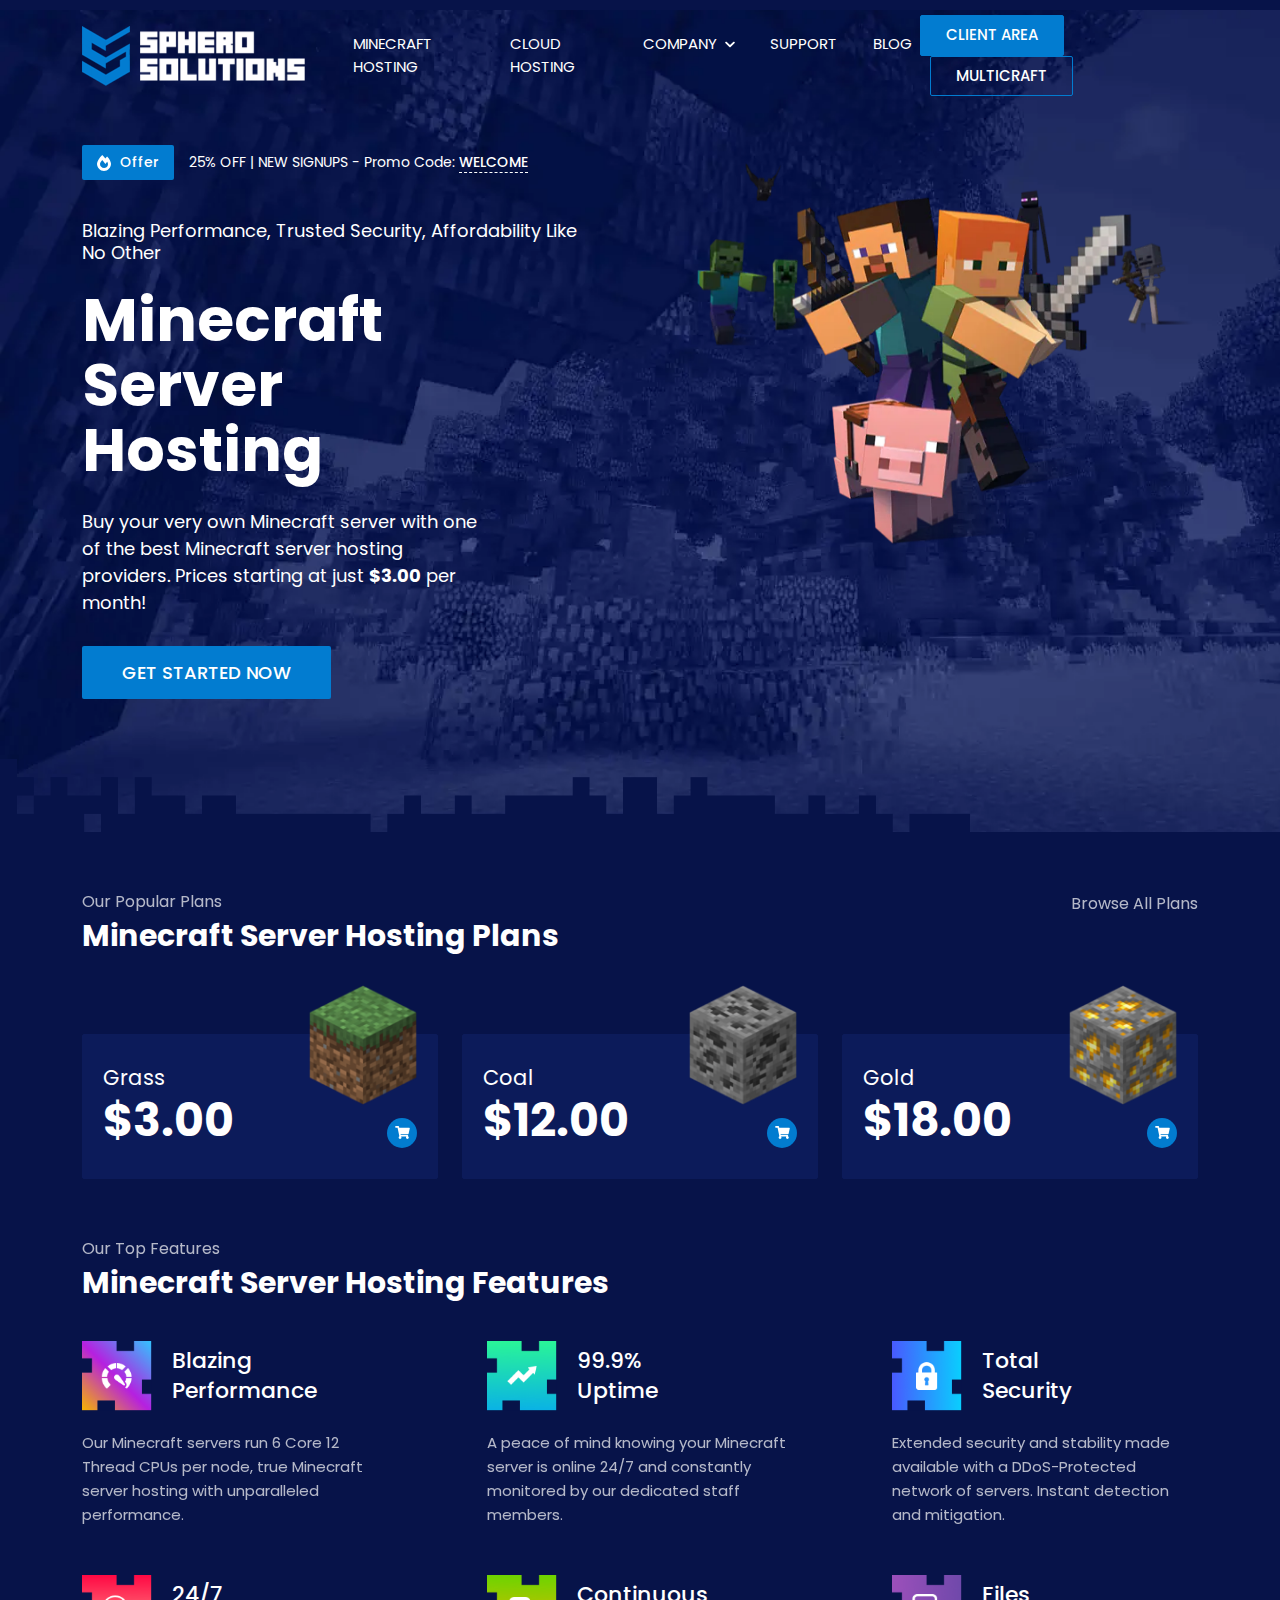
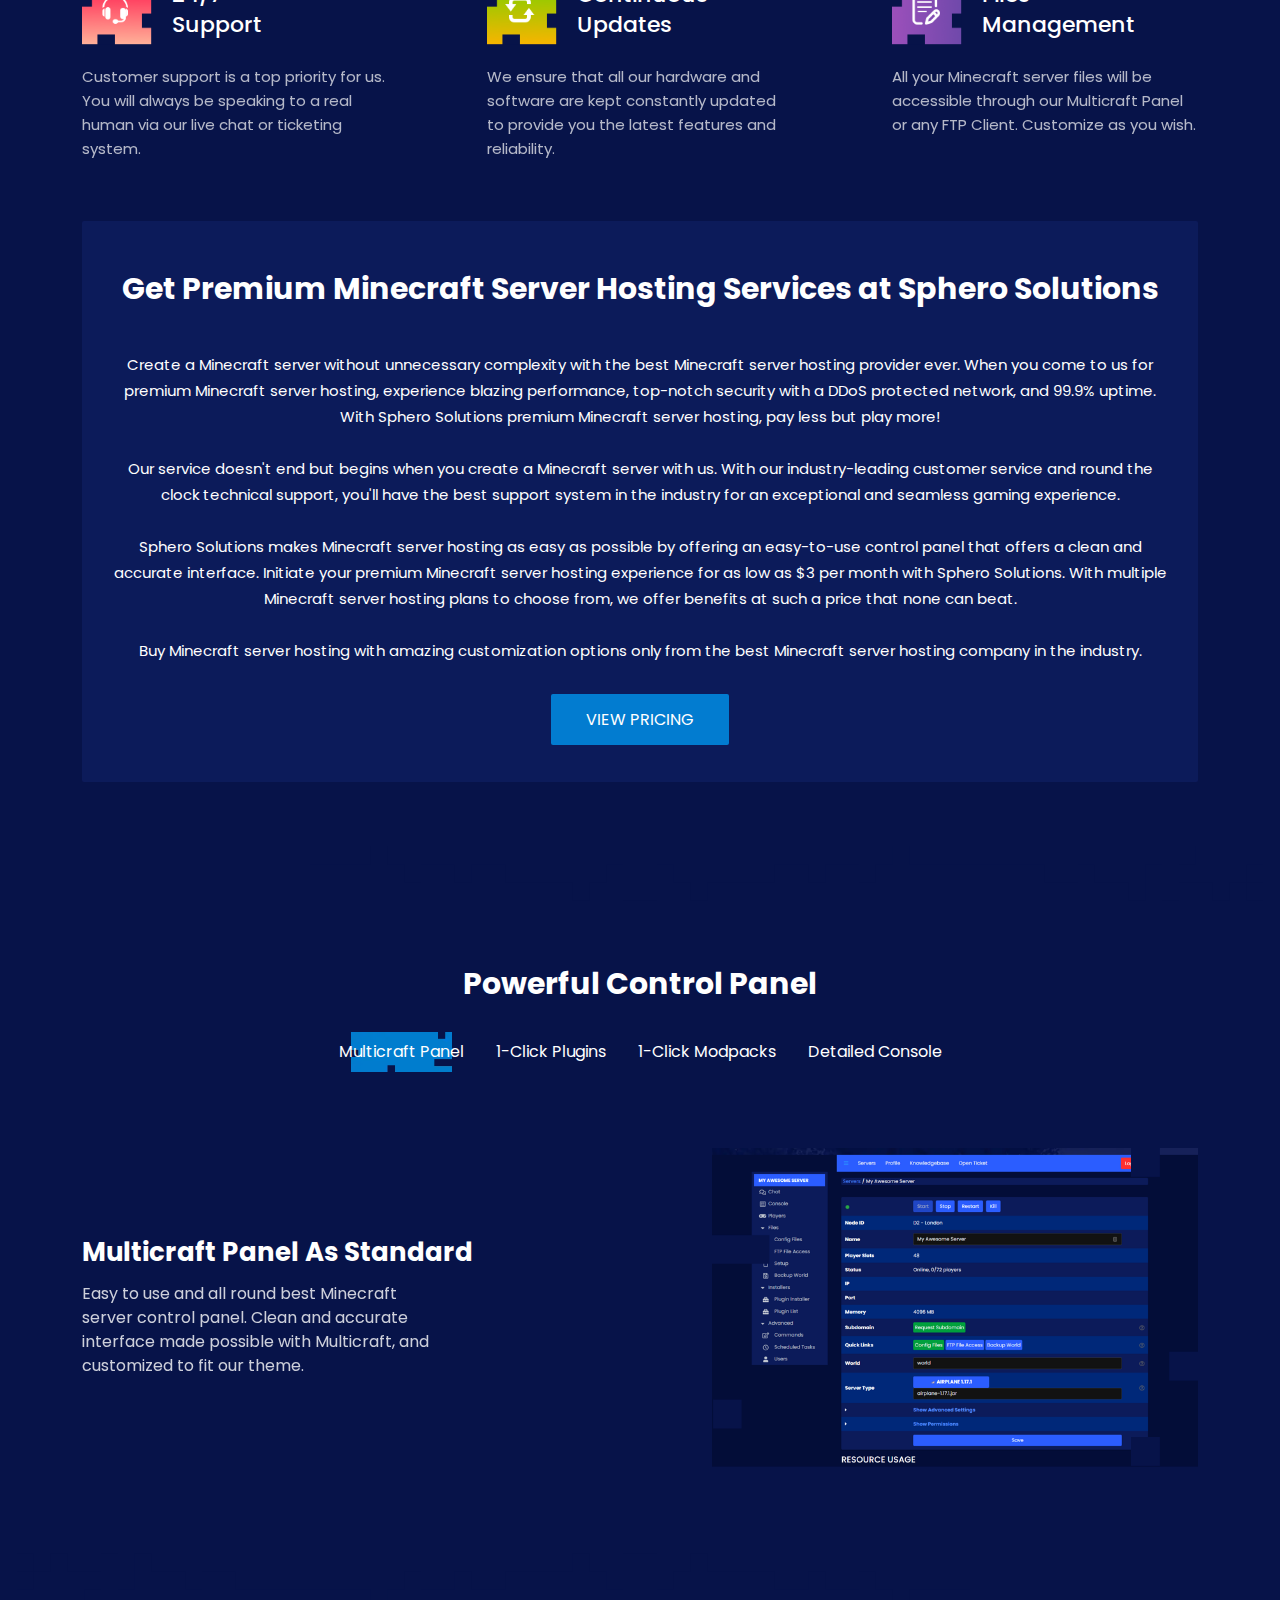
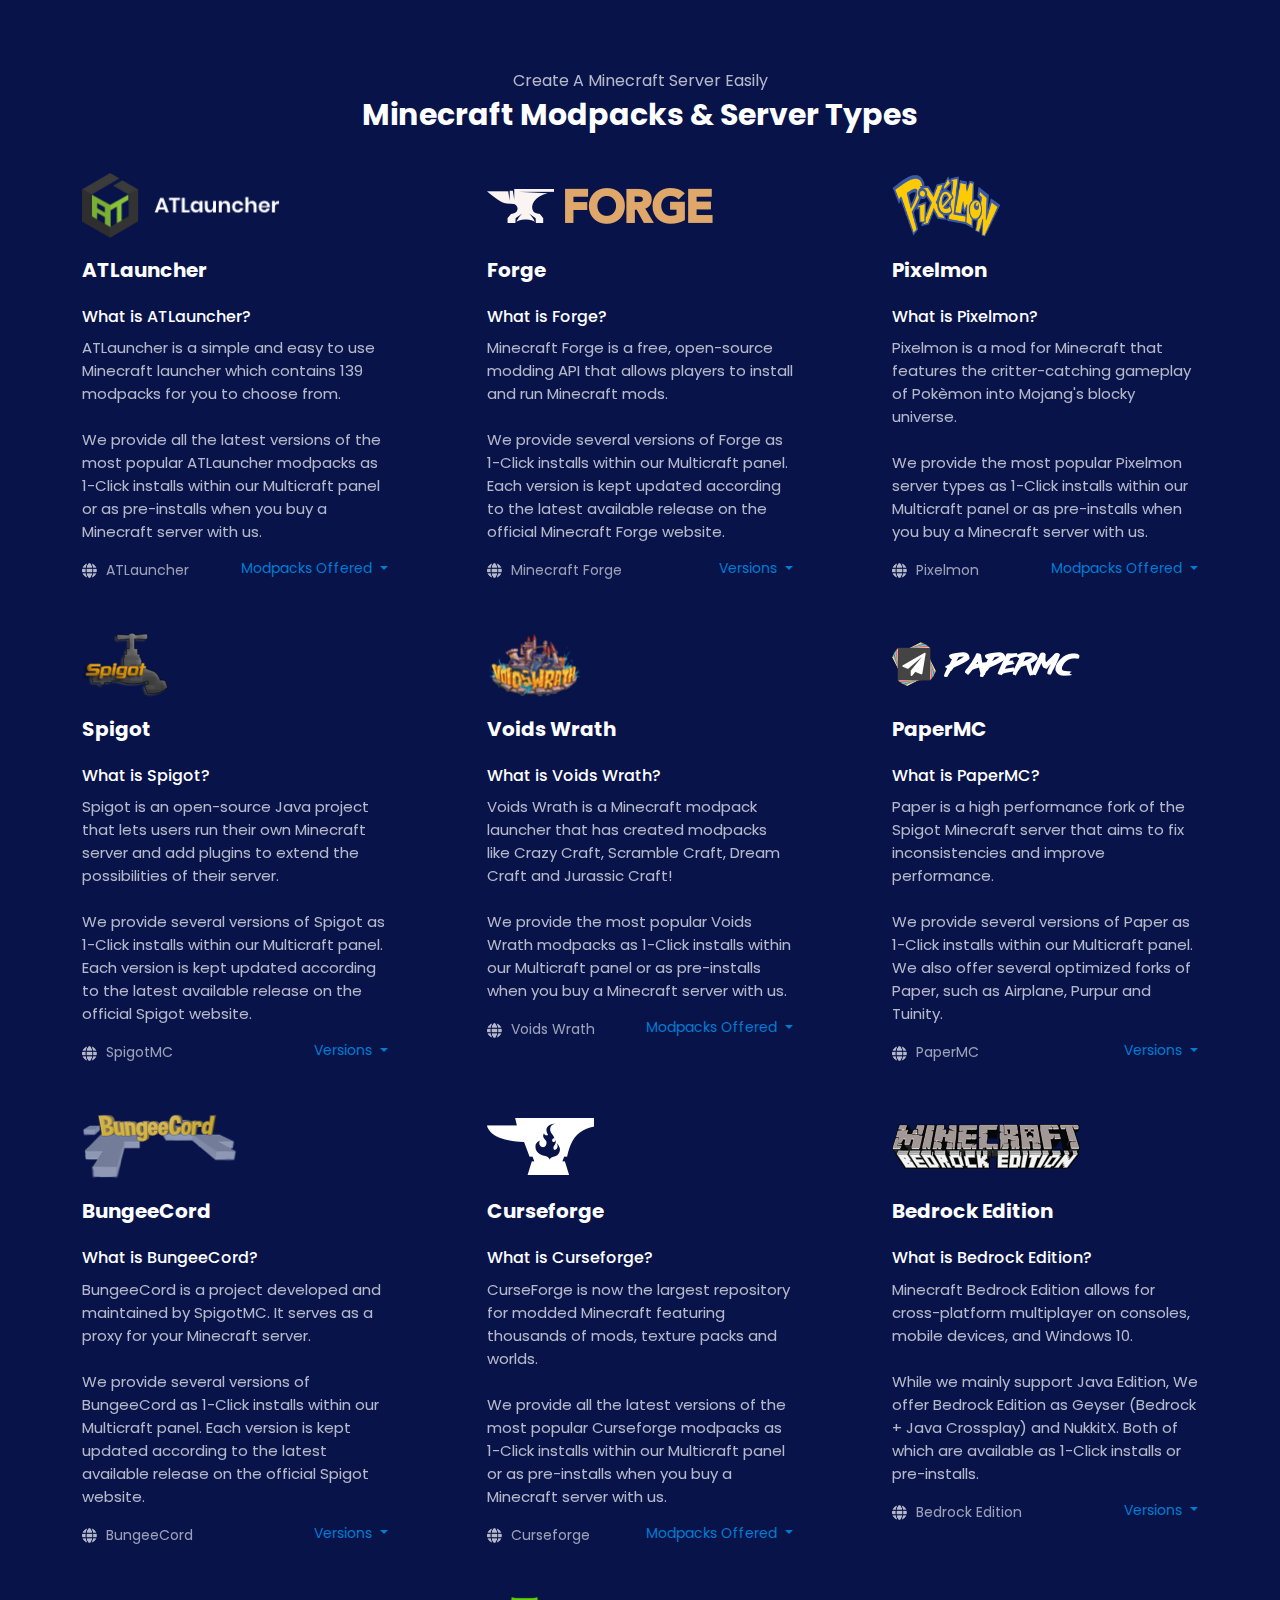
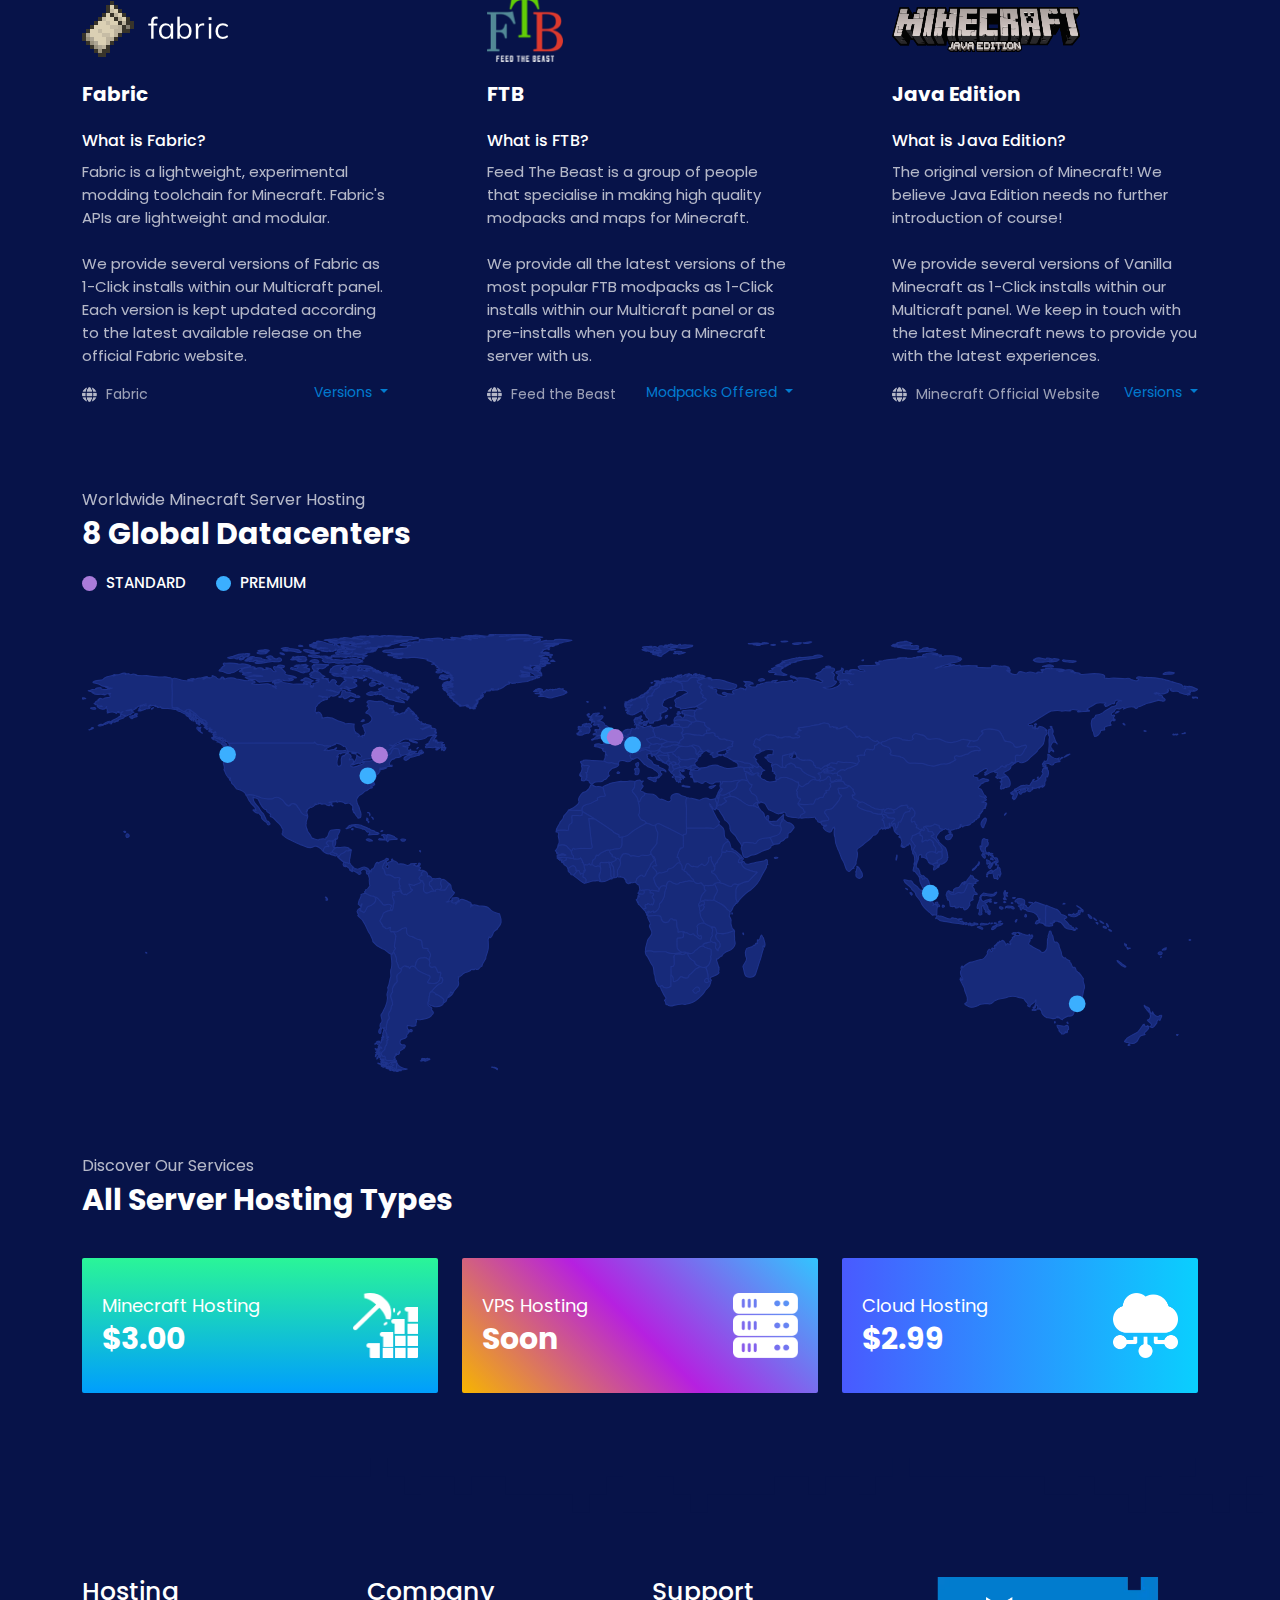
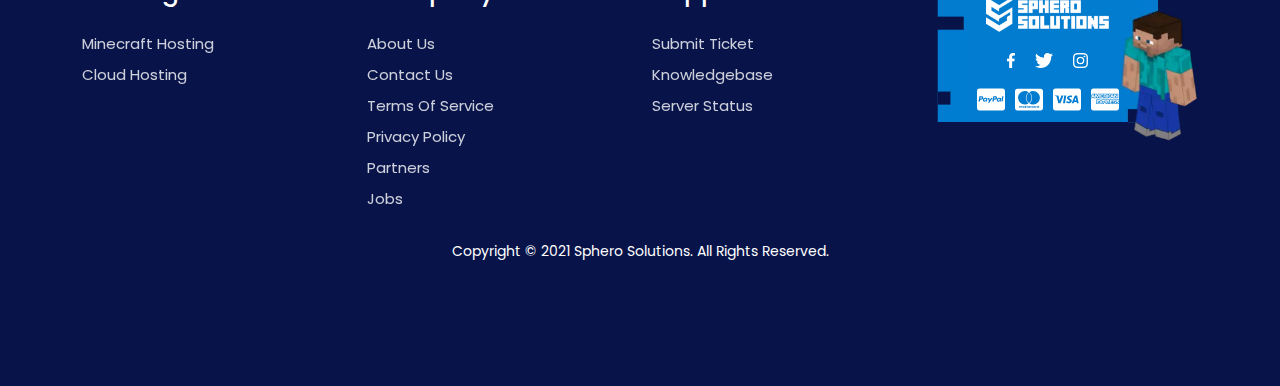
<file: index.html>
<!DOCTYPE html>
<html lang="en">
  <head>
    <!-- Required meta tags -->
    <meta charset="utf-8" />
    <meta name="viewport" content="width=device-width, initial-scale=1" />
    <meta name="robots" content="index, follow" />
    <!-- SEO -->
    <meta
      name="description"
      content="Buy Minecraft server hosting for as low as $3/month with Sphero Solutions. Begin your lag-free, professional Minecraft hosting journey with us."
    />
    <meta
      name="keywords"
      content="minecraft server hosting, minecraft server hosting provider, cheap minecraft hosting services, best minecraft hosting, minecraft hosting, minecraft hosting services, minecraft host, cheap minecraft hosting, create a minecraft server, make a minecraft server, minecraft server host, buy a minecraft server"
    />
    <meta property="og:type" content="website" />
    <meta property="og:url" content="https://spherosolutions.net" />
    <meta property="og:site_name" content="Sphero Solutions" />
    <meta
      property="og:description"
      content="Buy Minecraft server hosting for as low as $3/month with Sphero Solutions. Begin your lag-free, professional Minecraft hosting journey with us."
    />
    <meta
      property="og:keywords"
      content="minecraft server hosting, minecraft server hosting provider, cheap minecraft hosting services, best minecraft hosting, minecraft hosting, minecraft hosting services, minecraft host, cheap minecraft hosting, create a minecraft server, make a minecraft server, minecraft server host, buy a minecraft server"
    />
    <meta name="author" content="Sphero Solutions" />
    <!-- GSC Code -->
    <meta
      name="google-site-verification"
      content="rLW_BP0QvfpYw59zyLtPNX9g91tE6_ZGqYnkKFkGIQA"
    />
    <!-- BWT Code -->
    <meta name="msvalidate.01" content="A46ED5F72FBE26236E09086CEE7552E5" />
    <!-- Canonicalization -->
    <link rel="canonical" href="https://spherosolutions.net/" />
    <!-- Favicon -->
    <link
      rel="shortcut icon"
      type="image/jpg"
      href="./assets/img/favicon.ico"
    />
    <!-- Google Fonts -->
    <link rel="preconnect" href="https://fonts.googleapis.com" />
    <link rel="preconnect" href="https://fonts.gstatic.com" crossorigin />
    <link
      rel="stylesheet"
      media="print"
      onload="this.onload=null;this.removeAttribute('media');"
      href="https://fonts.googleapis.com/css2?family=Poppins:wght@400;500;700&display=swap"
    />
    <noscript>
      <link
        rel="stylesheet"
        href="https://fonts.googleapis.com/css2?family=Poppins:wght@400;500;700&display=swap"
      />
    </noscript>
    <!-- Bootstrap CSS -->
    <link rel="stylesheet" href="./assets/css/bootstrap.min.css" />
    <!-- Custom -->
    <link rel="stylesheet" href="./assets/css/custom.min.css" />
    <!-- Schema -->
    <script type="application/ld+json">
      {
        "@context": "https://schema.org",
        "@type": "Organization",
        "name": "Sphero Solutions",
        "alternateName": "Sphero Solutions",
        "url": "https://spherosolutions.net",
        "description": "The Best Minecraft Server Hosting Provider.",
        "logo": "https://spherosolutions.net/assets/img/logo.png",
        "sameAs": [
          "https://www.facebook.com/spherosolutions/",
          "https://twitter.com/spherosolutions",
          "https://www.instagram.com/spherosolutions/"
        ]
      }
    </script>
    <!-- Global site tag (gtag.js) - Google Analytics -->
    <script
      async
      src="https://www.googletagmanager.com/gtag/js?id=UA-198843556-1"
    ></script>
    <script>
      window.dataLayer = window.dataLayer || [];
      function gtag() {
        dataLayer.push(arguments);
      }
      gtag("js", new Date());

      gtag("config", "UA-198843556-1");
    </script>
    <!-- Title -->
    <title>Minecraft Server Hosting | Buy A Minecraft Server - Sphero Solutions</title>
  </head>
  <body>
    <!-- Header -->
    <header class="main-header">
      <nav class="navbar navbar-expand-lg">
        <div class="container">
          <!-- Logo -->
          <a class="navbar-brand" href="/"
            ><img
              src="./assets/img/logo.png"
              alt="Sphero Solutions Minecraft Server Hosting"
              width="223"
              height="60"
          /></a>
          <button
            class="navbar-toggler"
            type="button"
            data-bs-toggle="collapse"
            data-bs-target="#navbarSupportedContent"
            aria-controls="navbarSupportedContent"
            aria-expanded="false"
            aria-label="Toggle navigation"
          >
            <span class="navbar-toggler-icon"
              ><img
                src="./assets/img/icons/bars.png"
                width="23"
                height="20"
                alt="Toggle"
            /></span>
          </button>
          <div class="collapse navbar-collapse" id="navbarSupportedContent">
            <!-- Main Menu -->
            <ul class="navbar-nav me-auto mb-2 mb-lg-0">
              <li class="nav-item">
                <a class="nav-link" href="./minecraft">MINECRAFT HOSTING</a>
              </li>
              <li class="nav-item">
                <a class="nav-link" href="./cloudhosting">CLOUD HOSTING</a>
              </li>
              <li class="nav-item dropdown">
                <a
                  class="nav-link dropdown-toggle"
                  href="#"
                  id="navbarDropdown"
                  role="button"
                  data-bs-toggle="dropdown"
                  aria-expanded="false"
                >
                  COMPANY
                </a>
                <ul class="dropdown-menu" aria-labelledby="navbarDropdown">
                  <li>
                    <a class="dropdown-item" href="./about">About Us</a>
                  </li>
                  <li>
                    <a class="dropdown-item" href="./jobs">Job Openings</a>
                  </li>
                  <li>
                    <a class="dropdown-item" href="./partners">Partners</a>
                  </li>
                  <li>
                    <a
                      class="dropdown-item"
                      href="https://status.spherosolutions.net/"
                      >Server Status</a
                    >
                  </li>
                </ul>
              </li>
              <li class="nav-item">
                <a class="nav-link" href="./support">SUPPORT</a>
              </li>
              <li class="nav-item">
                <a class="nav-link" href="./blog">BLOG</a>
              </li>
            </ul>
            <div class="btns">
              <a
                class="billing-btn"
                href="https://spherosolutions.net/billing/index.php?rp=/login"
                >CLIENT AREA</a
              >
              <a
                class="panel-btn"
                href="https://mc.spherosolutions.net/site/login"
                >MULTICRAFT</a
              >
            </div>
          </div>
        </div>
      </nav>
    </header>
    <!-- Hero Section -->
    <div class="hero-sections">
      <div class="container">
        <div class="row">
          <div class="col-md-6">
            <div class="info">
              <!-- Offer -->
              <div class="offer">
                <span class="trend"
                  ><img
                    src="./assets/img/icons/fire-alt.svg"
                    alt="Minecraft Server Hosting Promo"
                    width="14"
                    height="16"
                  />
                  Offer</span
                >
                <span class="text"
                  >25% OFF | NEW SIGNUPS - Promo Code:
                  <a href="./minecraft">Welcome</a></span
                >
              </div>
              <div class="content">
                <h5>
                  Blazing Performance, Trusted Security, Affordability Like No
                  Other
                </h5>
                <h1>
                  Minecraft Server<br />
                  Hosting
                </h1>
                <p>
                  Buy your very own Minecraft server with one of the best
                  Minecraft server hosting providers. Prices starting at just
                  <b>$3.00</b> per month!
                </p>
                <a href="./minecraft">GET STARTED NOW</a>
              </div>
            </div>
          </div>
          <div class="col-md-6">
            <img
              src="./assets/img/header-hero.webp"
              alt="Minecraft Server Hosting"
              class="main-hero"
              width="100%"
            />
          </div>
        </div>
      </div>
      <img
        class="border-top-img"
        src="./assets/img/border-top.png"
        alt="Minecraft Server Hosting"
        width="100%"
        height="73"
      />
    </div>
    <!-- Popular Plans -->
    <div class="popular-plans">
      <div class="container">
        <!-- Heading -->
        <div class="head-title">
          <div class="info">
            <h3>Our Popular Plans</h3>
            <h2>Minecraft Server Hosting Plans</h2>
          </div>
          <a href="./minecraft">Browse All Plans</a>
        </div>
        <!-- Content -->
        <div class="content">
          <div class="row">
            <!-- Item -->
            <div class="col-md-4">
              <div class="item">
                <img
                  class="tier"
                  src="./assets/img/tiers/grass.png"
                  alt="Minecraft Server Hosting Grass Pricing Plan"
                  width="108"
                  height="120"
                />
                <h3>Grass</h3>
                <h2>$3.00</h2>
                <a class="order" href="./minecraft"
                  ><img
                    src="./assets/img/icons/shopping-cart.svg"
                    alt="Shopping Cart"
                    width="15"
                    height="13"
                /></a>
              </div>
            </div>
            <!-- Item -->
            <div class="col-md-4">
              <div class="item">
                <img
                  class="tier"
                  src="./assets/img/tiers/coal.png"
                  alt="Minecraft Server Hosting Coal Pricing Plan"
                  width="108"
                  height="120"
                />
                <h3>Coal</h3>
                <h2>$12.00</h2>
                <a class="order" href="./minecraft"
                  ><img
                    src="./assets/img/icons/shopping-cart.svg"
                    alt="Shopping Cart"
                    width="15"
                    height="13"
                /></a>
              </div>
            </div>
            <!-- Item -->
            <div class="col-md-4">
              <div class="item">
                <img
                  class="tier"
                  src="./assets/img/tiers/gold.png"
                  alt="Minecraft Server Hosting Gold Pricing Plan"
                  width="108"
                  height="120"
                />
                <h3>Gold</h3>
                <h2>$18.00</h2>
                <a class="order" href="./minecraft"
                  ><img
                    src="./assets/img/icons/shopping-cart.svg"
                    alt="Shopping Cart"
                    width="15"
                    height="13"
                /></a>
              </div>
            </div>
          </div>
        </div>
      </div>
    </div>
    <!-- Features -->
    <div class="features">
      <div class="container">
        <!-- Heading -->
        <div class="head-title">
          <div class="info">
            <h3>Our Top Features</h3>
            <h2>Minecraft Server Hosting Features</h2>
          </div>
        </div>
        <div class="content">
          <div class="row mb-5">
            <!-- Item -->
            <div class="col-md-4">
              <div class="item">
                <div class="flex">
                  <img
                    src="./assets/img/icons/performance.png"
                    alt="Blazing Performance"
                    width="70"
                    height="70"
                  />
                  <h3>
                    Blazing <br />
                    Performance
                  </h3>
                </div>
                <p>
                  Our Minecraft servers run 6 Core 12 Thread CPUs per node,
                  true Minecraft server hosting with unparalleled performance.
                </p>
              </div>
            </div>
            <!-- Item -->
            <div class="col-md-4">
              <div class="item">
                <div class="flex">
                  <img
                    src="./assets/img/icons/uptime.png"
                    alt="99.9% Uptime"
                    width="70"
                    height="70"
                  />
                  <h3>
                    99.9%
                    <br />
                    Uptime
                  </h3>
                </div>
                <p>
                  A peace of mind knowing your Minecraft server is online 24/7
                  and constantly monitored by our dedicated staff members.
                </p>
              </div>
            </div>
            <!-- Item -->
            <div class="col-md-4">
              <div class="item">
                <div class="flex">
                  <img
                    src="./assets/img/icons/security.png"
                    alt="Total Security"
                    width="70"
                    height="70"
                  />
                  <h3>
                    Total
                    <br />
                    Security
                  </h3>
                </div>
                <p>
                  Extended security and stability made available with a
                  DDoS-Protected network of servers. Instant detection and
                  mitigation.
                </p>
              </div>
            </div>
          </div>
          <div class="row">
            <!-- Item -->
            <div class="col-md-4">
              <div class="item">
                <div class="flex">
                  <img
                    src="./assets/img/icons/support.png"
                    alt="24/7 Support"
                    width="70"
                    height="70"
                  />
                  <h3>
                    24/7
                    <br />
                    Support
                  </h3>
                </div>
                <p>
                  Customer support is a top priority for us. You will always be 
                  speaking to a real human via our live chat or ticketing system.
                </p>
              </div>
            </div>
            <!-- Item -->
            <div class="col-md-4">
              <div class="item">
                <div class="flex">
                  <img
                    src="./assets/img/icons/updates.png"
                    alt="Continuous Updates"
                    width="70"
                    height="70"
                  />
                  <h3>
                    Continuous
                    <br />
                    Updates
                  </h3>
                </div>
                <p>
                  We ensure that all our hardware and software are kept
                  constantly updated to provide you the latest features and
                  reliability.
                </p>
              </div>
            </div>
            <!-- Item -->
            <div class="col-md-4">
              <div class="item">
                <div class="flex">
                  <img
                    src="./assets/img/icons/files.png"
                    alt="Files Management"
                    width="70"
                    height="70"
                  />
                  <h3>
                    Files
                    <br />
                    Management
                  </h3>
                </div>
                <p>
                  All your Minecraft server files will be accessible through our
                  Multicraft Panel or any FTP Client. Customize as you wish.
                </p>
              </div>
            </div>
          </div>
        </div>
      </div>
    </div>
    <!-- Call To Action -->
    <div class="container">
      <div class="call-to-action">
        <h2>Get Premium Minecraft Server Hosting Services at Sphero Solutions</h2>
        <p>
          Create a Minecraft server without unnecessary complexity with the best Minecraft server hosting provider ever. 
          When you come to us for premium Minecraft server hosting, experience blazing performance, top-notch security with a DDoS protected network, 
          and 99.9% uptime. With Sphero Solutions premium Minecraft server hosting, pay less but play more!
          <br>
          <br>
          Our service doesn't end but begins when you create a Minecraft server with us. 
          With our industry-leading customer service and round the clock technical support, 
          you'll have the best support system in the industry for an exceptional and seamless gaming experience.
          <br>
          <br>
          Sphero Solutions makes Minecraft server hosting as easy as possible by offering an easy-to-use control panel 
          that offers a clean and accurate interface. Initiate your premium Minecraft server hosting experience for as low as $3 per month with Sphero Solutions. 
          With multiple Minecraft server hosting plans to choose from, we offer benefits at such a price that none can beat.
          <br>
          <br>
          Buy Minecraft server hosting with amazing customization options only from the best Minecraft server hosting company in the industry.
        </p>
        <br>
        <a href="./minecraft">VIEW PRICING</a>
      </div>
    </div>
    <!-- Multicraft Panel -->
    <img
      class="top-border-panel"
      src="./assets/img/border-top.png"
      alt="Minecraft Server Hosting"
      width="100%"
      height="73"
    />
    <div class="panel">
      <div class="container">
        <div class="custom-heading">
          <h2>Powerful Control Panel</h2>
        </div>
        <div class="tabs">
          <ul class="nav nav-pills mb-3" id="pills-tab" role="tablist">
            <li class="nav-item" role="presentation">
              <button
                class="nav-link active"
                id="pills-Multicraft-tab"
                data-bs-toggle="pill"
                data-bs-target="#pills-Multicraft"
                type="button"
                role="tab"
                aria-controls="pills-Multicraft"
                aria-selected="true"
              >
                Multicraft Panel
              </button>
            </li>
            <li class="nav-item" role="presentation">
              <button
                class="nav-link"
                id="pills-manager-tab"
                data-bs-toggle="pill"
                data-bs-target="#pills-manager"
                type="button"
                role="tab"
                aria-controls="pills-manager"
                aria-selected="false"
              >
                1-Click Plugins
              </button>
            </li>
            <li class="nav-item" role="presentation">
              <button
                class="nav-link"
                id="pills-modpacks-tab"
                data-bs-toggle="pill"
                data-bs-target="#pills-modpacks"
                type="button"
                role="tab"
                aria-controls="pills-modpacks"
                aria-selected="false"
              >
                1-Click Modpacks
              </button>
            </li>
            <li class="nav-item" role="presentation">
              <button
                class="nav-link"
                id="pills-plugins-tab"
                data-bs-toggle="pill"
                data-bs-target="#pills-plugins"
                type="button"
                role="tab"
                aria-controls="pills-plugins"
                aria-selected="false"
              >
                Detailed Console
              </button>
            </li>
          </ul>
          <div class="tab-content" id="pills-tabContent">
            <div
              class="tab-pane fade show active"
              id="pills-Multicraft"
              role="tabpanel"
              aria-labelledby="pills-Multicraft-tab"
            >
              <div class="row">
                <div class="col-md-6 relative">
                  <div class="info absolute">
                    <h2>Multicraft Panel As Standard</h2>
                    <p>
                      Easy to use and all round best Minecraft server control
                      panel. Clean and accurate interface made possible with
                      Multicraft, and customized to fit our theme. 
                    </p>
                  </div>
                </div>
                <div class="col-md-6 text-right">
                  <img
                    class="main-panel"
                    src="./assets/img/panel/panel.png"
                    alt="Multicraft Panel"
                    width="100%"
                  />
                </div>
              </div>
            </div>
            <div
              class="tab-pane fade"
              id="pills-manager"
              role="tabpanel"
              aria-labelledby="pills-manager-tab"
            >
              <div class="row">
                <div class="col-md-6 relative">
                  <div class="info absolute">
                    <h2>1-Click Install Minecraft Plugins</h2>
                    <p>
                      Our Multicraft panel offers our users a quick and comprehensive
                      way of installing popular Bukkit, Spigot, Pocketmine and NukkitX
                      plugins. Done with just 1-Click. 
                    </p>
                  </div>
                </div>
                <div class="col-md-6 text-right">
                  <img
                    class="main-panel"
                    src="./assets/img/panel/plugins.png"
                    alt="Minecraft Plugin Installer"
                    width="100%"
                  />
                </div>
              </div>
            </div>
            <div
              class="tab-pane fade"
              id="pills-modpacks"
              role="tabpanel"
              aria-labelledby="pills-modpacks-tab"
            >
              <div class="row">
                <div class="col-md-6 relative">
                  <div class="info absolute">
                    <h2>1-Click Install Minecraft Modpacks</h2>
                    <p>
                      Install popular Minecraft modpacks with just 1-Click through
                      our Multicraft panel. All of which are kept updated
                      to the latest versions within our repositories. 
                    </p>
                  </div>
                </div>
                <div class="col-md-6 text-right">
                  <img
                    class="main-panel"
                    src="./assets/img/panel/modpacks.png"
                    alt="Minecraft Modpack Installer"
                    width="100%"
                  />
                </div>
              </div>
            </div>
            <div
              class="tab-pane fade"
              id="pills-plugins"
              role="tabpanel"
              aria-labelledby="pills-plugins-tab"
            >
              <div class="row">
                <div class="col-md-6 relative">
                  <div class="info absolute">
                    <h2>Console & Server Logs</h2>
                    <p>
                      Be able to see what is happening within your server at any
                      moment. Our Multicraft panel console is beautifully color
                      coded for easier reference.
                    </p>
                  </div>
                </div>
                <div class="col-md-6 text-right">
                  <img
                    class="main-panel"
                    src="./assets/img/panel/console.png"
                    alt="Multicraft Console"
                    width="100%"
                  />
                </div>
              </div>
            </div>
          </div>
        </div>
      </div>
    </div>
    <img
      class="bottom-border-panel"
      src="./assets/img/border-top.png"
      alt="Minecraft Server Hosting"
      width="100%"
      height="73"
    />

    <!-- Server Types -->
    <div class="server-types relative">
      <div class="container">
        <!-- Heading -->
        <div class="head-title">
          <div class="info text-center">
            <h3>Create A Minecraft Server Easily</h3>
            <h2>Minecraft Modpacks & Server Types</h2>
          </div>
        </div>
        <!-- Items -->
        <div class="items">
          <!-- Row #1 -->
          <div class="row">
            <!-- Item -->
            <div class="col-md-4">
              <div class="item">
                <div class="brand-wrap">
                  <img
                    class="brand-server"
                    src="./assets/img/types/atlauncher.png"
                    alt="ATLauncher"
                  />
                </div>
                <h3>ATLauncher</h3>
                <h4>What is ATLauncher?</h4>
                <p>
                  ATLauncher is a simple and easy to use Minecraft launcher which contains 139 modpacks for you to choose from.
                  <br>
                  <br>
                  We provide all the latest versions of the most popular ATLauncher modpacks as 1-Click installs within our Multicraft panel or
                  as pre-installs when you buy a Minecraft server with us.
                </p>
                <div class="flex align-center details-server">
                  <div class="website">
                    <img src="./assets/img/globe.png" alt="website" />
                    <a href="https://atlauncher.com/">ATLauncher</a>
                  </div>
                  <div class="dropdown versions-dropdown">
                    <a
                      class="nav-link dropdown-toggle"
                      href="#"
                      id="navbarDropdownVersions"
                      role="button"
                      data-bs-toggle="dropdown"
                      aria-expanded="false"
                    >
                      Modpacks Offered
                    </a>
                    <ul
                      class="dropdown-menu"
                      aria-labelledby="navbarDropdownVersions"
                    >
                      <li>A Bit Of Everything</li>
                      <li>Bevo's Tech Pack</li>
                      <li>Bytesize</li>
                      <li>Crainer Craft</li>
                      <li>Crundee Craft</li>
                      <li>DNS Techpack</li>
                      <li>Hermitcraft</li>
                      <li>Journey to the Core</li>
                      <li>Jurassic World</li>
                      <li>Natural Magic</li>
                      <li>Resonant Rise</li>
                      <li>Revenge of the C-Team</li>
                      <li>Revolution</li>
                      <li>Revolution 3</li>
                      <li>Sky Factory</li>
                      <li>Sky Factory 4</li>
                      <li>Technode Firmacraft</li>
                      <li>The Aftermath</li>
                      <li>The Crack Pack</li>
                      <li>Troll Craft</li>
                      <li>Xisuminati</li>
                      <li>Yogscast Complete Pack</li>
                    </ul>
                  </div>
                </div>
              </div>
            </div>
            <!-- Item -->
            <div class="col-md-4">
              <div class="item">
                <div class="brand-wrap">
                  <img
                    class="brand-server"
                    src="./assets/img/types/forge.png"
                    alt="Forge"
                  />
                </div>
                <h3>Forge</h3>
                <h4>What is Forge?</h4>
                <p>
                  Minecraft Forge is a free, open-source modding API that allows players to install and run Minecraft mods.
                  <br>
                  <br>
                  We provide several versions of Forge as 1-Click installs within our Multicraft panel. Each version is kept
                  updated according to the latest available release on the official Minecraft Forge website.
                </p>
                <div class="flex align-center details-server">
                  <div class="website">
                    <img src="./assets/img/globe.png" alt="website" />
                    <a href="https://minecraftforge.net/">Minecraft Forge</a>
                  </div>
                  <div class="dropdown versions-dropdown">
                    <a
                      class="nav-link dropdown-toggle"
                      href="#"
                      id="navbarDropdownVersions"
                      role="button"
                      data-bs-toggle="dropdown"
                      aria-expanded="false"
                    >
                      Versions
                    </a>
                    <ul
                      class="dropdown-menu"
                      aria-labelledby="navbarDropdownVersions"
                    >
                      <li>1.17.1</li>
                      <li>1.16.5</li>
                      <li>1.15.2</li>
                      <li>1.14.4</li>
                      <li>1.13.2</li>
                      <li>1.12.2</li>
                      <li>1.10.2</li>
                      <li>1.9.4</li>
                      <li>1.8.9</li>
                      <li>1.7.10</li>
                      <li>1.6.4</li>
                    </ul>
                  </div>
                </div>
              </div>
            </div>
            <!-- Item -->
            <div class="col-md-4">
              <div class="item">
                <div class="brand-wrap">
                  <img
                    class="brand-server"
                    src="./assets/img/types/pixelmon.png"
                    alt="Pixelmon"
                  />
                </div>
                <h3>Pixelmon</h3>
                <h4>What is Pixelmon?</h4>
                <p>
                  Pixelmon is a mod for Minecraft that features the critter-catching gameplay of Pokèmon into Mojang's blocky universe.
                  <br>
                  <br>
                  We provide the most popular Pixelmon server types as 1-Click installs within our Multicraft panel or
                  as pre-installs when you buy a Minecraft server with us.
                </p>
                <div class="flex align-center details-server">
                  <div class="website">
                    <img src="./assets/img/globe.png" alt="website" />
                    <a href="#">Pixelmon</a>
                  </div>
                  <div class="dropdown versions-dropdown">
                    <a
                      class="nav-link dropdown-toggle"
                      href="#"
                      id="navbarDropdownVersions"
                      role="button"
                      data-bs-toggle="dropdown"
                      aria-expanded="false"
                    >
                      Modpacks Offered
                    </a>
                    <ul
                      class="dropdown-menu"
                      aria-labelledby="navbarDropdownVersions"
                    >
                      <li>Pixelmon Generations</li>
                      <li>Pixelmon Reforged</li>
                    </ul>
                  </div>
                </div>
              </div>
            </div>
          </div>
          <!-- Row #2 -->
          <div class="row">
            <!-- Item -->
            <div class="col-md-4">
              <div class="item">
                <div class="brand-wrap">
                  <img
                    class="brand-server"
                    src="./assets/img/types/spigot.png"
                    alt="Spigot"
                  />
                </div>
                <h3>Spigot</h3>
                <h4>What is Spigot?</h4>
                <p>
                  Spigot is an open-source Java project that lets users run their own Minecraft server and add plugins to extend the possibilities of their server. 
                  <br>
                  <br>
                  We provide several versions of Spigot as 1-Click installs within our Multicraft panel. Each version is kept
                  updated according to the latest available release on the official Spigot website.
                </p>
                <div class="flex align-center details-server">
                  <div class="website">
                    <img src="./assets/img/globe.png" alt="website" />
                    <a href="https://www.spigotmc.org/">SpigotMC</a>
                  </div>
                  <div class="dropdown versions-dropdown">
                    <a
                      class="nav-link dropdown-toggle"
                      href="#"
                      id="navbarDropdownVersions"
                      role="button"
                      data-bs-toggle="dropdown"
                      aria-expanded="false"
                    >
                      Versions
                    </a>
                    <ul
                      class="dropdown-menu"
                      aria-labelledby="navbarDropdownVersions"
                    >
                    <li>1.17.1</li>
                    <li>1.17</li>
                    <li>1.16.5</li>
                    <li>1.15.2</li>
                    <li>1.14.4</li>
                    <li>1.13.2</li>
                    <li>1.12.2</li>
                    <li>1.11.2</li>
                    <li>1.10.2</li>
                    <li>1.9.4</li>
                    <li>1.8.8</li>
                    </ul>
                  </div>
                </div>
              </div>
            </div>
            <!-- Item -->
            <div class="col-md-4">
              <div class="item">
                <div class="brand-wrap">
                  <img
                    class="brand-server"
                    src="./assets/img/types/voidswrath.png"
                    alt="Voids Wrath"
                  />
                </div>
                <h3>Voids Wrath</h3>
                <h4>What is Voids Wrath?</h4>
                <p>
                  Voids Wrath is a Minecraft modpack launcher that has created modpacks like Crazy Craft, Scramble Craft, Dream Craft and Jurassic Craft!
                  <br>
                  <br>
                  We provide the most popular Voids Wrath modpacks as 1-Click installs within our Multicraft panel or
                  as pre-installs when you buy a Minecraft server with us.
                </p>
                <div class="flex align-center details-server">
                  <div class="website">
                    <img src="./assets/img/globe.png" alt="website" />
                    <a href="https://voidswrath.com/">Voids Wrath</a>
                  </div>
                  <div class="dropdown versions-dropdown">
                    <a
                      class="nav-link dropdown-toggle"
                      href="#"
                      id="navbarDropdownVersions"
                      role="button"
                      data-bs-toggle="dropdown"
                      aria-expanded="false"
                    >
                      Modpacks Offered
                    </a>
                    <ul
                      class="dropdown-menu"
                      aria-labelledby="navbarDropdownVersions"
                    >
                      <li>Crazy Craft 4</li>
                      <li>Crusader Craft</li>
                      <li>Jurassic Craft 2</li>
                      <li>Pokepack</li>
                    </ul>
                  </div>
                </div>
              </div>
            </div>
            <!-- Item -->
            <div class="col-md-4">
              <div class="item">
                <div class="brand-wrap">
                  <img
                    class="brand-server"
                    src="./assets/img/types/papermc.png"
                    alt="PaperMC"
                  />
                </div>
                <h3>PaperMC</h3>
                <h4>What is PaperMC?</h4>
                <p>
                  Paper is a high performance fork of the Spigot Minecraft server that aims to fix inconsistencies and improve performance.
                  <br>
                  <br>
                  We provide several versions of Paper as 1-Click installs within our Multicraft panel. We also offer several 
                  optimized forks of Paper, such as Airplane, Purpur and Tuinity.
                </p>
                <div class="flex align-center details-server">
                  <div class="website">
                    <img src="./assets/img/globe.png" alt="website" />
                    <a href="https://papermc.io/">PaperMC</a>
                  </div>
                  <div class="dropdown versions-dropdown">
                    <a
                      class="nav-link dropdown-toggle"
                      href="#"
                      id="navbarDropdownVersions"
                      role="button"
                      data-bs-toggle="dropdown"
                      aria-expanded="false"
                    >
                      Versions
                    </a>
                    <ul
                      class="dropdown-menu"
                      aria-labelledby="navbarDropdownVersions"
                    >
                    <li>1.17.1</li>
                    <li>1.17</li>
                    <li>1.16.5</li>
                    <li>1.15.2</li>
                    <li>1.14.4</li>
                    <li>1.13.2</li>
                    <li>1.12.2</li>
                    <li>1.11.2</li>
                    <li>1.10.2</li>
                    <li>1.9.4</li>
                    <li>1.8.8</li>
                    </ul>
                  </div>
                </div>
              </div>
            </div>
          </div>
          <!-- Row #3 -->
          <div class="row">
            <!-- Item -->
            <div class="col-md-4">
              <div class="item">
                <div class="brand-wrap">
                  <img
                    class="brand-server"
                    src="./assets/img/types/bungeecord.png"
                    alt="BungeeCord"
                  />
                </div>
                <h3>BungeeCord</h3>
                <h4>What is BungeeCord?</h4>
                <p>
                  BungeeCord is a project developed and maintained by SpigotMC. It serves as a proxy for your Minecraft server.
                  <br>
                  <br>
                  We provide several versions of BungeeCord as 1-Click installs within our Multicraft panel. Each version is kept
                  updated according to the latest available release on the official Spigot website.
                </p>
                <div class="flex align-center details-server">
                  <div class="website">
                    <img src="./assets/img/globe.png" alt="website" />
                    <a href="https://www.spigotmc.org/wiki/bungeecord/">BungeeCord</a>
                  </div>
                  <div class="dropdown versions-dropdown">
                    <a
                      class="nav-link dropdown-toggle"
                      href="#"
                      id="navbarDropdownVersions"
                      role="button"
                      data-bs-toggle="dropdown"
                      aria-expanded="false"
                    >
                      Versions
                    </a>
                    <ul
                      class="dropdown-menu"
                      aria-labelledby="navbarDropdownVersions"
                    >
                      <li>1.17.1</li>
                      <li>1.7.10</li>
                      <li>1.6.4</li>
                    </ul>
                  </div>
                </div>
              </div>
            </div>
            <!-- Item -->
            <div class="col-md-4">
              <div class="item">
                <div class="brand-wrap">
                  <img
                    class="brand-server"
                    src="./assets/img/types/curseforge.png"
                    alt="Curseforge"
                  />
                </div>
                <h3>Curseforge</h3>
                <h4>What is Curseforge?</h4>
                <p>
                  CurseForge is now the largest repository for modded Minecraft featuring thousands of mods, texture packs and worlds.
                  <br>
                  <br>
                  We provide all the latest versions of the most popular Curseforge modpacks as 1-Click installs within our Multicraft panel or
                  as pre-installs when you buy a Minecraft server with us.
                </p>
                <div class="flex align-center details-server">
                  <div class="website">
                    <img src="./assets/img/globe.png" alt="website" />
                    <a href="https://www.curseforge.com/minecraft/modpacks">Curseforge</a>
                  </div>
                  <div class="dropdown versions-dropdown">
                    <a
                      class="nav-link dropdown-toggle"
                      href="#"
                      id="navbarDropdownVersions"
                      role="button"
                      data-bs-toggle="dropdown"
                      aria-expanded="false"
                    >
                      Modpacks Offered
                    </a>
                    <ul
                      class="dropdown-menu"
                      aria-labelledby="navbarDropdownVersions"
                    >
                      <li>Agrarian Skies 2</li>
                      <li>All of Fabric 2</li>
                      <li>All of Fabric 3</li>
                      <li>All the Mods 3</li>
                      <li>All the Mods 4</li>
                      <li>All the Mods 5</li>
                      <li>All the Mods 6</li>
                      <li>Dungeons Dragons and Space Shuttles</li>
                      <li>Enigmatica 2</li>
                      <li>Enigmatica 4</li>
                      <li>Enigmatica 5</li>
                      <li>Enigmatica 6</li>
                      <li>Farming Valley</li>
                      <li>Kinda Crazy Craft</li>
                      <li>Life in the Village</li>
                      <li>MC Eternal</li>
                      <li>Project Ozone 3</li>
                      <li>Project Ozone Lite</li>
                      <li>Rebirth of the Night</li>
                      <li>RLCraft</li>
                      <li>Roguelike Adventures and Dungeons</li>
                      <li>SevTech Ages</li>
                      <li>Valhelsia 2</li>
                      <li>Valhelsia 3</li>
                      <li>World of Dragons</li>
                    </ul>
                  </div>
                </div>
              </div>
            </div>
            <!-- Item -->
            <div class="col-md-4">
              <div class="item">
                <div class="brand-wrap">
                  <img
                    class="brand-server"
                    src="./assets/img/types/minecraft-bedrock.png"
                    alt="Minecraft Bedrock Edition"
                    width="188"
                    height="45"
                  />
                </div>
                <h3>Bedrock Edition</h3>
                <h4>What is Bedrock Edition?</h4>
                <p>
                  Minecraft Bedrock Edition allows for cross-platform multiplayer on consoles, mobile devices, and Windows 10.
                  <br>
                  <br>
                  While we mainly support Java Edition, We offer Bedrock Edition as Geyser (Bedrock + Java Crossplay)
                  and NukkitX. Both of which are available as 1-Click installs or pre-installs. 
                </p>
                <div class="flex align-center details-server">
                  <div class="website">
                    <img src="./assets/img/globe.png" alt="website" />
                    <a href="#">Bedrock Edition</a>
                  </div>
                  <div class="dropdown versions-dropdown">
                    <a
                      class="nav-link dropdown-toggle"
                      href="#"
                      id="navbarDropdownVersions"
                      role="button"
                      data-bs-toggle="dropdown"
                      aria-expanded="false"
                    >
                      Versions
                    </a>
                    <ul
                      class="dropdown-menu"
                      aria-labelledby="navbarDropdownVersions"
                    >
                      <li>Geyser Latest</li>
                      <li>NukkitX Latest</li>
                    </ul>
                  </div>
                </div>
              </div>
            </div>
          </div>
          <!-- Row #4 -->
          <div class="row">
            <!-- Item -->
            <div class="col-md-4">
              <div class="item">
                <div class="brand-wrap">
                  <img
                    class="brand-server"
                    src="./assets/img/types/fabric.png"
                    alt="Fabric"
                  />
                </div>
                <h3>Fabric</h3>
                <h4>What is Fabric?</h4>
                <p>
                  Fabric is a lightweight, experimental modding toolchain for Minecraft. Fabric's APIs are lightweight and modular.
                  <br>
                  <br>
                  We provide several versions of Fabric as 1-Click installs within our Multicraft panel. Each version is kept
                  updated according to the latest available release on the official Fabric website.
                </p>
                <div class="flex align-center details-server">
                  <div class="website">
                    <img src="./assets/img/globe.png" alt="website" />
                    <a href="http://fabricmc.net/">Fabric</a>
                  </div>
                  <div class="dropdown versions-dropdown">
                    <a
                      class="nav-link dropdown-toggle"
                      href="#"
                      id="navbarDropdownVersions"
                      role="button"
                      data-bs-toggle="dropdown"
                      aria-expanded="false"
                    >
                      Versions
                    </a>
                    <ul
                      class="dropdown-menu"
                      aria-labelledby="navbarDropdownVersions"
                    >
                      <li>1.17.1</li>
                      <li>1.17</li>
                      <li>1.16.5</li>
                      <li>1.16.4</li>
                      <li>1.16.3</li>
                      <li>1.16.1</li>
                      <li>1.15.2</li>
                      <li>1.14.4</li>
                    </ul>
                  </div>
                </div>
              </div>
            </div>
            <!-- Item -->
            <div class="col-md-4">
              <div class="item">
                <div class="brand-wrap">
                  <img
                    class="brand-server"
                    src="./assets/img/types/ftb.png"
                    alt="FTB"
                  />
                </div>
                <h3>FTB</h3>
                <h4>What is FTB?</h4>
                <p>
                  Feed The Beast is a group of people that specialise in making high quality modpacks and maps for Minecraft.
                  <br>
                  <br>
                  We provide all the latest versions of the most popular FTB modpacks as 1-Click installs within our Multicraft panel or
                  as pre-installs when you buy a Minecraft server with us.
                </p>
                <div class="flex align-center details-server">
                  <div class="website">
                    <img src="./assets/img/globe.png" alt="website" />
                    <a href="https://feed-the-beast.com/">Feed the Beast</a>
                  </div>
                  <div class="dropdown versions-dropdown">
                    <a
                      class="nav-link dropdown-toggle"
                      href="#"
                      id="navbarDropdownVersions"
                      role="button"
                      data-bs-toggle="dropdown"
                      aria-expanded="false"
                    >
                      Modpacks Offered
                    </a>
                    <ul
                      class="dropdown-menu"
                      aria-labelledby="navbarDropdownVersions"
                    >
                      <li>Academy 1.16</li>
                      <li>Beyond</li>
                      <li>Continuum</li>
                      <li>Direwolf20 1.16</li>
                      <li>Horizons 3</li>
                      <li>Infinity Evolved 1.7</li>
                      <li>Interactions</li>
                      <li>Lite 3</li>
                      <li>Revelation</li>
                      <li>Sky Adventures</li>
                      <li>Sky Odyssey</li>
                      <li>Ultimate Reloaded</li>
                    </ul>
                  </div>
                </div>
              </div>
            </div>
            <!-- Item -->
            <div class="col-md-4">
              <div class="item">
                <div class="brand-wrap">
                  <img
                    class="brand-server"
                    src="./assets/img/types/minecraft-java.png"
                    alt="Minecraft Java Edition"
                    width="188"
                    height="45"
                  />
                </div>
                <h3>Java Edition</h3>
                <h4>What is Java Edition?</h4>
                <p>
                  The original version of Minecraft! We believe Java Edition needs no further introduction of course!
                  <br>
                  <br>
                  We provide several versions of Vanilla Minecraft as 1-Click installs within our Multicraft panel. We
                  keep in touch with the latest Minecraft news to provide you with the latest experiences.
                </p>
                <div class="flex align-center details-server">
                  <div class="website">
                    <img src="./assets/img/globe.png" alt="website" />
                    <a href="https://minecraft.net/">Minecraft Official Website</a>
                  </div>
                  <div class="dropdown versions-dropdown">
                    <a
                      class="nav-link dropdown-toggle"
                      href="#"
                      id="navbarDropdownVersions"
                      role="button"
                      data-bs-toggle="dropdown"
                      aria-expanded="false"
                    >
                      Versions
                    </a>
                    <ul
                      class="dropdown-menu"
                      aria-labelledby="navbarDropdownVersions"
                    >
                      <li>1.17.1</li>
                      <li>1.17</li>
                      <li>1.16.5</li>
                      <li>1.15.2</li>
                      <li>1.14.4</li>
                      <li>1.13.2</li>
                      <li>1.12.2</li>
                      <li>1.10.2</li>
                      <li>1.9.4</li>
                      <li>1.8.9</li>
                    </ul>
                  </div>
                </div>
              </div>
            </div>
          </div>
        </div>
      </div>
    </div>

    <br />

    <!-- Locations -->
    <div class="locations">
      <div class="container">
        <!-- Heading -->
        <div class="head-title">
          <div class="info">
            <h3>Worldwide Minecraft Server Hosting</h3>
            <h2>8 Global Datacenters</h2>
            <div class="filter-locations-items">
              <!-- Type -->
              <div class="type type2">
                <span class="circle"></span>
                <b>Standard</b>
              </div>
              <!-- Type -->
              <div class="type type1">
                <span class="circle"></span>
                <b>Premium</b>
              </div>
            </div>
          </div>
        </div>
        <div class="content map-wrap">
          <div class="map">Alternative content</div>
        </div>
        <br />
      </div>
    </div>
    <!-- Hosting Types -->
    <div class="hosting-types">
      <div class="container">
        <!-- Heading -->
        <div class="head-title">
          <div class="info">
            <h3>Discover Our Services</h3>
            <h2>All Server Hosting Types</h2>
          </div>
        </div>
        <div class="content">
          <div class="row">
            <!-- Item -->
            <div class="col-md-4">
              <div class="item">
                <div class="flex">
                  <a href="./minecraft" class="info">
                    <h3>Minecraft Hosting</h3>
                    <h2>$3.00</h2>
                  </a>
                  <img
                    src="./assets/img/icons/minecraft.png"
                    alt="Minecraft Server Hosting"
                    class="icon"
                    width="65"
                    height="65"
                  />
                </div>
              </div>
            </div>
            <!-- Item -->
            <div class="col-md-4">
              <div class="item">
                <div class="flex">
                  <a href="#" class="info">
                    <h3>VPS Hosting</h3>
                    <h2>Soon</h2>
                  </a>
                  <img
                    src="./assets/img/icons/server.png"
                    alt="VPS Hosting"
                    class="icon"
                    width="65"
                    height="65"
                  />
                </div>
              </div>
            </div>
            <!-- Item -->
            <div class="col-md-4">
              <div class="item">
                <div class="flex">
                  <a href="./cloudhosting" class="info">
                    <h3>Cloud Hosting</h3>
                    <h2>$2.99</h2>
                  </a>
                  <img
                    src="./assets/img/icons/cloud-computing.png"
                    alt="Cloud Hosting"
                    class="icon"
                    width="65"
                    height="65"
                  />
                </div>
              </div>
            </div>
          </div>
        </div>
      </div>
    </div>
    <!-- Footer -->
    <img
      class="top-border-panel"
      src="./assets/img/border-top.png"
      alt="Sphero Solutions"
      width="100%"
      height="73"
    />
    <footer class="main-footer">
      <div class="container">
        <div class="row">
          <!-- Links -->
          <div class="col-md-3">
            <div class="links">
              <h3>Hosting</h3>
              <ul>
                <li><a href="./minecraft">Minecraft Hosting</a></li>
                <li><a href="./cloudhosting">Cloud Hosting</a></li>
              </ul>
            </div>
          </div>
          <!-- Links -->
          <div class="col-md-3">
            <div class="links">
              <h3>Company</h3>
              <ul>
                <li><a href="./about">About Us</a></li>
                <li>
                  <a href="https://spherosolutions.net/billing/submitticket.php"
                    >Contact Us</a
                  >
                </li>
                <li><a href="./tos">Terms Of Service</a></li>
                <li><a href="./privacypolicy">Privacy Policy</a></li>
                <li><a href="./partners">Partners</a></li>
                <li><a href="./jobs">Jobs</a></li>
              </ul>
            </div>
          </div>
          <!-- Links -->
          <div class="col-md-3">
            <div class="links">
              <h3>Support</h3>
              <ul>
                <li>
                  <a href="https://spherosolutions.net/billing/submitticket.php"
                    >Submit Ticket</a
                  >
                </li>
                <li>
                  <a href="https://help.spherosolutions.net/">Knowledgebase</a>
                </li>
                <li>
                  <a href="https://status.spherosolutions.net/"
                    >Server Status</a
                  >
                </li>
              </ul>
            </div>
          </div>
          <!-- Company -->
          <div class="col-md-3">
            <div class="company">
              <a class="brand" href="/"
                ><img
                  src="./assets/img/logo-white.png"
                  alt="Sphero Solutions"
                  width="123"
                  height="35"
              /></a>
              <ul class="socialmedia">
                <li>
                  <a href="https://www.facebook.com/spherosolutions/"
                    ><img
                      src="./assets/img/icons/facebook.png"
                      alt="Facebook"
                      width="8"
                      height="15"
                  /></a>
                </li>
                <li>
                  <a href="https://twitter.com/spherosolutions"
                    ><img
                      src="./assets/img/icons/twitter.png"
                      alt="Twitter"
                      width="18"
                      height="15"
                  /></a>
                </li>
                <li>
                  <a href="https://www.instagram.com/spherosolutions/"
                    ><img
                      src="./assets/img/icons/instagram.png"
                      alt="Instagram"
                      width="15"
                      height="15"
                  /></a>
                </li>
              </ul>
              <ul class="payments">
                <li>
                  <img
                    width="28"
                    height="25"
                    src="./assets/img/icons/cc-paypal.svg"
                    alt="Paypal"
                  />
                </li>
                <li>
                  <img
                    width="28"
                    height="25"
                    src="./assets/img/icons/cc-mastercard.svg"
                    alt="Mastercard"
                  />
                </li>
                <li>
                  <img
                    width="28"
                    height="25"
                    src="./assets/img/icons/cc-visa.svg"
                    alt="Visa"
                  />
                </li>
                <li>
                  <img
                    width="28"
                    height="25"
                    src="./assets/img/icons/cc-amex.svg"
                    alt="American Express"
                  />
                </li>
              </ul>
            </div>
          </div>
        </div>
        <p class="copyrights">
          Copyright © 2021 Sphero Solutions. All Rights Reserved.
        </p>
      </div>
    </footer>
    <img
      class="bottom-border-panel"
      src="./assets/img/border-top.png"
      alt="Sphero Solutions"
      width="100%"
      height="73"
    />
    <!-- Bootstrap JS -->
    <script src="./assets/js/bootstrap.bundle.min.js"></script>
    <!-- Crisp Chat -->
    <script type="text/javascript">
      window.$crisp = [];
      window.CRISP_WEBSITE_ID = "b73c423b-2090-435b-b39c-50a6a1d5bcc5";
      (function () {
        d = document;
        s = d.createElement("script");
        s.src = "https://client.crisp.chat/l.js";
        s.async = 1;
        d.getElementsByTagName("head")[0].appendChild(s);
      })();
    </script>
    <!-- Maps -->
    <script src="./assets/js/jquery-3.6.0.slim.min.js"></script>
    <script src="./assets/js/jquery.mousewheel.min.js"></script>
    <script src="./assets/js/raphael.min.js"></script>
    <script src="./assets/js/jquery.mapael.min.js"></script>
    <script src="./assets/js/world_countries.min.js"></script>
    <script src="./assets/js/map-config.js"></script>
  </body>
</html>
</file>
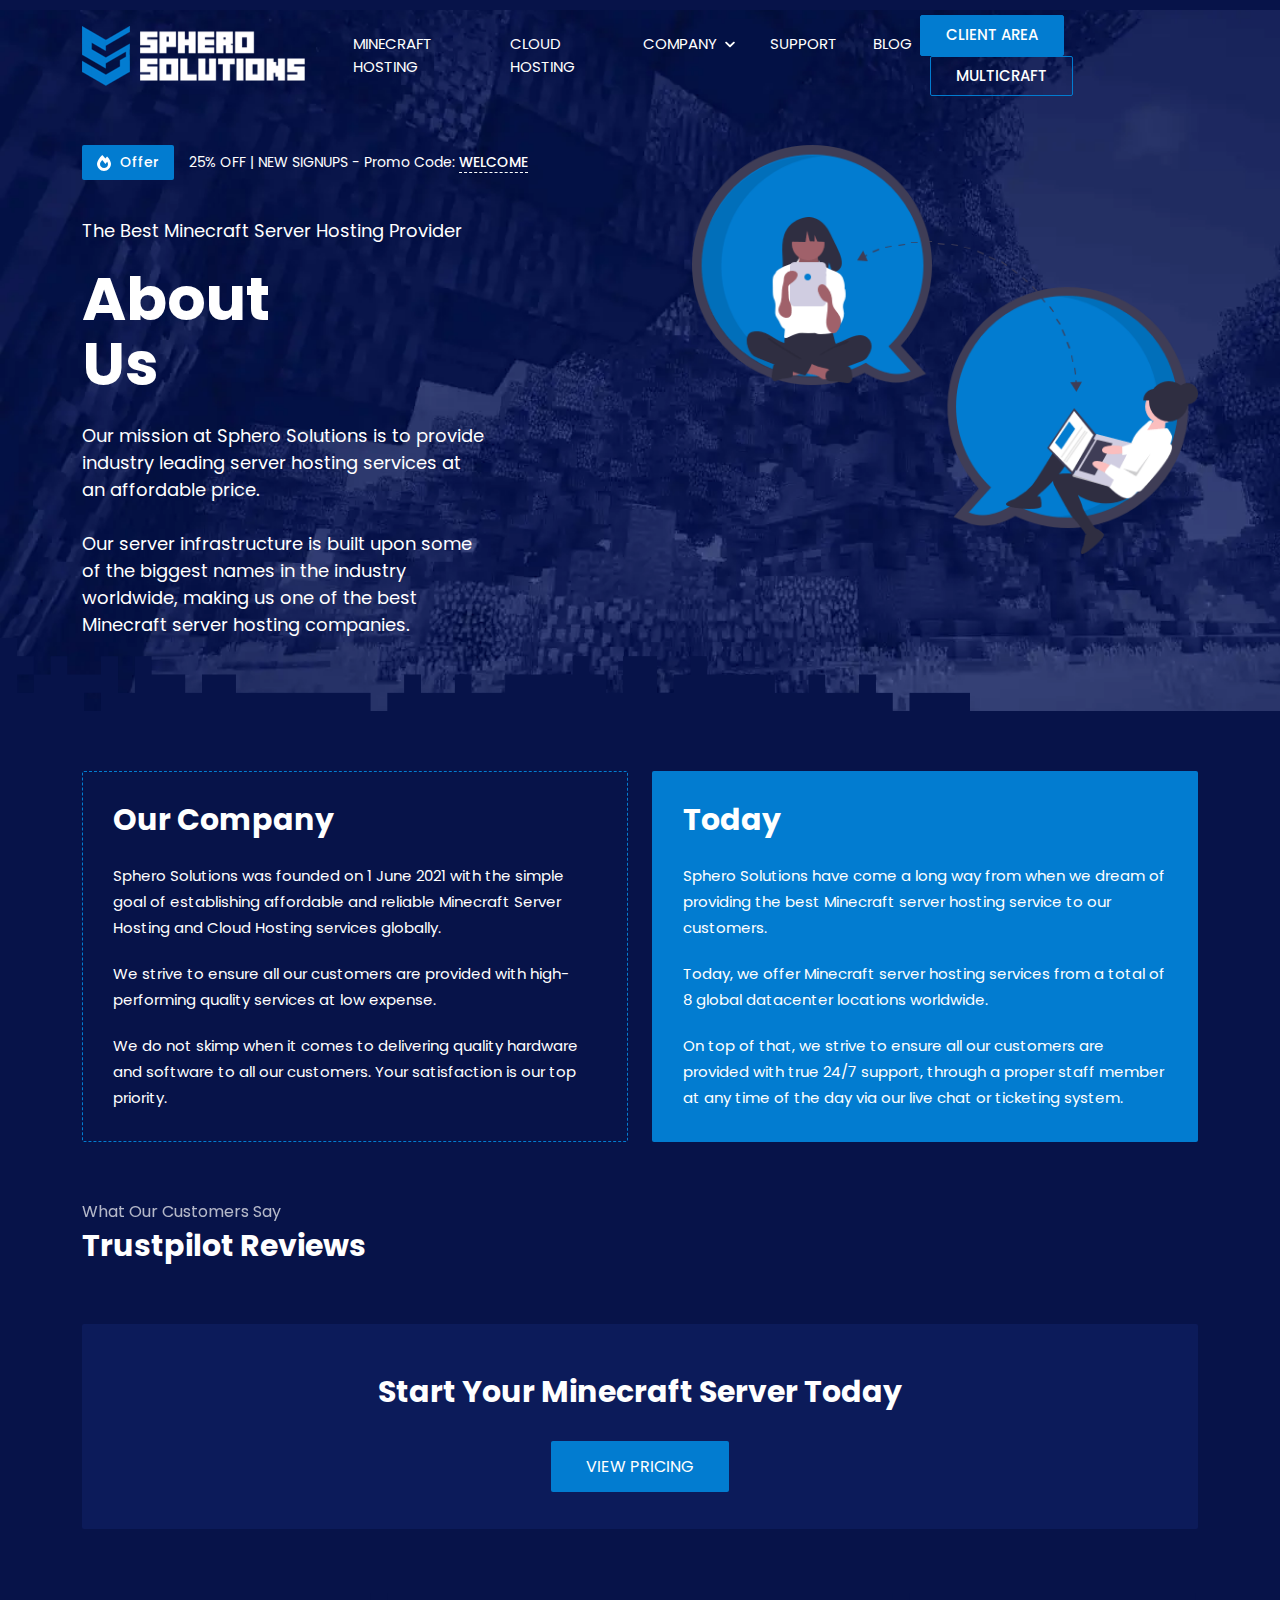
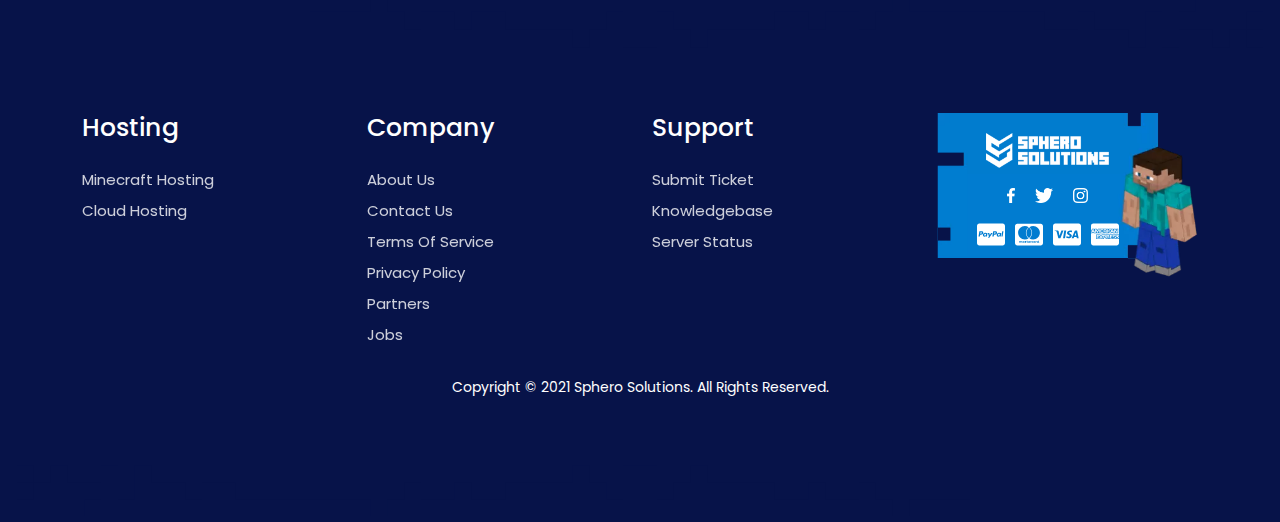
<file: about.html>
<!DOCTYPE html>
<html lang="en">
  <head>
    <!-- Required meta tags -->
    <meta charset="utf-8" />
    <meta name="viewport" content="width=device-width, initial-scale=1" />
    <meta name="robots" content="index, follow" />
    <!-- SEO -->
    <meta
      name="description"
      content="What makes us the right choice for you? Learn more about Sphero Solutions, the best Minecraft server hosting provider."
    />
    <meta
      name="keywords"
      content="minecraft server hosting, minecraft server hosting provider, cheap minecraft hosting services, best minecraft hosting, minecraft hosting, minecraft hosting services, minecraft host, cheap minecraft hosting, create a minecraft server, make a minecraft server, minecraft server host, buy a minecraft server"
    />
    <meta property="og:type" content="website" />
    <meta property="og:url" content="https://spherosolutions.net" />
    <meta property="og:site_name" content="Sphero Solutions" />
    <meta
      property="og:description"
      content="What makes us the right choice for you? Learn more about Sphero Solutions, the best Minecraft server hosting provider."
    />
    <meta
      property="og:keywords"
      content="minecraft server hosting, minecraft server hosting provider, cheap minecraft hosting services, best minecraft hosting, minecraft hosting, minecraft hosting services, minecraft host, cheap minecraft hosting, create a minecraft server, make a minecraft server, minecraft server host, buy a minecraft server"
    />
    <meta name="author" content="Sphero Solutions" />
    <!-- Canonicalization -->
    <link rel="canonical" href="https://spherosolutions.net/about" />
    <!-- Favicon -->
    <link
      rel="shortcut icon"
      type="image/jpg"
      href="./assets/img/favicon.ico"
    />
    <!-- Google Fonts -->
    <link rel="preconnect" href="https://fonts.googleapis.com" />
    <link rel="preconnect" href="https://fonts.gstatic.com" crossorigin />
    <link
      rel="stylesheet"
      media="print"
      onload="this.onload=null;this.removeAttribute('media');"
      href="https://fonts.googleapis.com/css2?family=Poppins:wght@400;500;700&display=swap"
    />
    <noscript>
      <link
        rel="stylesheet"
        href="https://fonts.googleapis.com/css2?family=Poppins:wght@400;500;700&display=swap"
      />
    </noscript>
    <!-- Bootstrap CSS -->
    <link rel="stylesheet" href="./assets/css/bootstrap.min.css" />
    <!-- Custom -->
    <link rel="stylesheet" href="./assets/css/custom.min.css" />
    <!-- Schema -->
    <script type="application/ld+json">
      {
        "@context": "https://schema.org",
        "@type": "Organization",
        "name": "Sphero Solutions",
        "alternateName": "Sphero Solutions",
        "url": "https://spherosolutions.net",
        "description": "The Best Minecraft Server Hosting Provider.",
        "logo": "https://spherosolutions.net/assets/img/logo.png",
        "sameAs": [
          "https://www.facebook.com/spherosolutions/",
          "https://twitter.com/spherosolutions",
          "https://www.instagram.com/spherosolutions/"
        ]
      }
    </script>
    <!-- Global site tag (gtag.js) - Google Analytics -->
    <script
      async
      src="https://www.googletagmanager.com/gtag/js?id=UA-198843556-1"
    ></script>
    <script>
      window.dataLayer = window.dataLayer || [];
      function gtag() {
        dataLayer.push(arguments);
      }
      gtag("js", new Date());

      gtag("config", "UA-198843556-1");
    </script>
    <!-- Title -->
    <title>About Us | Learn About Our Company - Sphero Solutions</title>
  </head>
  <body>
    <!-- Header -->
    <header class="main-header">
      <nav class="navbar navbar-expand-lg">
        <div class="container">
          <!-- Logo -->
          <a class="navbar-brand" href="/"
            ><img
              src="./assets/img/logo.png"
              alt="Sphero Solutions Minecraft Server Hosting"
              width="223"
              height="60"
          /></a>
          <button
            class="navbar-toggler"
            type="button"
            data-bs-toggle="collapse"
            data-bs-target="#navbarSupportedContent"
            aria-controls="navbarSupportedContent"
            aria-expanded="false"
            aria-label="Toggle navigation"
          >
            <span class="navbar-toggler-icon"
              ><img
                src="./assets/img/icons/bars.png"
                width="23"
                height="20"
                alt="Toggle"
            /></span>
          </button>
          <div class="collapse navbar-collapse" id="navbarSupportedContent">
            <!-- Main Menu -->
            <ul class="navbar-nav me-auto mb-2 mb-lg-0">
              <li class="nav-item">
                <a class="nav-link" href="./minecraft">MINECRAFT HOSTING</a>
              </li>
              <li class="nav-item">
                <a class="nav-link" href="./cloudhosting">CLOUD HOSTING</a>
              </li>
              <li class="nav-item dropdown">
                <a
                  class="nav-link dropdown-toggle"
                  href="#"
                  id="navbarDropdown"
                  role="button"
                  data-bs-toggle="dropdown"
                  aria-expanded="false"
                >
                  COMPANY
                </a>
                <ul class="dropdown-menu" aria-labelledby="navbarDropdown">
                  <li>
                    <a class="dropdown-item" href="./about">About Us</a>
                  </li>
                  <li>
                    <a class="dropdown-item" href="./jobs">Job Openings</a>
                  </li>
                  <li>
                    <a class="dropdown-item" href="./partners">Partners</a>
                  </li>
                  <li>
                    <a
                      class="dropdown-item"
                      href="https://status.spherosolutions.net/"
                      >Server Status</a
                    >
                  </li>
                </ul>
              </li>
              <li class="nav-item">
                <a class="nav-link" href="./support">SUPPORT</a>
              </li>
              <li class="nav-item">
                <a class="nav-link" href="./blog">BLOG</a>
              </li>
            </ul>
            <div class="btns">
              <a
                class="billing-btn"
                href="https://spherosolutions.net/billing/index.php?rp=/login"
                >CLIENT AREA</a
              >
              <a
                class="panel-btn"
                href="https://mc.spherosolutions.net/site/login"
                >MULTICRAFT</a
              >
            </div>
          </div>
        </div>
      </nav>
    </header>
    <!-- Hero Section -->
    <div class="hero-sections">
      <div class="container">
        <div class="row">
          <div class="col-md-6">
            <div class="info">
              <!-- Offer -->
              <div class="offer">
                <span class="trend"
                  ><img
                    src="./assets/img/icons/fire-alt.svg"
                    alt="Minecraft Server Hosting Promo"
                  />
                  Offer</span
                >
                <span class="text"
                  >25% OFF | NEW SIGNUPS - Promo Code:
                  <a href="./minecraft">Welcome</a></span
                >
              </div>
              <div class="content">
                <h5>The Best Minecraft Server Hosting Provider</h5>
                <h1>
                  About <br />
                  Us
                </h1>
                <p>
                  Our mission at Sphero Solutions is to provide industry leading
                  server hosting services at an affordable price. 
                  <br>
                  <br>
                  Our server infrastructure is built upon some of the biggest names in the
                  industry worldwide, making us one of the best Minecraft server
                  hosting companies.
                </p>
              </div>
            </div>
          </div>
          <div class="col-md-6">
            <img
              src="./assets/img/about-thumb.png"
              alt="Sphero Solutions"
              class="main-hero"
            />
          </div>
        </div>
      </div>
      <img
        class="border-top-img"
        src="./assets/img/border-top.png"
        alt="Sphero Solutions"
        width="100%"
        height="73"
      />
    </div>
    <!-- About -->
    <div class="about-blocks">
      <div class="container">
        <div class="row">
          <div class="col-md-6">
            <div class="about-item">
              <h3>Our Company</h3>
              <p>
                Sphero Solutions was founded on 1 June 2021 with the simple goal
                of establishing affordable and reliable Minecraft Server Hosting
                and Cloud Hosting services globally.
              </p>
              <p>
                We strive to ensure all our customers are provided with
                high-performing quality services at low expense.
              </p>
              <p>
                We do not skimp when it comes to delivering quality hardware and
                software to all our customers. Your satisfaction is our top
                priority.
              </p>
            </div>
          </div>
          <div class="col-md-6">
            <div class="about-item item-popular">
              <h3>Today</h3>
              <p>
                Sphero Solutions have come a long way from when we dream of
                providing the best Minecraft server hosting service to our customers.
              </p>
              <p>
                Today, we offer Minecraft server hosting services from a total
                of 8 global datacenter locations worldwide.
              </p>
              <p>
                On top of that, we strive to ensure all our customers are
                provided with true 24/7 support, through a proper staff member
                at any time of the day via our live chat or ticketing system.
              </p>
            </div>
          </div>
        </div>
      </div>
    </div>   
    <!-- Trustpilot Reviews -->
    <div class="trustpilot-reviews-block">
      <div class="container">
        <!-- Heading -->
        <div class="head-title">
          <div class="info">
            <h3>What Our Customers Say</h3>
            <h2>Trustpilot Reviews</h2>
          </div>
        </div>
        <div class="content">
          <div class="elfsight-app-ba49f8cb-cb17-4c8e-8062-fa07c6fb17c0"></div>
        </div>
      </div>
    </div>
    <!-- Call To Action -->
    <div class="container">
      <div class="call-to-action">
        <h2>Start Your Minecraft Server Today</h2>
        <a href="./minecraft">VIEW PRICING</a>
      </div>
    </div>
    <!-- Footer -->
    <img
      class="top-border-panel"
      src="./assets/img/border-top.png"
      alt="Sphero Solutions"
      width="100%"
      height="73"
    />
    <footer class="main-footer">
      <div class="container">
        <div class="row">
          <!-- Links -->
          <div class="col-md-3">
            <div class="links">
              <h3>Hosting</h3>
              <ul>
                <li><a href="./minecraft">Minecraft Hosting</a></li>
                <li><a href="./cloudhosting">Cloud Hosting</a></li>
              </ul>
            </div>
          </div>
          <!-- Links -->
          <div class="col-md-3">
            <div class="links">
              <h3>Company</h3>
              <ul>
                <li><a href="./about">About Us</a></li>
                <li>
                  <a href="https://spherosolutions.net/billing/submitticket.php"
                    >Contact Us</a
                  >
                </li>
                <li><a href="./tos">Terms Of Service</a></li>
                <li><a href="./privacypolicy">Privacy Policy</a></li>
                <li><a href="./partners">Partners</a></li>
                <li><a href="./jobs">Jobs</a></li>
              </ul>
            </div>
          </div>
          <!-- Links -->
          <div class="col-md-3">
            <div class="links">
              <h3>Support</h3>
              <ul>
                <li>
                  <a href="https://spherosolutions.net/billing/submitticket.php"
                    >Submit Ticket</a
                  >
                </li>
                <li>
                  <a href="https://help.spherosolutions.net/">Knowledgebase</a>
                </li>
                <li>
                  <a href="https://status.spherosolutions.net/"
                    >Server Status</a
                  >
                </li>
              </ul>
            </div>
          </div>
          <!-- Company -->
          <div class="col-md-3">
            <div class="company">
              <a class="brand" href="/"
                ><img
                  src="./assets/img/logo-white.png"
                  alt="Sphero Solutions"
                  width="123"
                  height="35"
              /></a>
              <ul class="socialmedia">
                <li>
                  <a href="https://www.facebook.com/spherosolutions/"
                    ><img
                      src="./assets/img/icons/facebook.png"
                      alt="Facebook"
                      width="8"
                      height="15"
                  /></a>
                </li>
                <li>
                  <a href="https://twitter.com/spherosolutions"
                    ><img
                      src="./assets/img/icons/twitter.png"
                      alt="Twitter"
                      width="18"
                      height="15"
                  /></a>
                </li>
                <li>
                  <a href="https://www.instagram.com/spherosolutions/"
                    ><img
                      src="./assets/img/icons/instagram.png"
                      alt="Instagram"
                      width="15"
                      height="15"
                  /></a>
                </li>
              </ul>
              <ul class="payments">
                <li>
                  <img
                    width="28"
                    height="25"
                    src="./assets/img/icons/cc-paypal.svg"
                    alt="Paypal"
                  />
                </li>
                <li>
                  <img
                    width="28"
                    height="25"
                    src="./assets/img/icons/cc-mastercard.svg"
                    alt="Mastercard"
                  />
                </li>
                <li>
                  <img
                    width="28"
                    height="25"
                    src="./assets/img/icons/cc-visa.svg"
                    alt="Visa"
                  />
                </li>
                <li>
                  <img
                    width="28"
                    height="25"
                    src="./assets/img/icons/cc-amex.svg"
                    alt="American Express"
                  />
                </li>
              </ul>
            </div>
          </div>
        </div>
        <p class="copyrights">
          Copyright © 2021 Sphero Solutions. All Rights Reserved.
        </p>
      </div>
    </footer>
    <img
      class="bottom-border-panel"
      src="./assets/img/border-top.png"
      alt="Sphero Solutions"
    />
    <!-- Bootstrap JS -->
    <script src="./assets/js/bootstrap.bundle.min.js"></script>
    <!-- Crisp Chat -->
    <script type="text/javascript">
      window.$crisp = [];
      window.CRISP_WEBSITE_ID = "b73c423b-2090-435b-b39c-50a6a1d5bcc5";
      (function () {
        d = document;
        s = d.createElement("script");
        s.src = "https://client.crisp.chat/l.js";
        s.async = 1;
        d.getElementsByTagName("head")[0].appendChild(s);
      })();
    </script>
    <!-- Trushpilot Reviews -->
    <script src="https://apps.elfsight.com/p/platform.js" defer></script>
  </body>
</html>
</file>
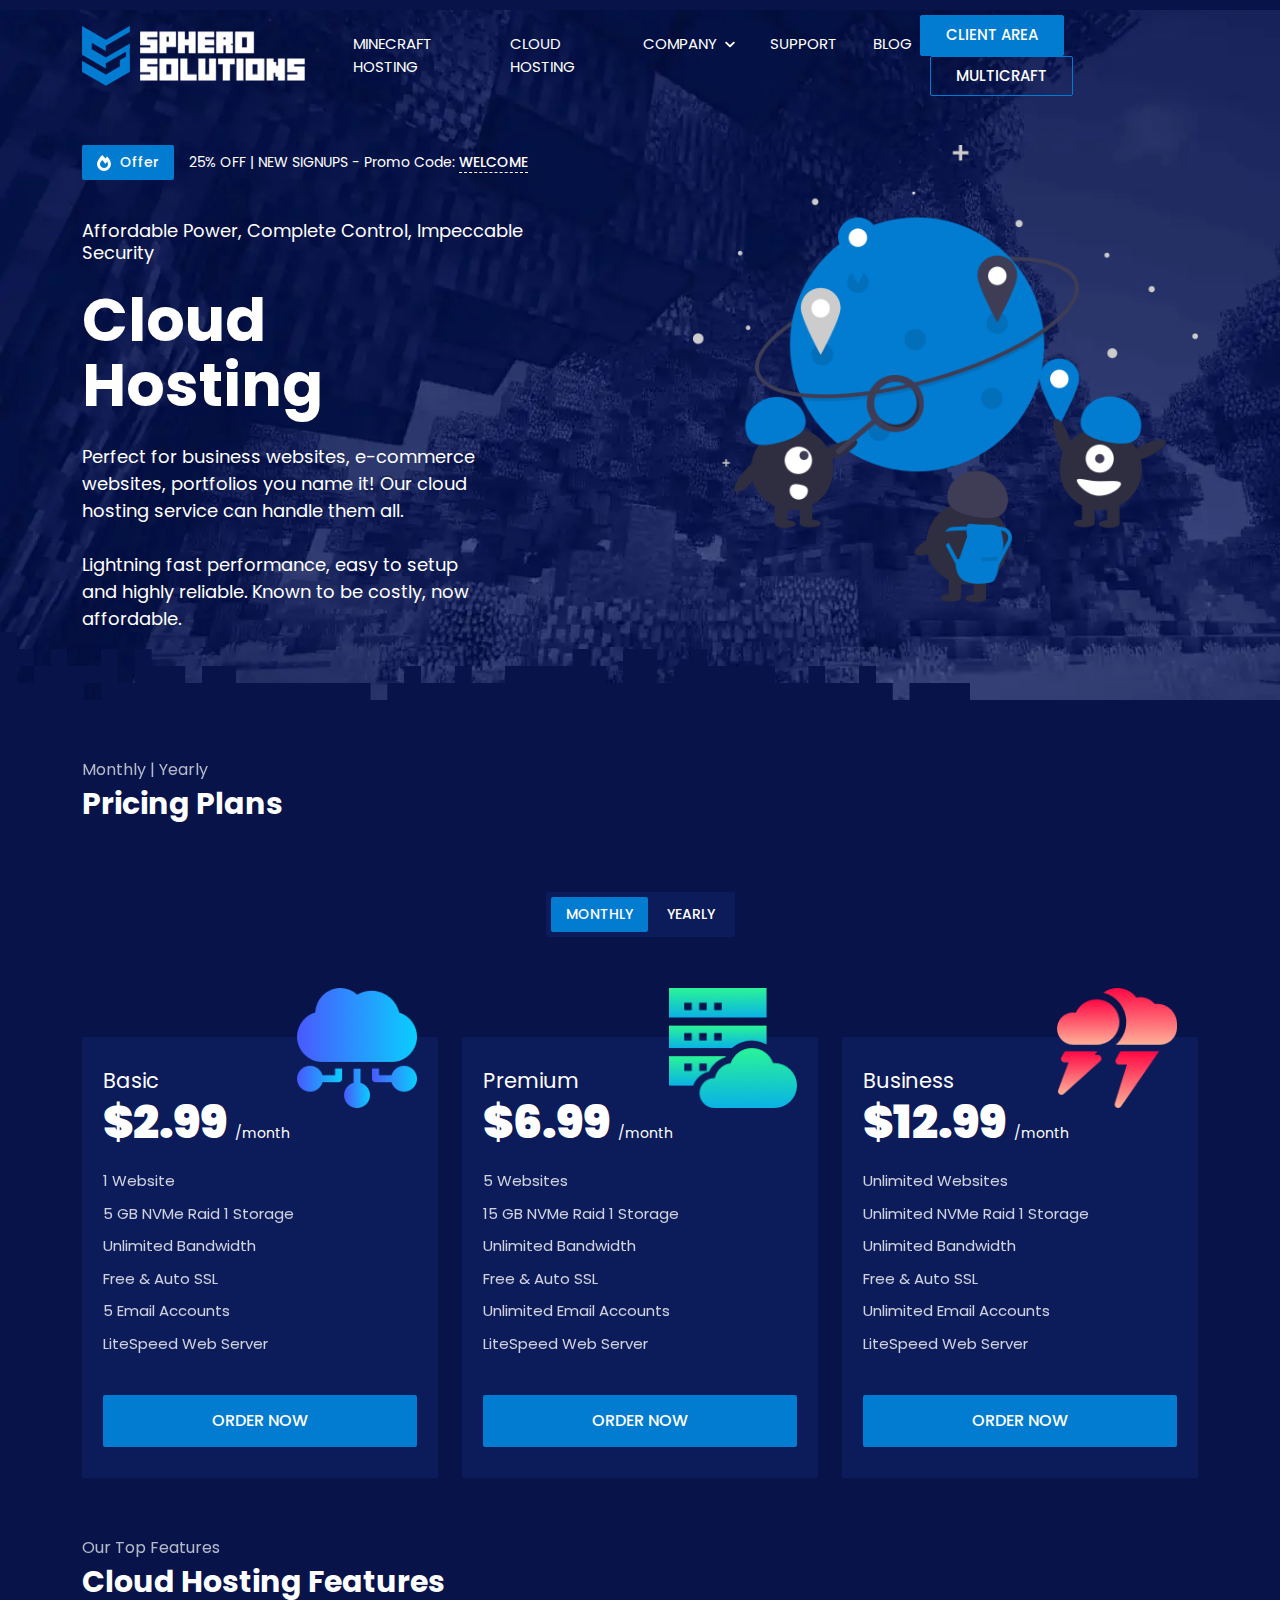
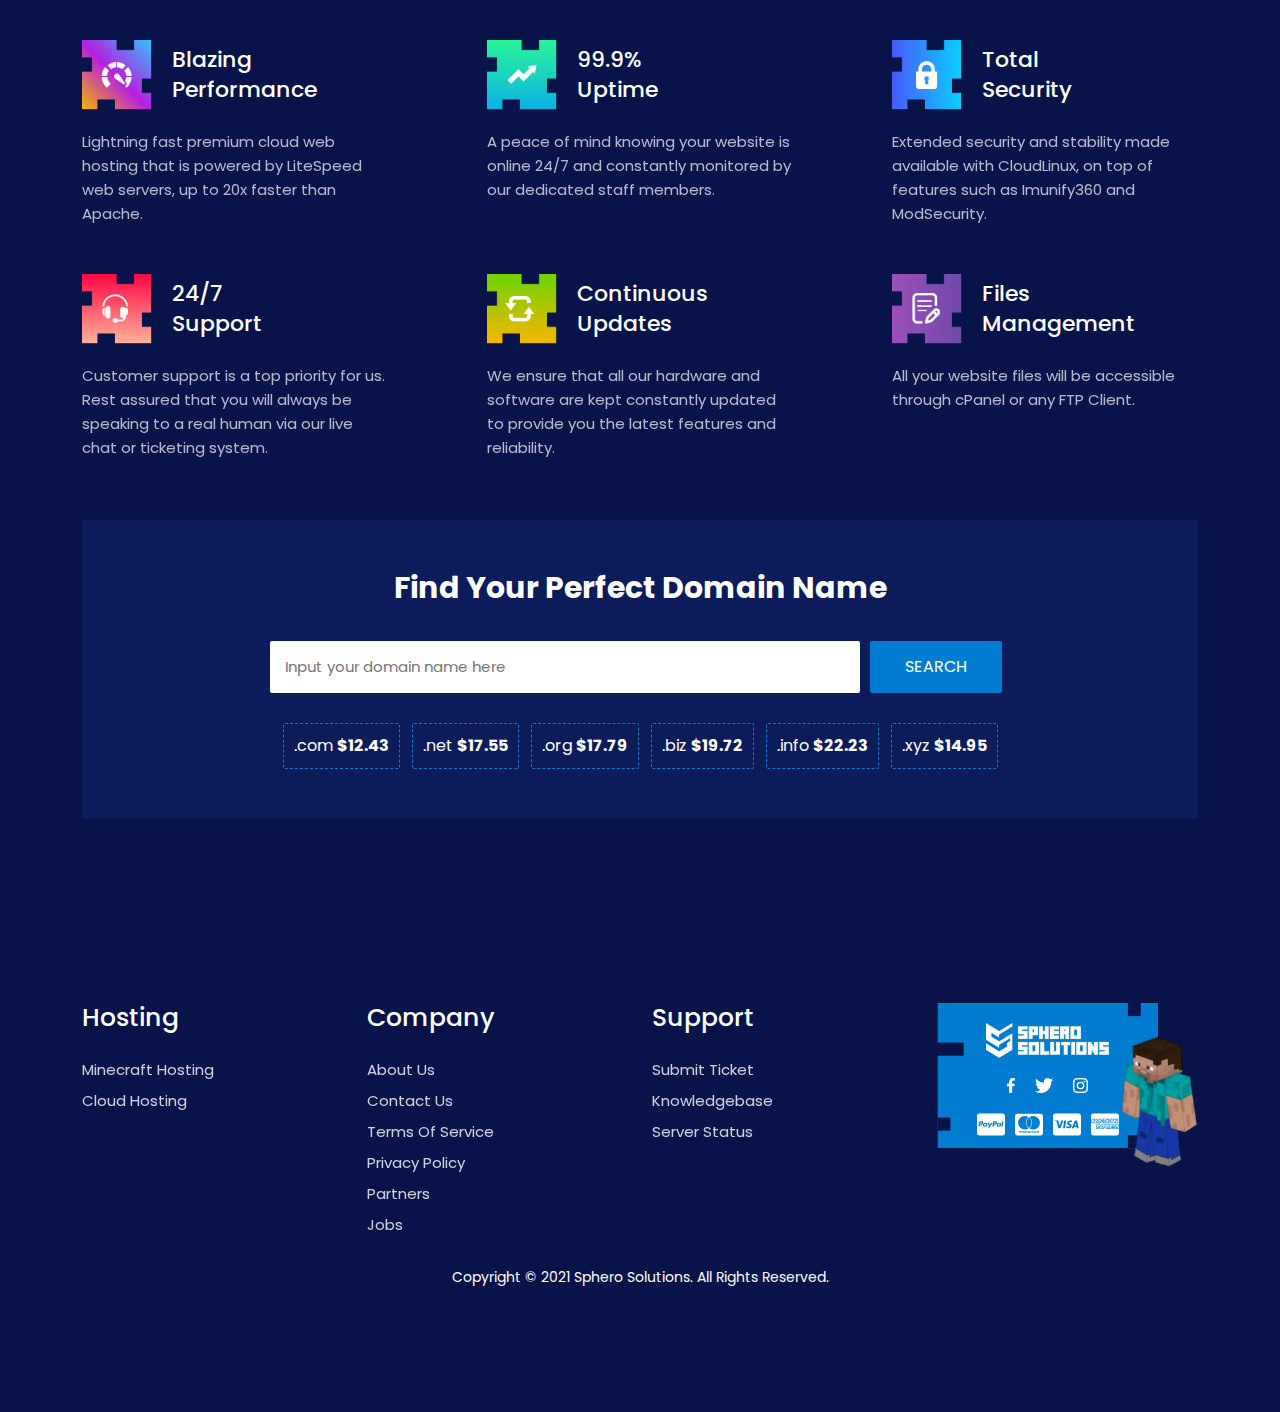
<file: cloudhosting.html>
<!DOCTYPE html>
<html lang="en">
  <head>
    <!-- Required meta tags -->
    <meta charset="utf-8" />
    <meta name="viewport" content="width=device-width, initial-scale=1" />
    <meta name="robots" content="index, follow" />
    <!-- SEO -->
    <meta
      name="description"
      content="Looking for business cloud hosting? We are one of the best business cloud hosting companies in the industry. Browse our cloud hosting plans, starting at just $2.99/month!"
    />
    <meta
      name="keywords"
      content="business cloud hosting, web hosting, cloud web hosting, web hosting promo, domain registrar, domain registration, web host, cloud web server hosting, website server host, best web hosting, cheap web hosting, affordable web hosting, unlimited bandwidth"
    />
    <meta property="og:type" content="website" />
    <meta property="og:url" content="https://spherosolutions.net" />
    <meta property="og:site_name" content="Sphero Solutions" />
    <meta
      property="og:description"
      content="Looking for business cloud hosting? We are one of the best business cloud hosting companies in the industry. Browse our cloud hosting plans, starting at just $2.99/month!"
    />
    <meta
      property="og:keywords"
      content="business cloud hosting, web hosting, cloud web hosting, web hosting promo, domain registrar, domain registration, web host, cloud web server hosting, website server host, best web hosting, cheap web hosting, affordable web hosting, unlimited bandwidth"
    />
    <meta name="author" content="Sphero Solutions" />
    <!-- Canonicalization -->
    <link rel="canonical" href="https://spherosolutions.net/cloudhosting" />
    <!-- Favicon -->
    <link
      rel="shortcut icon"
      type="image/jpg"
      href="./assets/img/favicon.ico"
    />
    <!-- Google Fonts -->
    <link rel="preconnect" href="https://fonts.googleapis.com" />
    <link rel="preconnect" href="https://fonts.gstatic.com" crossorigin />
    <link
      rel="stylesheet"
      media="print"
      onload="this.onload=null;this.removeAttribute('media');"
      href="https://fonts.googleapis.com/css2?family=Poppins:wght@400;500;700&display=swap"
    />
    <noscript>
      <link
        rel="stylesheet"
        href="https://fonts.googleapis.com/css2?family=Poppins:wght@400;500;700&display=swap"
      />
    </noscript>
    <!-- Bootstrap CSS -->
    <link rel="stylesheet" href="./assets/css/bootstrap.min.css" />
    <!-- Custom -->
    <link rel="stylesheet" href="./assets/css/custom.min.css" />
    <!-- Schema -->
    <script type="application/ld+json">
      {
        "@context": "https://schema.org",
        "@type": "Organization",
        "name": "Sphero Solutions",
        "alternateName": "Sphero Solutions",
        "url": "https://spherosolutions.net",
        "description": "The Best Minecraft Server Hosting Provider.",
        "logo": "https://spherosolutions.net/assets/img/logo.png",
        "sameAs": [
          "https://www.facebook.com/spherosolutions/",
          "https://twitter.com/spherosolutions",
          "https://www.instagram.com/spherosolutions/"
        ]
      }
    </script>
    <!-- Global site tag (gtag.js) - Google Analytics -->
    <script
      async
      src="https://www.googletagmanager.com/gtag/js?id=UA-198843556-1"
    ></script>
    <script>
      window.dataLayer = window.dataLayer || [];
      function gtag() {
        dataLayer.push(arguments);
      }
      gtag("js", new Date());

      gtag("config", "UA-198843556-1");
    </script>
    <!-- Title -->
    <title>Cloud Hosting Services | Domain Registration - Sphero Solutions</title>
  </head>
  <body>
    <!-- Header -->
    <header class="main-header">
      <nav class="navbar navbar-expand-lg">
        <div class="container">
          <!-- Logo -->
          <a class="navbar-brand" href="/"
            ><img
              src="./assets/img/logo.png"
              alt="Sphero Solutions Cloud Hosting"
              width="223"
              height="60"
          /></a>
          <button
            class="navbar-toggler"
            type="button"
            data-bs-toggle="collapse"
            data-bs-target="#navbarSupportedContent"
            aria-controls="navbarSupportedContent"
            aria-expanded="false"
            aria-label="Toggle navigation"
          >
            <span class="navbar-toggler-icon"
              ><img
                src="./assets/img/icons/bars.png"
                width="23"
                height="20"
                alt="Toggle"
            /></span>
          </button>
          <div class="collapse navbar-collapse" id="navbarSupportedContent">
            <!-- Main Menu -->
            <ul class="navbar-nav me-auto mb-2 mb-lg-0">
              <li class="nav-item">
                <a class="nav-link" href="./minecraft">MINECRAFT HOSTING</a>
              </li>
              <li class="nav-item">
                <a class="nav-link" href="./cloudhosting">CLOUD HOSTING</a>
              </li>
              <li class="nav-item dropdown">
                <a
                  class="nav-link dropdown-toggle"
                  href="#"
                  id="navbarDropdown"
                  role="button"
                  data-bs-toggle="dropdown"
                  aria-expanded="false"
                >
                  COMPANY
                </a>
                <ul class="dropdown-menu" aria-labelledby="navbarDropdown">
                  <li>
                    <a class="dropdown-item" href="./about">About Us</a>
                  </li>
                  <li>
                    <a class="dropdown-item" href="./jobs">Job Openings</a>
                  </li>
                  <li>
                    <a class="dropdown-item" href="./partners">Partners</a>
                  </li>
                  <li>
                    <a
                      class="dropdown-item"
                      href="https://status.spherosolutions.net/"
                      >Server Status</a
                    >
                  </li>
                </ul>
              </li>
              <li class="nav-item">
                <a class="nav-link" href="./support">SUPPORT</a>
              </li>
              <li class="nav-item">
                <a class="nav-link" href="./blog">BLOG</a>
              </li>
            </ul>
            <div class="btns">
              <a
                class="billing-btn"
                href="https://spherosolutions.net/billing/index.php?rp=/login"
                >CLIENT AREA</a
              >
              <a
                class="panel-btn"
                href="https://mc.spherosolutions.net/site/login"
                >MULTICRAFT</a
              >
            </div>
          </div>
        </div>
      </nav>
    </header>
    <!-- Hero Section -->
    <div class="hero-sections">
      <div class="container">
        <div class="row">
          <div class="col-md-6">
            <div class="info">
              <!-- Offer -->
              <div class="offer">
                <span class="trend"
                  ><img
                    src="./assets/img/icons/fire-alt.svg"
                    alt="Cloud Hosting Promo"
                    width="14"
                    height="16"
                  />
                  Offer</span
                >
                <span class="text"
                  >25% OFF | NEW SIGNUPS - Promo Code:
                  <a href="./minecraft">Welcome</a></span
                >
              </div>
              <div class="content">
                <h5>Affordable Power, Complete Control, Impeccable Security</h5>
                <h1>
                  Cloud <br />
                  Hosting
                </h1>
                <p>
                  Perfect for business websites, e-commerce websites, portfolios
                  you name it! Our cloud hosting service can handle them all.
                  <br>
                  <br>
                  Lightning fast performance, easy to setup and highly reliable.
                  Known to be costly, now affordable.
                </p>
              </div>
            </div>
          </div>
          <div class="col-md-6">
            <img
              src="./assets/img/cloud.png"
              alt="Cloud Hosting"
              class="main-hero"
            />
          </div>
        </div>
      </div>
      <img
        class="border-top-img"
        src="./assets/img/border-top.png"
        alt="Sphero Solutions"
      />
    </div>
    <!-- Popular Plans -->
    <div class="popular-plans">
      <div class="container">
        <!-- Heading -->
        <div class="head-title">
          <div class="info">
            <h3>Monthly | Yearly</h3>
            <h2>Pricing Plans</h2>
          </div>
        </div>
        <!-- Content -->
        <div class="content">
          <!-- Toggle -->
          <span class="btns-pricing">
            <label>
              <span class="monthly-plan-btn active-btn">Monthly</span>
              <input type="checkbox" class="hidden toggle-plan-global" />
              <span class="annual-plan-btn">Yearly</span>
            </label>
          </span>
          <div class="row">
            <!-- Item -->
            <div class="col-md-4">
              <div class="item">
                <img
                  class="tier"
                  src="./assets/img/icons/cloud-plan.png"
                  alt="Cloud Hosting Basic Pricing Plan"
                />
                <h3>Basic</h3>
                <h2>
                  <b class="monthly-price">$2.99 <span>/month</span></b>
                  <b class="yearly-price">$1.99 <span>/month</span></b>
                </h2>
                <ul class="features-list">
                  <li>1 Website</li>
                  <li>5 GB NVMe Raid 1 Storage</li>
                  <li>Unlimited Bandwidth</li>
                  <li>Free & Auto SSL</li>
                  <li>5 Email Accounts</li>
                  <li>LiteSpeed Web Server</li>
                </ul>
                <a
                  class="plan-order"
                  href="https://spherosolutions.net/billing/cart.php?a=add&pid=1"
                  >Order Now</a
                >
              </div>
            </div>
            <!-- Item -->
            <div class="col-md-4">
              <div class="item">
                <img
                  class="tier"
                  src="./assets/img/icons/database-plan.png"
                  alt="Cloud Hosting Premium Pricing Plan"
                />
                <h3>Premium</h3>
                <h2>
                  <b class="monthly-price">$6.99 <span>/month</span></b>
                  <b class="yearly-price">$5.99 <span>/month</span></b>
                </h2>
                <ul class="features-list">
                  <li>5 Websites</li>
                  <li>15 GB NVMe Raid 1 Storage</li>
                  <li>Unlimited Bandwidth</li>
                  <li>Free & Auto SSL</li>
                  <li>Unlimited Email Accounts</li>
                  <li>LiteSpeed Web Server</li>
                </ul>
                <a
                  class="plan-order"
                  href="https://spherosolutions.net/billing/cart.php?a=add&pid=2"
                  >Order Now</a
                >
              </div>
            </div>
            <!-- Item -->
            <div class="col-md-4">
              <div class="item">
                <img
                  class="tier"
                  src="./assets/img/icons/cloud-plan-turbo.png"
                  alt="Cloud Hosting Business Pricing Plan"
                />
                <h3>Business</h3>
                <h2>
                  <b class="monthly-price">$12.99 <span>/month</span></b>
                  <b class="yearly-price">$11.99 <span>/month</span></b>
                </h2>
                <ul class="features-list">
                  <li>Unlimited Websites</li>
                  <li>Unlimited NVMe Raid 1 Storage</li>
                  <li>Unlimited Bandwidth</li>
                  <li>Free & Auto SSL</li>
                  <li>Unlimited Email Accounts</li>
                  <li>LiteSpeed Web Server</li>
                </ul>
                <a
                  class="plan-order"
                  href="https://spherosolutions.net/billing/cart.php?a=add&pid=3"
                  >Order Now</a
                >
              </div>
            </div>
          </div>
        </div>
      </div>
    </div>
    <!-- Features -->
    <div class="features">
      <div class="container">
        <!-- Heading -->
        <div class="head-title">
          <div class="info">
            <h3>Our Top Features</h3>
            <h2>Cloud Hosting Features</h2>
          </div>
        </div>
        <div class="content">
          <div class="row mb-5">
            <!-- Item -->
            <div class="col-md-4">
              <div class="item">
                <div class="flex">
                  <img
                    src="./assets/img/icons/performance.png"
                    alt="Blazing Performance"
                    width="70"
                    height="70"
                  />
                  <h3>
                    Blazing <br />
                    Performance
                  </h3>
                </div>
                <p>
                  Lightning fast premium cloud web hosting that is powered by
                  LiteSpeed web servers, up to 20x faster than Apache.
                </p>
              </div>
            </div>
            <!-- Item -->
            <div class="col-md-4">
              <div class="item">
                <div class="flex">
                  <img
                    src="./assets/img/icons/uptime.png"
                    alt="99.9% Uptime"
                    width="70"
                    height="70"
                  />
                  <h3>
                    99.9%
                    <br />
                    Uptime
                  </h3>
                </div>
                <p>
                  A peace of mind knowing your website is online 24/7 and
                  constantly monitored by our dedicated staff members.
                </p>
              </div>
            </div>
            <!-- Item -->
            <div class="col-md-4">
              <div class="item">
                <div class="flex">
                  <img
                    src="./assets/img/icons/security.png"
                    alt="Total Security"
                    width="70"
                    height="70"
                  />
                  <h3>
                    Total
                    <br />
                    Security
                  </h3>
                </div>
                <p>
                  Extended security and stability made available with
                  CloudLinux, on top of features such as Imunify360 and
                  ModSecurity.
                </p>
              </div>
            </div>
          </div>
          <div class="row">
            <!-- Item -->
            <div class="col-md-4">
              <div class="item">
                <div class="flex">
                  <img
                    src="./assets/img/icons/support.png"
                    alt="24/7 Support"
                    width="70"
                    height="70"
                  />
                  <h3>
                    24/7
                    <br />
                    Support
                  </h3>
                </div>
                <p>
                  Customer support is a top priority for us. Rest assured that
                  you will always be speaking to a real human via our live chat
                  or ticketing system.
                </p>
              </div>
            </div>
            <!-- Item -->
            <div class="col-md-4">
              <div class="item">
                <div class="flex">
                  <img
                    src="./assets/img/icons/updates.png"
                    alt="Continuous Updates"
                    width="70"
                    height="70"
                  />
                  <h3>
                    Continuous
                    <br />
                    Updates
                  </h3>
                </div>
                <p>
                  We ensure that all our hardware and software are kept
                  constantly updated to provide you the latest features and
                  reliability.
                </p>
              </div>
            </div>
            <!-- Item -->
            <div class="col-md-4">
              <div class="item">
                <div class="flex">
                  <img
                    src="./assets/img/icons/files.png"
                    alt="Files Management"
                    width="70"
                    height="70"
                  />
                  <h3>
                    Files
                    <br />
                    Management
                  </h3>
                </div>
                <p>
                  All your website files will be accessible through cPanel or
                  any FTP Client.
                </p>
              </div>
            </div>
          </div>
        </div>
      </div>
    </div>
    <!-- Domain Box -->
    <div class="container">
      <div class="domain-box">
        <h2>Find Your Perfect Domain Name</h2>
        <form
          action="https://spherosolutions.net/billing/cart.php?a=add&domain=register"
          method="post"
        >
          <input
            type="text"
            name="query"
            size="20"
            placeholder="Input your domain name here"
            required
          />
          <input type="submit" value="Search" />
        </form>
        <div class="tlds">
          <!-- Item -->
          <div class="tld">
            <span>.com</span>
            <b>$12.43</b>
          </div>
          <!-- Item -->
          <div class="tld">
            <span>.net</span>
            <b>$17.55</b>
          </div>
          <!-- Item -->
          <div class="tld">
            <span>.org</span>
            <b>$17.79</b>
          </div>
          <!-- Item -->
          <div class="tld">
            <span>.biz</span>
            <b>$19.72</b>
          </div>
          <!-- Item -->
          <div class="tld">
            <span>.info</span>
            <b>$22.23</b>
          </div>
          <!-- Item -->
          <div class="tld">
            <span>.xyz</span>
            <b>$14.95</b>
          </div>
        </div>
      </div>
    </div>
    <!-- Footer -->
    <img
      class="top-border-panel"
      src="./assets/img/border-top.png"
      alt="Sphero Solutions"
    />
    <footer class="main-footer">
      <div class="container">
        <div class="row">
          <!-- Links -->
          <div class="col-md-3">
            <div class="links">
              <h3>Hosting</h3>
              <ul>
                <li><a href="./minecraft">Minecraft Hosting</a></li>
                <li><a href="./cloudhosting">Cloud Hosting</a></li>
              </ul>
            </div>
          </div>
          <!-- Links -->
          <div class="col-md-3">
            <div class="links">
              <h3>Company</h3>
              <ul>
                <li><a href="./about">About Us</a></li>
                <li>
                  <a href="https://spherosolutions.net/billing/submitticket.php"
                    >Contact Us</a
                  >
                </li>
                <li><a href="./tos">Terms Of Service</a></li>
                <li><a href="./privacypolicy">Privacy Policy</a></li>
                <li><a href="./partners">Partners</a></li>
                <li><a href="./jobs">Jobs</a></li>
              </ul>
            </div>
          </div>
          <!-- Links -->
          <div class="col-md-3">
            <div class="links">
              <h3>Support</h3>
              <ul>
                <li>
                  <a href="https://spherosolutions.net/billing/submitticket.php"
                    >Submit Ticket</a
                  >
                </li>
                <li>
                  <a href="https://help.spherosolutions.net/">Knowledgebase</a>
                </li>
                <li>
                  <a href="https://status.spherosolutions.net/"
                    >Server Status</a
                  >
                </li>
              </ul>
            </div>
          </div>
          <!-- Company -->
          <div class="col-md-3">
            <div class="company">
              <a class="brand" href="/"
                ><img
                  src="./assets/img/logo-white.png"
                  alt="Sphero Solutions"
                  width="123"
                  height="35"
              /></a>
              <ul class="socialmedia">
                <li>
                  <a href="https://www.facebook.com/spherosolutions/"
                    ><img
                      src="./assets/img/icons/facebook.png"
                      alt="Facebook"
                      width="8"
                      height="15"
                  /></a>
                </li>
                <li>
                  <a href="https://twitter.com/spherosolutions"
                    ><img
                      src="./assets/img/icons/twitter.png"
                      alt="Twitter"
                      width="18"
                      height="15"
                  /></a>
                </li>
                <li>
                  <a href="https://www.instagram.com/spherosolutions/"
                    ><img
                      src="./assets/img/icons/instagram.png"
                      alt="Instagram"
                      width="15"
                      height="15"
                  /></a>
                </li>
              </ul>
              <ul class="payments">
                <li>
                  <img
                    width="28"
                    height="25"
                    src="./assets/img/icons/cc-paypal.svg"
                    alt="Paypal"
                  />
                </li>
                <li>
                  <img
                    width="28"
                    height="25"
                    src="./assets/img/icons/cc-mastercard.svg"
                    alt="Mastercard"
                  />
                </li>
                <li>
                  <img
                    width="28"
                    height="25"
                    src="./assets/img/icons/cc-visa.svg"
                    alt="Visa"
                  />
                </li>
                <li>
                  <img
                    width="28"
                    height="25"
                    src="./assets/img/icons/cc-amex.svg"
                    alt="American Express"
                  />
                </li>
              </ul>
            </div>
          </div>
        </div>
        <p class="copyrights">
          Copyright © 2021 Sphero Solutions. All Rights Reserved.
        </p>
      </div>
    </footer>
    <img
      class="bottom-border-panel"
      src="./assets/img/border-top.png"
      alt="Sphero Solutions"
    />
    <!-- Bootstrap JS -->
    <script src="./assets/js/bootstrap.bundle.min.js"></script>
    <!-- Crisp Chat -->
    <script type="text/javascript">
      window.$crisp = [];
      window.CRISP_WEBSITE_ID = "b73c423b-2090-435b-b39c-50a6a1d5bcc5";
      (function () {
        d = document;
        s = d.createElement("script");
        s.src = "https://client.crisp.chat/l.js";
        s.async = 1;
        d.getElementsByTagName("head")[0].appendChild(s);
      })();
    </script>

    <script src="./assets/js/jquery-3.6.0.slim.min.js"></script>
    <!-- Custom JS-->
    <script src="./assets/js/custom.js"></script>
  </body>
</html>
</file>
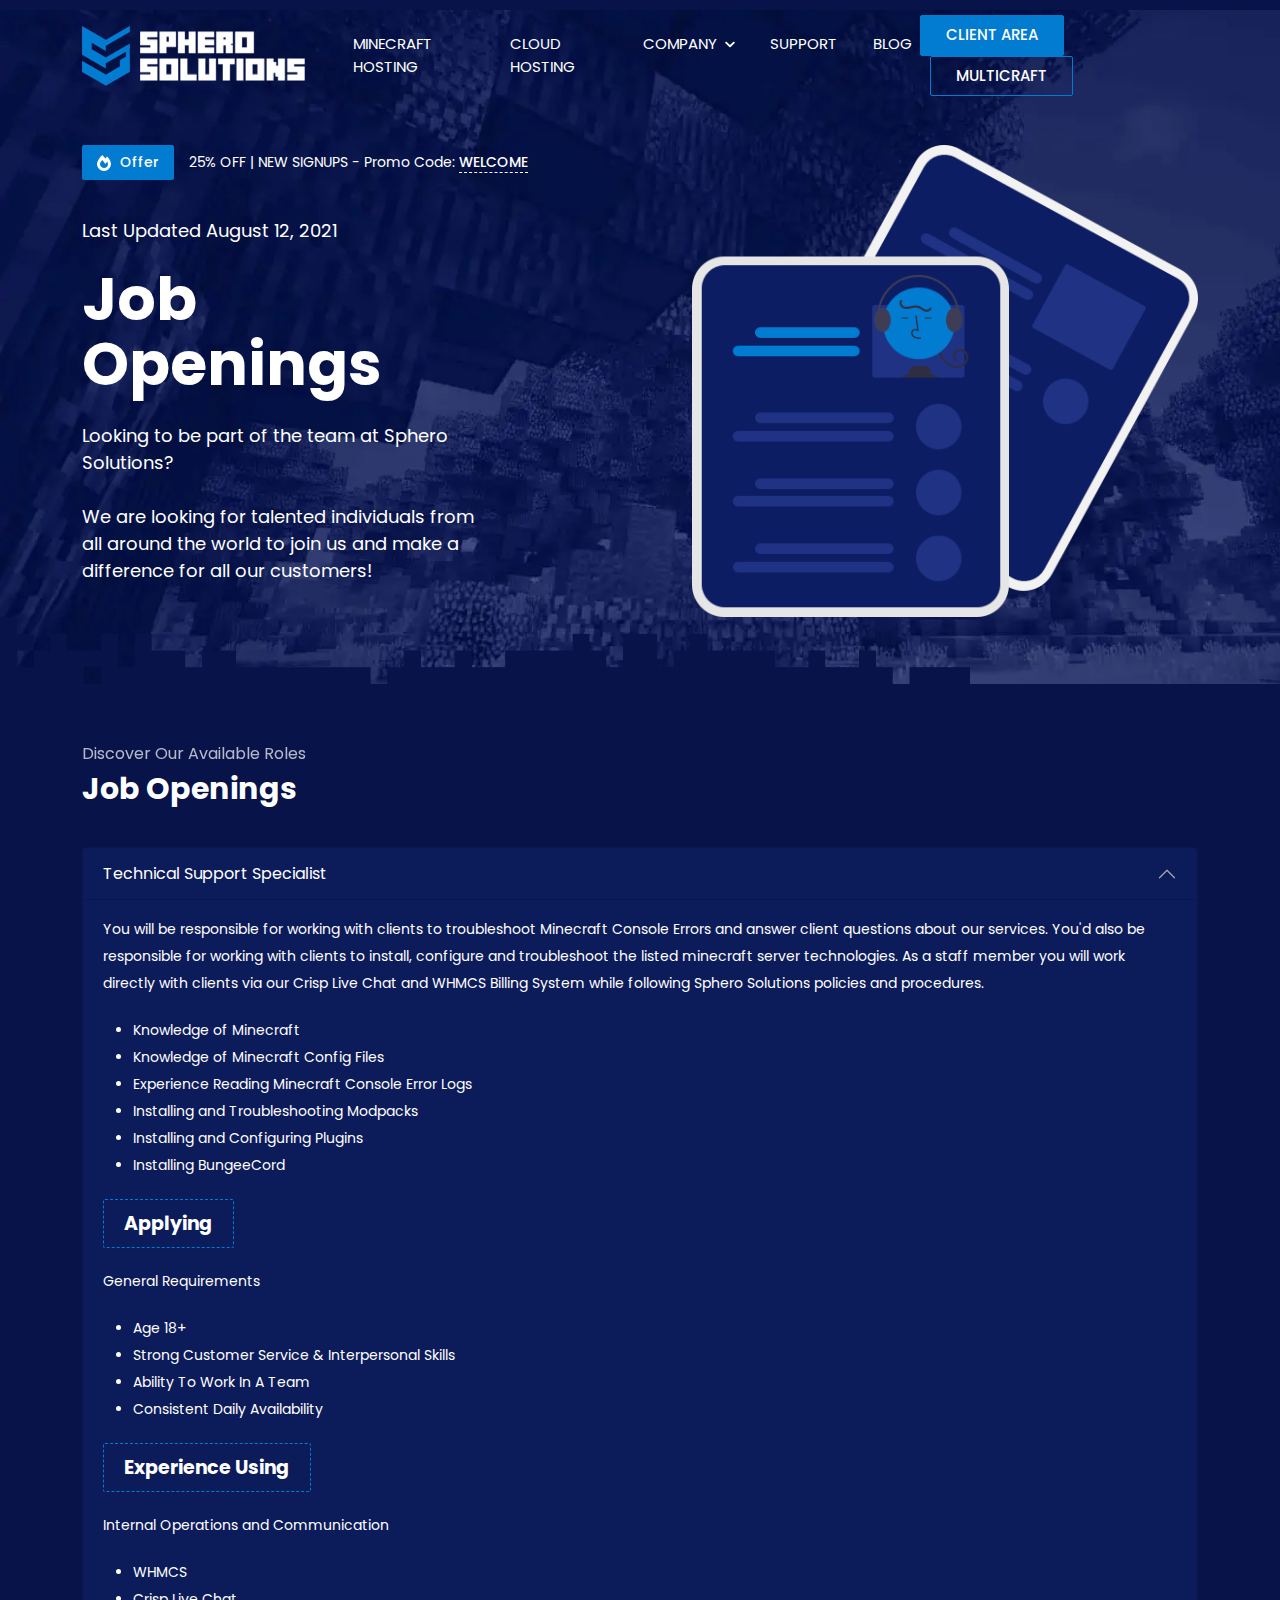
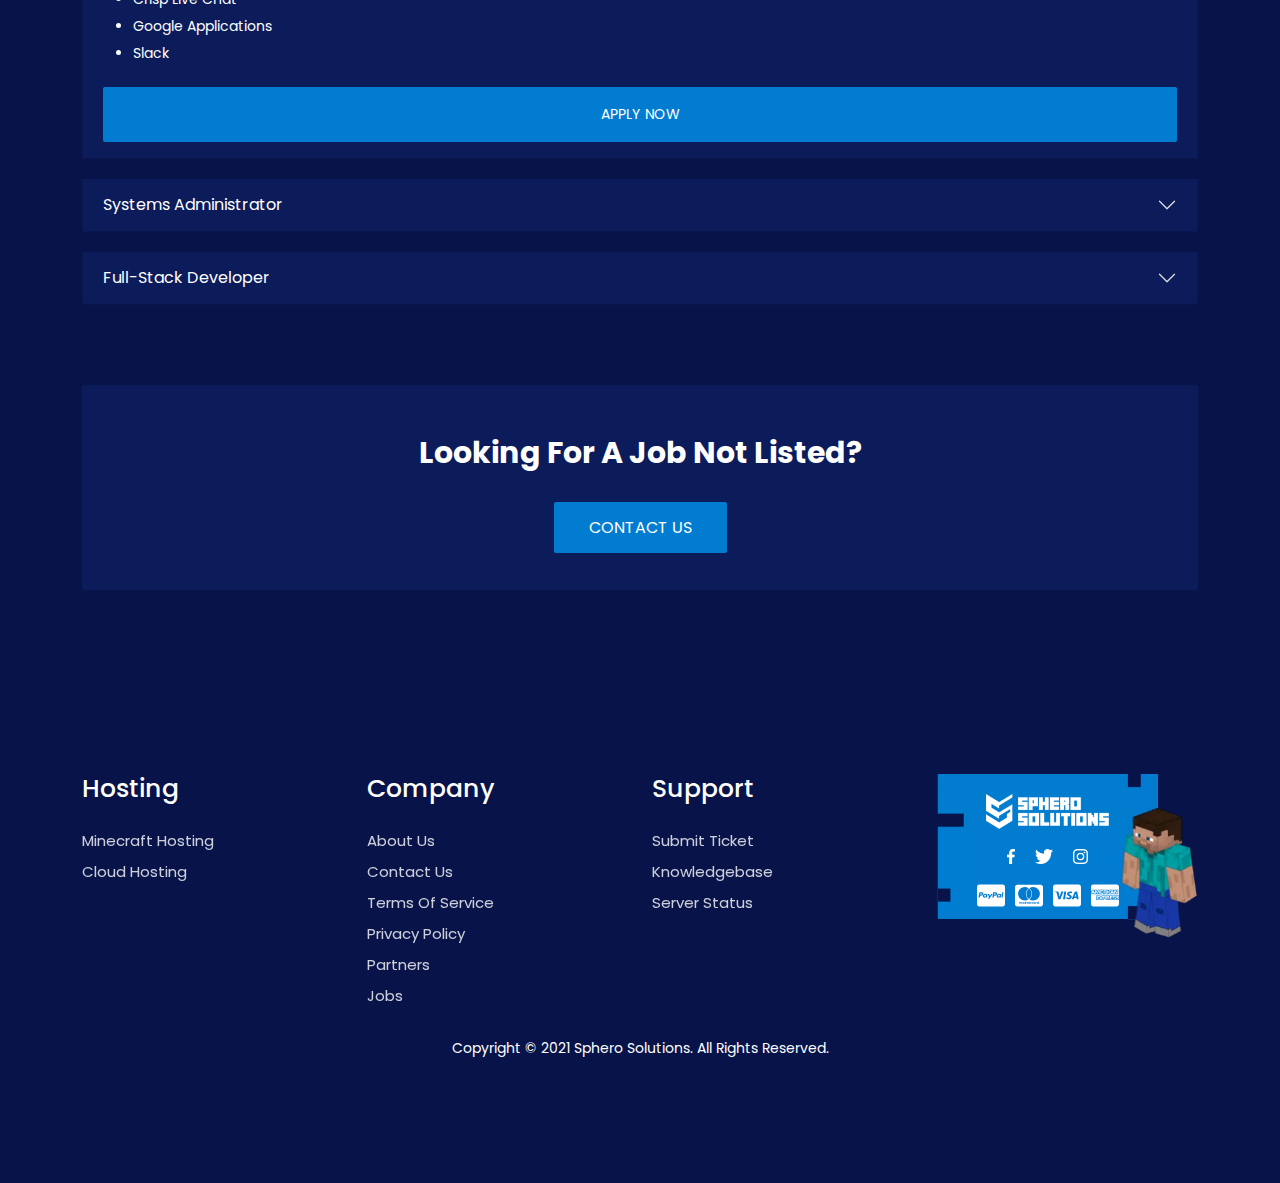
<file: jobs.html>
<!DOCTYPE html>
<html lang="en">
  <head>
    <!-- Required meta tags -->
    <meta charset="utf-8" />
    <meta name="viewport" content="width=device-width, initial-scale=1" />
    <meta name="robots" content="index, follow" />
    <!-- SEO -->
    <meta
      name="description"
      content="Looking to be part of the team at Sphero Solutions? Browse our job openings and join our team to create great experiences for all our customers!"
    />
    <meta
      name="keywords"
      content="minecraft server hosting, minecraft server hosting provider, cheap minecraft hosting services, best minecraft hosting, minecraft hosting, minecraft hosting services, minecraft host, cheap minecraft hosting, create a minecraft server, make a minecraft server, minecraft server host, buy a minecraft server"
    />
    <meta property="og:type" content="website" />
    <meta property="og:url" content="https://spherosolutions.net" />
    <meta property="og:site_name" content="Sphero Solutions" />
    <meta
      property="og:description"
      content="Looking to be part of the team at Sphero Solutions? Browse our job openings and join our team to create great experiences for all our customers!"
    />
    <meta
      property="og:keywords"
      content="minecraft server hosting, minecraft server hosting provider, cheap minecraft hosting services, best minecraft hosting, minecraft hosting, minecraft hosting services, minecraft host, cheap minecraft hosting, create a minecraft server, make a minecraft server, minecraft server host, buy a minecraft server"
    />
    <meta name="author" content="Sphero Solutions" />
    <!-- Canonicalization -->
    <link rel="canonical" href="https://spherosolutions.net/jobs" />
    <!-- Favicon -->
    <link
      rel="shortcut icon"
      type="image/jpg"
      href="./assets/img/favicon.ico"
    />
    <!-- Google Fonts -->
    <link rel="preconnect" href="https://fonts.googleapis.com" />
    <link rel="preconnect" href="https://fonts.gstatic.com" crossorigin />
    <link
      rel="stylesheet"
      media="print"
      onload="this.onload=null;this.removeAttribute('media');"
      href="https://fonts.googleapis.com/css2?family=Poppins:wght@400;500;700&display=swap"
    />
    <noscript>
      <link
        rel="stylesheet"
        href="https://fonts.googleapis.com/css2?family=Poppins:wght@400;500;700&display=swap"
      />
    </noscript>
    <!-- Bootstrap CSS -->
    <link rel="stylesheet" href="./assets/css/bootstrap.min.css" />
    <!-- Custom -->
    <link rel="stylesheet" href="./assets/css/custom.min.css" />
    <!-- Schema -->
    <script type="application/ld+json">
      {
        "@context": "https://schema.org",
        "@type": "Organization",
        "name": "Sphero Solutions",
        "alternateName": "Sphero Solutions",
        "url": "https://spherosolutions.net",
        "description": "The Best Minecraft Server Hosting Provider.",
        "logo": "https://spherosolutions.net/assets/img/logo.png",
        "sameAs": [
          "https://www.facebook.com/spherosolutions/",
          "https://twitter.com/spherosolutions",
          "https://www.instagram.com/spherosolutions/"
        ]
      }
    </script>
    <!-- Global site tag (gtag.js) - Google Analytics -->
    <script
      async
      src="https://www.googletagmanager.com/gtag/js?id=UA-198843556-1"
    ></script>
    <script>
      window.dataLayer = window.dataLayer || [];
      function gtag() {
        dataLayer.push(arguments);
      }
      gtag("js", new Date());

      gtag("config", "UA-198843556-1");
    </script>
    <!-- Title -->
    <title>Job Openings | Join Our Team - Sphero Solutions</title>
  </head>
  <body>
    <!-- Header -->
    <header class="main-header">
      <nav class="navbar navbar-expand-lg">
        <div class="container">
          <!-- Logo -->
          <a class="navbar-brand" href="/"
            ><img
              src="./assets/img/logo.png"
              alt="Sphero Solutions Minecraft Server Hosting"
              width="223"
              height="60"
          /></a>
          <button
            class="navbar-toggler"
            type="button"
            data-bs-toggle="collapse"
            data-bs-target="#navbarSupportedContent"
            aria-controls="navbarSupportedContent"
            aria-expanded="false"
            aria-label="Toggle navigation"
          >
            <span class="navbar-toggler-icon"
              ><img
                src="./assets/img/icons/bars.png"
                width="23"
                height="20"
                alt="Toggle"
            /></span>
          </button>
          <div class="collapse navbar-collapse" id="navbarSupportedContent">
            <!-- Main Menu -->
            <ul class="navbar-nav me-auto mb-2 mb-lg-0">
              <li class="nav-item">
                <a class="nav-link" href="./minecraft">MINECRAFT HOSTING</a>
              </li>
              <li class="nav-item">
                <a class="nav-link" href="./cloudhosting">CLOUD HOSTING</a>
              </li>
              <li class="nav-item dropdown">
                <a
                  class="nav-link dropdown-toggle"
                  href="#"
                  id="navbarDropdown"
                  role="button"
                  data-bs-toggle="dropdown"
                  aria-expanded="false"
                >
                  COMPANY
                </a>
                <ul class="dropdown-menu" aria-labelledby="navbarDropdown">
                  <li>
                    <a class="dropdown-item" href="./about">About Us</a>
                  </li>
                  <li>
                    <a class="dropdown-item" href="./jobs">Job Openings</a>
                  </li>
                  <li>
                    <a class="dropdown-item" href="./partners">Partners</a>
                  </li>
                  <li>
                    <a
                      class="dropdown-item"
                      href="https://status.spherosolutions.net/"
                      >Server Status</a
                    >
                  </li>
                </ul>
              </li>
              <li class="nav-item">
                <a class="nav-link" href="./support">SUPPORT</a>
              </li>
              <li class="nav-item">
                <a class="nav-link" href="./blog">BLOG</a>
              </li>
            </ul>
            <div class="btns">
              <a
                class="billing-btn"
                href="https://spherosolutions.net/billing/index.php?rp=/login"
                >CLIENT AREA</a
              >
              <a
                class="panel-btn"
                href="https://mc.spherosolutions.net/site/login"
                >MULTICRAFT</a
              >
            </div>
          </div>
        </div>
      </nav>
    </header>
    <!-- Hero Section -->
    <div class="hero-sections">
      <div class="container">
        <div class="row">
          <div class="col-md-6">
            <div class="info">
              <!-- Offer -->
              <div class="offer">
                <span class="trend"
                  ><img
                    src="./assets/img/icons/fire-alt.svg"
                    alt="Minecraft Server Hosting Promo"
                  />
                  Offer</span
                >
                <span class="text"
                  >25% OFF | NEW SIGNUPS - Promo Code:
                  <a href="./minecraft">Welcome</a></span
                >
              </div>
              <div class="content">
                <h5>Last Updated August 12, 2021</h5>
                <h1>
                  Job<br />
                  Openings
                </h1>
                <p>
                  Looking to be part of the team at Sphero Solutions? 
                  <br>
                  <br>
                  We are looking for talented individuals from all around the world 
                  to join us and make a difference for all our customers!
                </p>
              </div>
            </div>
          </div>
          <div class="col-md-6">
            <img
              src="./assets/img/jobs-thumb.png"
              alt="Sphero Solutions Jobs"
              class="main-hero"
            />
          </div>
        </div>
      </div>
      <img
        class="border-top-img"
        src="./assets/img/border-top.png"
        alt="Sphero Solutions"
      />
    </div>

    <!-- Jobs -->
    <div class="jobs-block">
      <div class="container">
        <!-- Heading -->
        <div class="head-title">
          <div class="info">
            <h3>Discover Our Available Roles</h3>
            <h2>Job Openings</h2>
          </div>
        </div>
        <!-- Content -->
        <div class="content">
          <div class="row">
            <div class="col-md-12">
              <div class="accordion" id="accordionPanelsStayOpenExample">
                <div class="accordion-item">
                  <h2 class="accordion-header" id="panelsStayOpen-headingOne">
                    <button
                      class="accordion-button"
                      type="button"
                      data-bs-toggle="collapse"
                      data-bs-target="#panelsStayOpen-collapseOne"
                      aria-expanded="true"
                      aria-controls="panelsStayOpen-collapseOne"
                    >
                      Technical Support Specialist
                    </button>
                  </h2>
                  <div
                    id="panelsStayOpen-collapseOne"
                    class="accordion-collapse collapse show"
                    aria-labelledby="panelsStayOpen-headingOne"
                  >
                    <div class="accordion-body">
                      <div class="job-details">
                        You will be responsible for working with clients to
                        troubleshoot Minecraft Console Errors and answer client
                        questions about our services. You'd also be responsible
                        for working with clients to install, configure and
                        troubleshoot the listed minecraft server technologies.
                        As a staff member you will work directly with clients
                        via our Crisp Live Chat and WHMCS Billing System while
                        following Sphero Solutions policies and procedures.
                        <ul>
                          <li>Knowledge of Minecraft</li>
                          <li>Knowledge of Minecraft Config Files</li>
                          <li>
                            Experience Reading Minecraft Console Error Logs
                          </li>
                          <li>Installing and Troubleshooting Modpacks</li>
                          <li>Installing and Configuring Plugins</li>
                          <li>Installing BungeeCord</li>
                        </ul>
                        <div class="main-title-block">Applying</div>
                        General Requirements
                        <ul>
                          <li>Age 18+</li>
                          <li>
                            Strong Customer Service & Interpersonal Skills
                          </li>
                          <li>Ability To Work In A Team</li>
                          <li>Consistent Daily Availability</li>
                        </ul>
                        <div class="main-title-block">Experience Using</div>
                        Internal Operations and Communication
                        <ul>
                          <li>WHMCS</li>
                          <li>Crisp Live Chat</li>
                          <li>Google Applications</li>
                          <li>Slack</li>
                        </ul>
                        <a
                          href="https://spherosolutions.net/billing/submitticket.php"
                          class="apply-btn"
                        >
                          APPLY NOW
                        </a>
                      </div>
                    </div>
                  </div>
                </div>
                <div class="accordion-item">
                  <h2 class="accordion-header" id="panelsStayOpen-headingTwo">
                    <button
                      class="accordion-button collapsed"
                      type="button"
                      data-bs-toggle="collapse"
                      data-bs-target="#panelsStayOpen-collapseTwo"
                      aria-expanded="false"
                      aria-controls="panelsStayOpen-collapseTwo"
                    >
                      Systems Administrator
                    </button>
                  </h2>
                  <div
                    id="panelsStayOpen-collapseTwo"
                    class="accordion-collapse collapse"
                    aria-labelledby="panelsStayOpen-headingTwo"
                  >
                    <div class="accordion-body">
                      <div class="job-details">
                        You will be responsible for working directly with our
                        CTO to install, maintain, and operate various servers
                        from all over the world. This position will require a
                        large amount of prior knowledge regarding System
                        Administration. At times, you may also be needed to
                        provide support to our customers with the support team.
                        <ul>
                          <li>2+ Years Experience as a Linux Administrator</li>
                          <li>
                            Degree in Computer Science, Operating Systems, or
                            Relevant Degree
                          </li>
                          <li>
                            IN Depth Knowledge of Ubuntu 18.04 "Bionic Beaver"
                            LTS
                          </li>
                          <li>Experience with MySQL and/or MariaDB</li>
                          <li>
                            Experience in Shell, Perl, and/or Python Scripting
                          </li>
                          <li>
                            Strong Problem Solving and Communication Skills
                          </li>
                          <li>
                            Linux Certifications (RHCT, RHCE and LPIC) is a Plus
                          </li>
                        </ul>
                        <div class="main-title-block">Applying</div>
                        General Requirements
                        <ul>
                          <li>Age 18+</li>
                          <li>
                            Strong Customer Service & Interpersonal Skills
                          </li>
                          <li>Ability To Work In A Team</li>
                          <li>Consistent Daily Availability</li>
                        </ul>
                        <div class="main-title-block">Experience Using</div>
                        Internal Operations and Communication
                        <ul>
                          <li>WHMCS</li>
                          <li>Crisp Live Chat</li>
                          <li>Google Applications</li>
                          <li>Slack</li>
                        </ul>
                        <a
                          href="https://spherosolutions.net/billing/submitticket.php"
                          class="apply-btn"
                        >
                          APPLY NOW
                        </a>
                      </div>
                    </div>
                  </div>
                </div>
                <div class="accordion-item">
                  <h2 class="accordion-header" id="panelsStayOpen-headingThree">
                    <button
                      class="accordion-button collapsed"
                      type="button"
                      data-bs-toggle="collapse"
                      data-bs-target="#panelsStayOpen-collapseThree"
                      aria-expanded="false"
                      aria-controls="panelsStayOpen-collapseThree"
                    >
                      Full-Stack Developer
                    </button>
                  </h2>
                  <div
                    id="panelsStayOpen-collapseThree"
                    class="accordion-collapse collapse"
                    aria-labelledby="panelsStayOpen-headingThree"
                  >
                    <div class="accordion-body">
                      <div class="job-details">
                        You will be required to be proficient in both front-end
                        and back-end coding languages, development frameworks
                        and third-party libraries. You should also be a team
                        player with a knack for visual design and utility.
                        Coming up with suggestions, improving on current
                        processes and developing modules as requested by the
                        Management is expected. At times, you may also be needed
                        to provide support to our customers with the support
                        team.
                        <ul>
                          <li>
                            2+ Years Experience as a Full Stack Developer or
                            Similar Role
                          </li>
                          <li>
                            Degree in Computer Science, IT Applications
                            Development, or Relevant Degree
                          </li>
                          <li>
                            Knowledge of Multiple Front-End Languages and
                            Libraries (e.g. HTML, CSS, JavaScript, XML, jQuery)
                          </li>
                          <li>
                            Knowledge of Multiple Back-End Languages (e.g. PHP,
                            Java, Python) and JavaScript frameworks (e.g.
                            Angular, React, Node.js)
                          </li>
                          <li>
                            Familiarity with Databases (e.g. MySQL, MongoDB)
                          </li>
                          <li>Familiarity with UI/UX Design</li>
                          <li>
                            Strong Problem Solving and Communication Skills
                          </li>
                        </ul>
                        <div class="main-title-block">Applying</div>
                        General Requirements
                        <ul>
                          <li>Age 18+</li>
                          <li>
                            Strong Customer Service & Interpersonal Skills
                          </li>
                          <li>Ability To Work In A Team</li>
                          <li>Consistent Daily Availability</li>
                        </ul>
                        <div class="main-title-block">Experience Using</div>
                        Internal Operations and Communication
                        <ul>
                          <li>WHMCS</li>
                          <li>Crisp Live Chat</li>
                          <li>Google Applications</li>
                          <li>Slack</li>
                        </ul>
                        <a
                          href="https://spherosolutions.net/billing/submitticket.php"
                          class="apply-btn"
                        >
                          APPLY NOW
                        </a>
                      </div>
                    </div>
                  </div>
                </div>
              </div>
            </div>
          </div>
        </div>
      </div>
    </div>

    <!-- Call To Action -->
    <div class="container">
      <div class="call-to-action">
        <h2>Looking For A Job Not Listed?</h2>
        <a href="https://spherosolutions.net/billing/submitticket.php"
          >CONTACT US</a
        >
      </div>
    </div>
    <!-- Footer -->
    <img
      class="top-border-panel"
      src="./assets/img/border-top.png"
      alt="Sphero Solutions"
      width="100%"
      height="73"
    />
    <footer class="main-footer">
      <div class="container">
        <div class="row">
          <!-- Links -->
          <div class="col-md-3">
            <div class="links">
              <h3>Hosting</h3>
              <ul>
                <li><a href="./minecraft">Minecraft Hosting</a></li>
                <li><a href="./cloudhosting">Cloud Hosting</a></li>
              </ul>
            </div>
          </div>
          <!-- Links -->
          <div class="col-md-3">
            <div class="links">
              <h3>Company</h3>
              <ul>
                <li><a href="./about">About Us</a></li>
                <li>
                  <a href="https://spherosolutions.net/billing/submitticket.php"
                    >Contact Us</a
                  >
                </li>
                <li><a href="./tos">Terms Of Service</a></li>
                <li><a href="./privacypolicy">Privacy Policy</a></li>
                <li><a href="./partners">Partners</a></li>
                <li><a href="./jobs">Jobs</a></li>
              </ul>
            </div>
          </div>
          <!-- Links -->
          <div class="col-md-3">
            <div class="links">
              <h3>Support</h3>
              <ul>
                <li>
                  <a href="https://spherosolutions.net/billing/submitticket.php"
                    >Submit Ticket</a
                  >
                </li>
                <li>
                  <a href="https://help.spherosolutions.net/">Knowledgebase</a>
                </li>
                <li>
                  <a href="https://status.spherosolutions.net/"
                    >Server Status</a
                  >
                </li>
              </ul>
            </div>
          </div>
          <!-- Company -->
          <div class="col-md-3">
            <div class="company">
              <a class="brand" href="/"
                ><img
                  src="./assets/img/logo-white.png"
                  alt="Sphero Solutions"
                  width="123"
                  height="35"
              /></a>
              <ul class="socialmedia">
                <li>
                  <a href="https://www.facebook.com/spherosolutions/"
                    ><img
                      src="./assets/img/icons/facebook.png"
                      alt="Facebook"
                      width="8"
                      height="15"
                  /></a>
                </li>
                <li>
                  <a href="https://twitter.com/spherosolutions"
                    ><img
                      src="./assets/img/icons/twitter.png"
                      alt="Twitter"
                      width="18"
                      height="15"
                  /></a>
                </li>
                <li>
                  <a href="https://www.instagram.com/spherosolutions/"
                    ><img
                      src="./assets/img/icons/instagram.png"
                      alt="Instagram"
                      width="15"
                      height="15"
                  /></a>
                </li>
              </ul>
              <ul class="payments">
                <li>
                  <img
                    width="28"
                    height="25"
                    src="./assets/img/icons/cc-paypal.svg"
                    alt="Paypal"
                  />
                </li>
                <li>
                  <img
                    width="28"
                    height="25"
                    src="./assets/img/icons/cc-mastercard.svg"
                    alt="Mastercard"
                  />
                </li>
                <li>
                  <img
                    width="28"
                    height="25"
                    src="./assets/img/icons/cc-visa.svg"
                    alt="Visa"
                  />
                </li>
                <li>
                  <img
                    width="28"
                    height="25"
                    src="./assets/img/icons/cc-amex.svg"
                    alt="American Express"
                  />
                </li>
              </ul>
            </div>
          </div>
        </div>
        <p class="copyrights">
          Copyright © 2021 Sphero Solutions. All Rights Reserved.
        </p>
      </div>
    </footer>
    <img
      class="bottom-border-panel"
      src="./assets/img/border-top.png"
      alt="Sphero Solutions"
      width="100%"
      height="73"
    />
    <!-- Bootstrap JS -->
    <script src="./assets/js/bootstrap.bundle.min.js"></script>
    <!-- Crisp Chat -->
    <script type="text/javascript">
      window.$crisp = [];
      window.CRISP_WEBSITE_ID = "b73c423b-2090-435b-b39c-50a6a1d5bcc5";
      (function () {
        d = document;
        s = d.createElement("script");
        s.src = "https://client.crisp.chat/l.js";
        s.async = 1;
        d.getElementsByTagName("head")[0].appendChild(s);
      })();
    </script>
  </body>
</html>
</file>
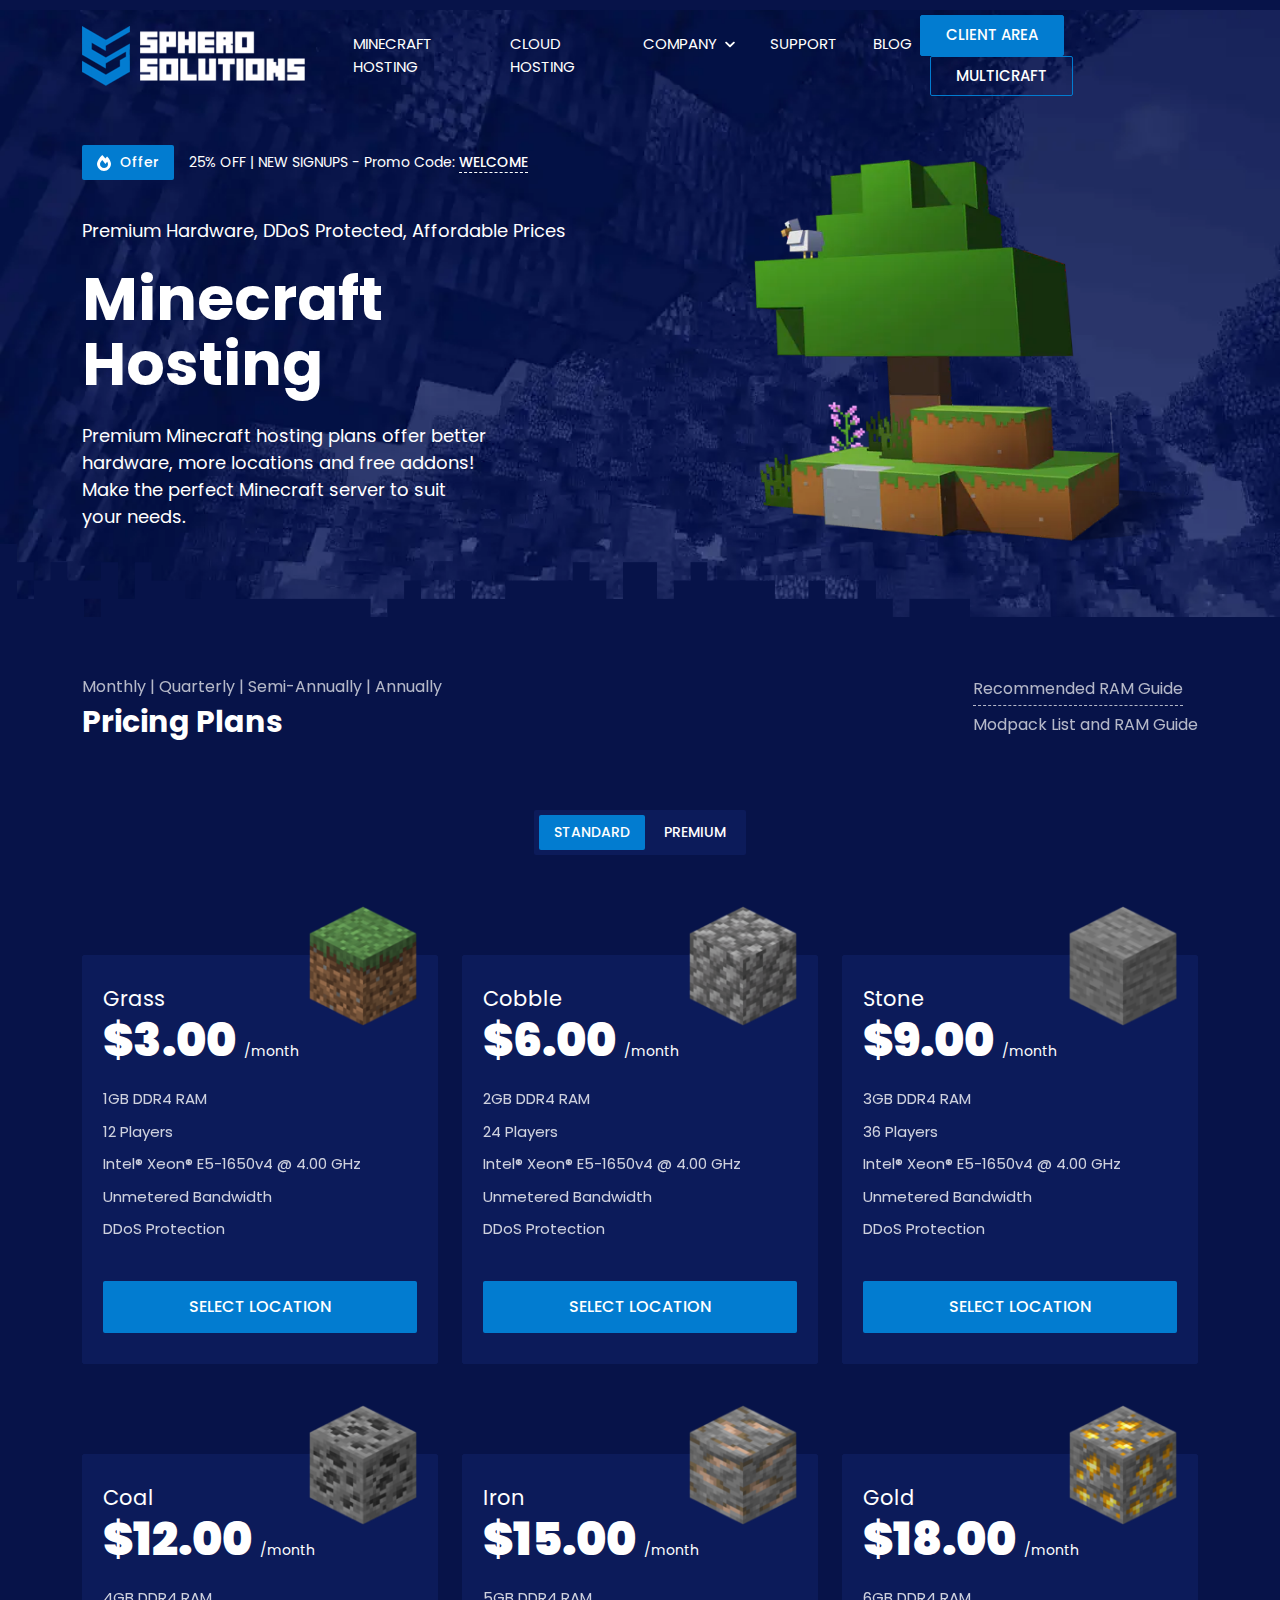
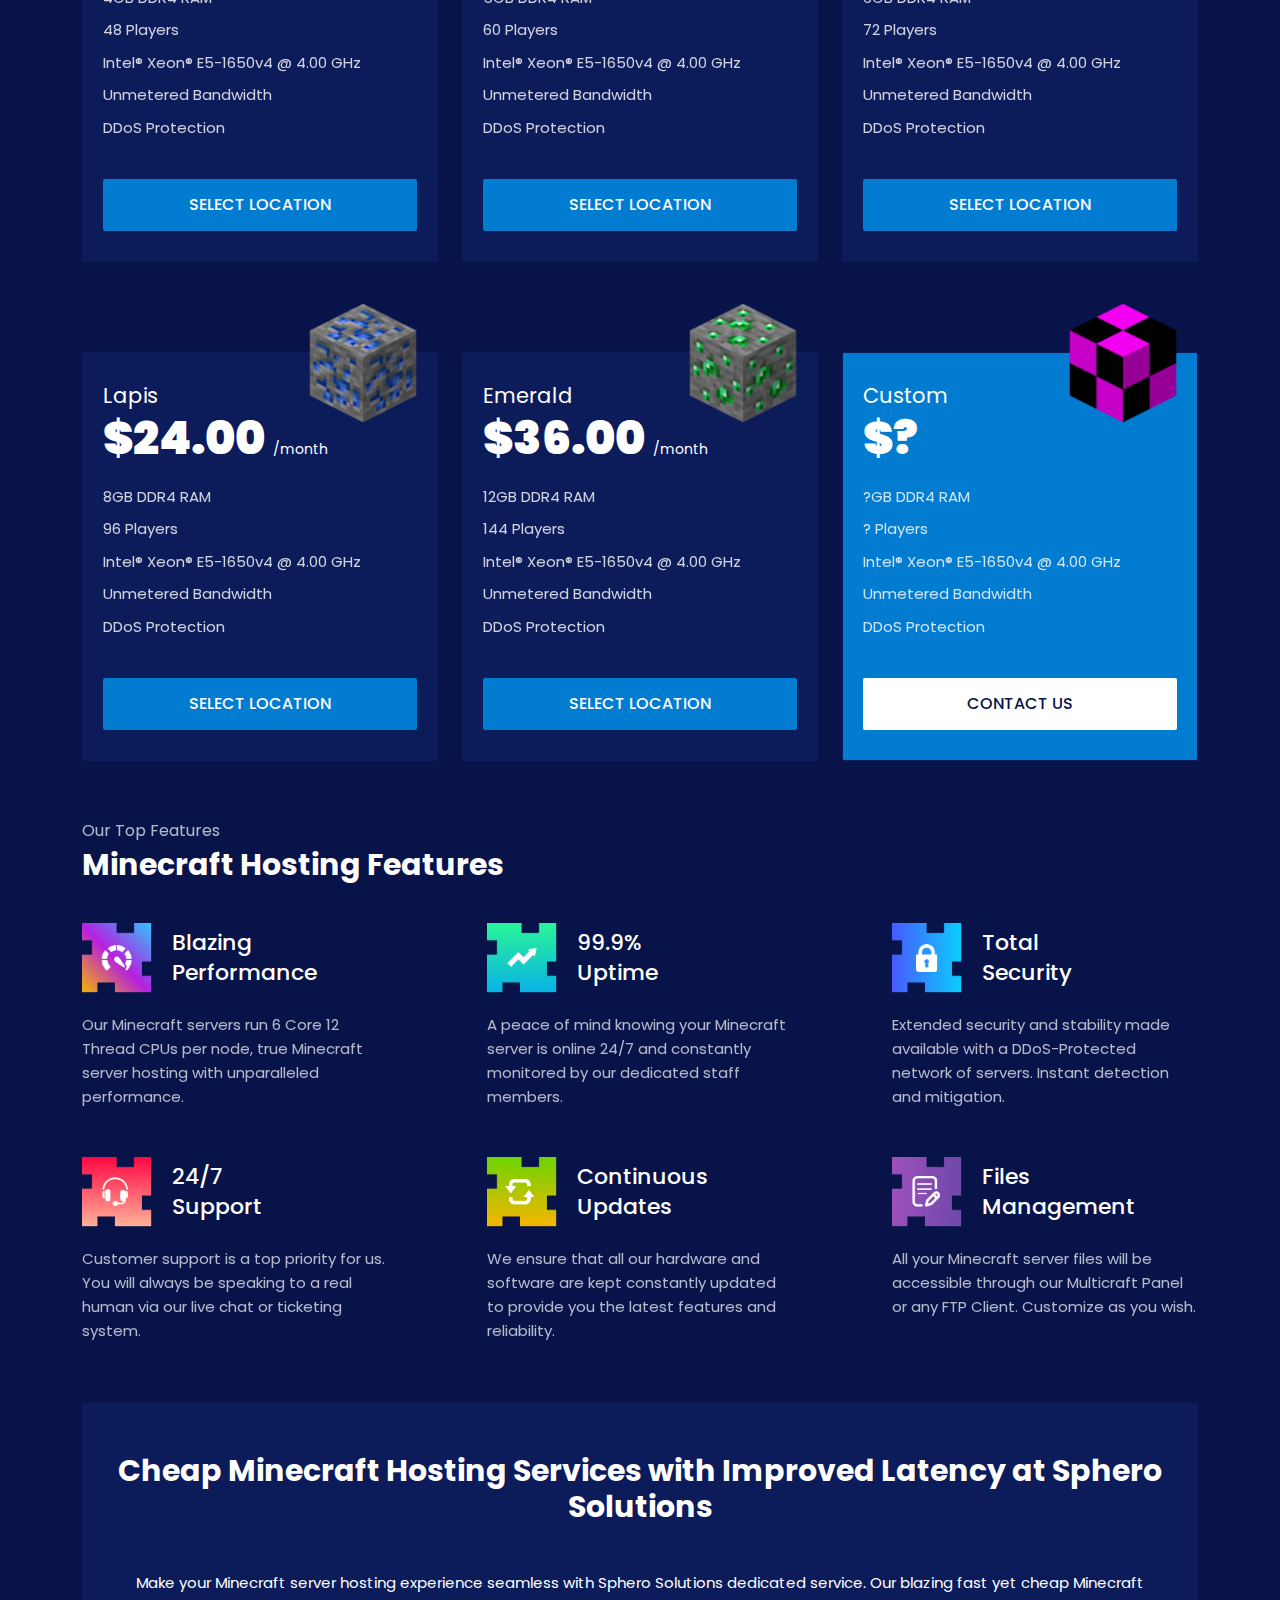
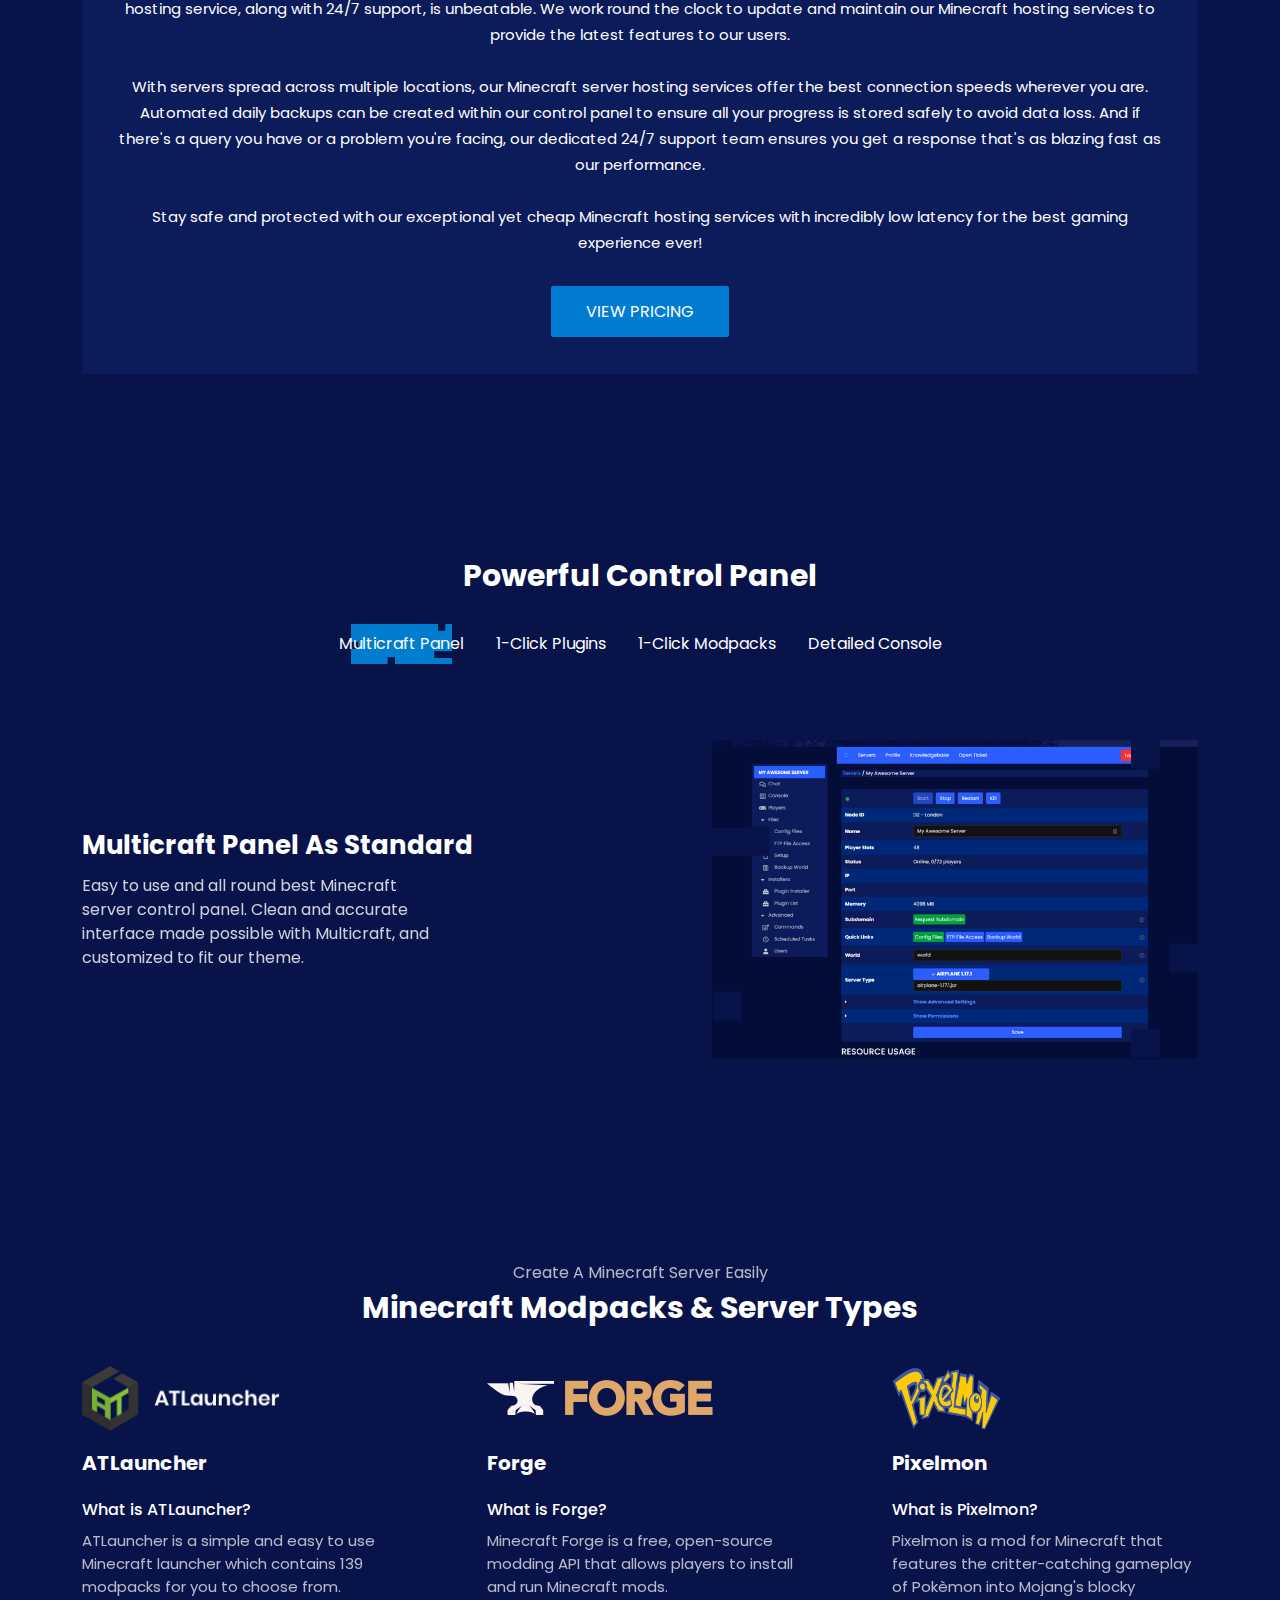
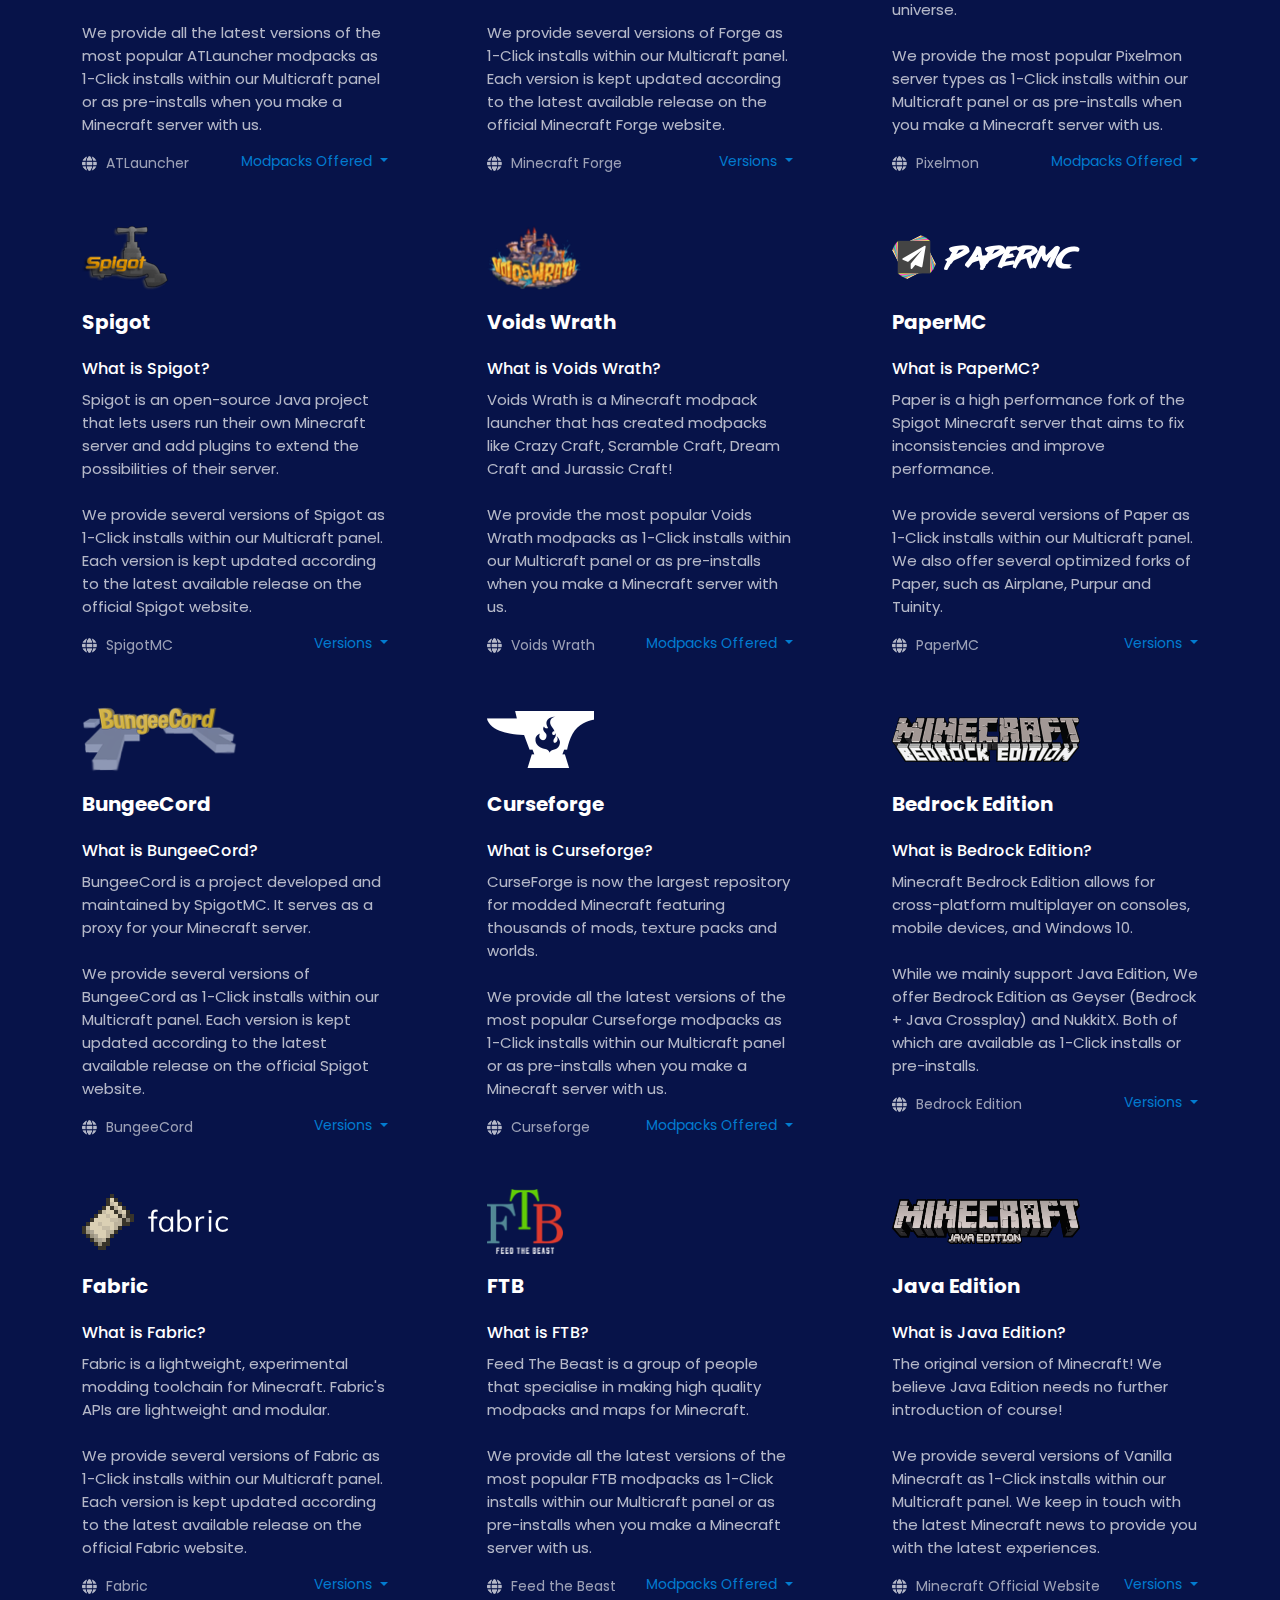
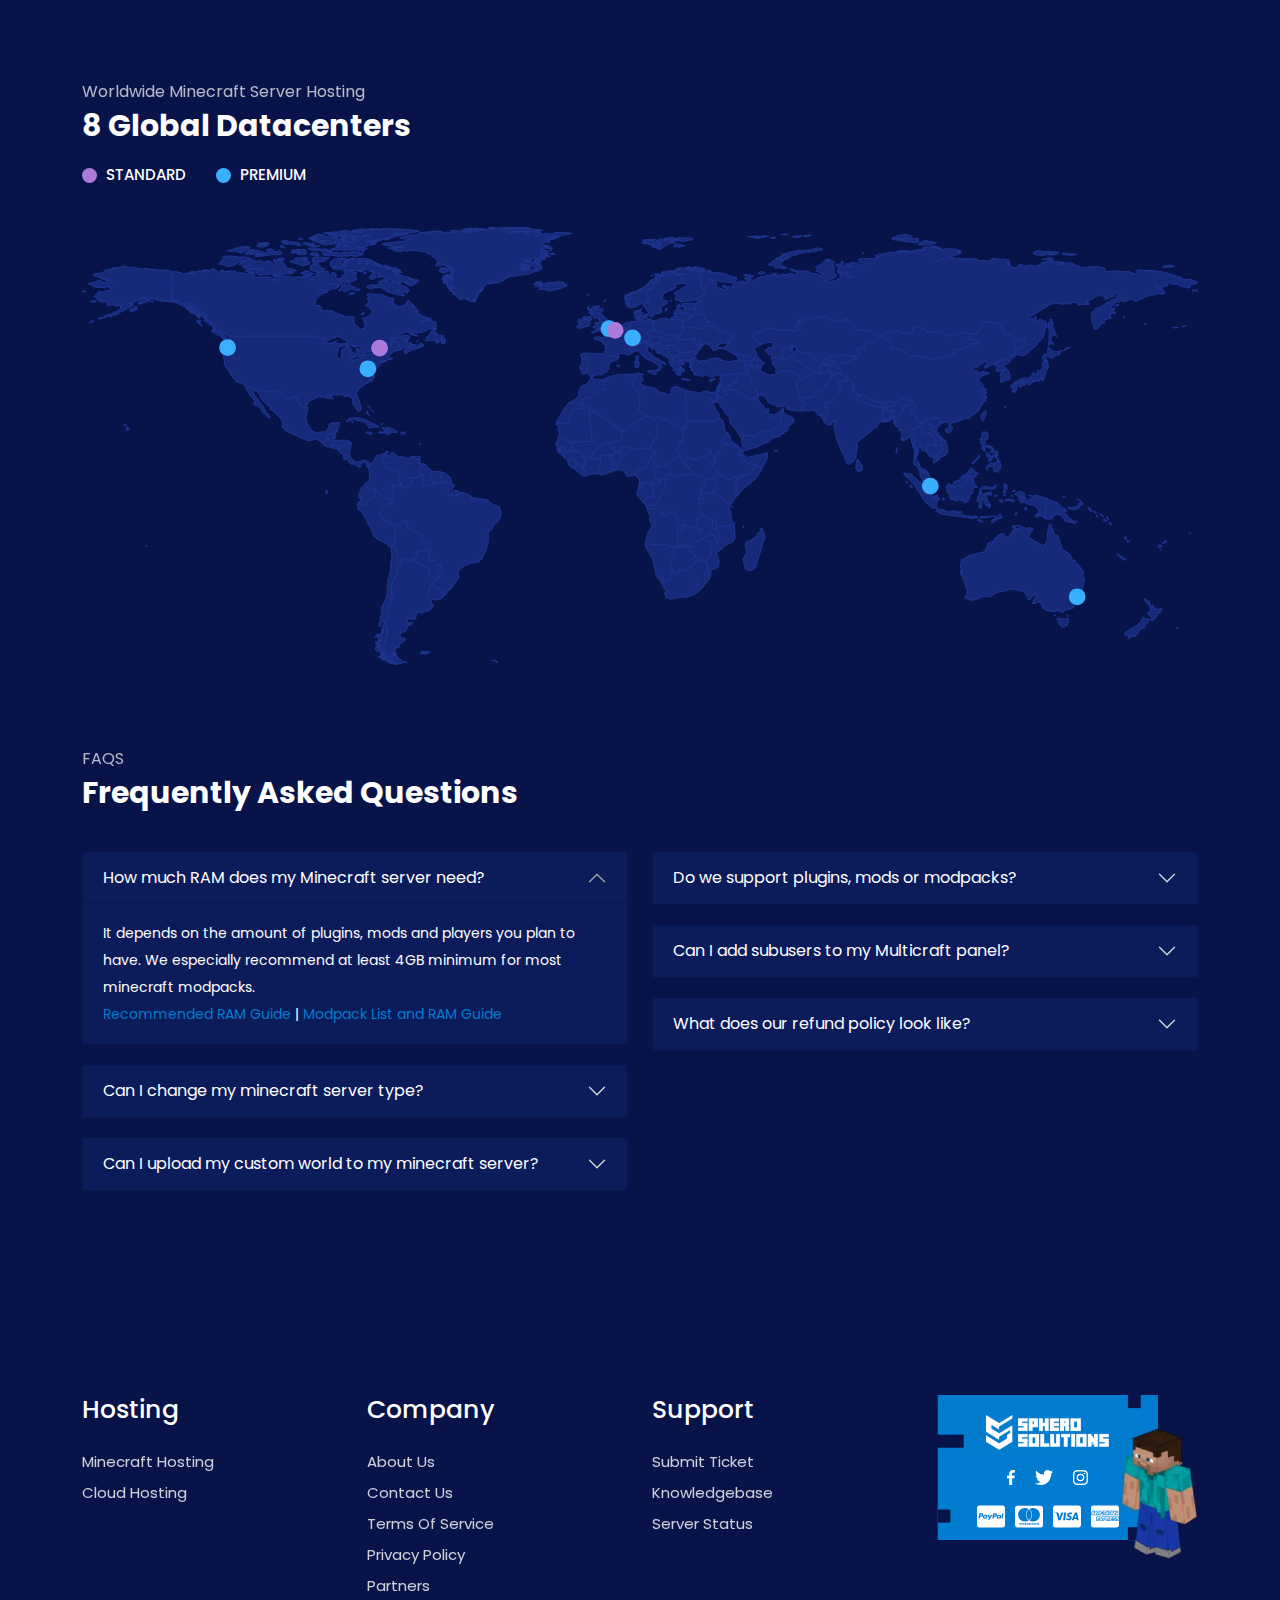
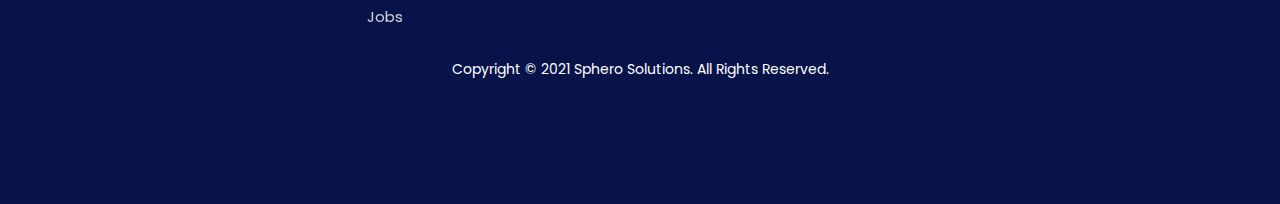
<file: minecraft.html>
<!DOCTYPE html>
<html lang="en">
  <head>
    <!-- Required meta tags -->
    <meta charset="utf-8" />
    <meta name="viewport" content="width=device-width, initial-scale=1" />
    <meta name="robots" content="index, follow" />
    <!-- SEO -->
    <meta
      name="description"
      content="Sphero Solutions provides cheap Minecraft hosting services with maximum uptime and DDoS Protection. Make a Minecraft server with us today."
    />
    <meta
      name="keywords"
      content="minecraft server hosting, minecraft server hosting provider, cheap minecraft hosting services, best minecraft hosting, minecraft hosting, minecraft hosting services, minecraft host, cheap minecraft hosting, create a minecraft server, make a minecraft server, minecraft server host, buy a minecraft server"
    />
    <meta property="og:type" content="website" />
    <meta property="og:url" content="https://spherosolutions.net" />
    <meta property="og:site_name" content="Sphero Solutions" />
    <meta
      property="og:description"
      content="Sphero Solutions provides cheap Minecraft hosting services with maximum uptime and DDoS Protection. Make a Minecraft server with us today."
    />
    <meta
      property="og:keywords"
      content="minecraft server hosting, minecraft server hosting provider, cheap minecraft hosting services, best minecraft hosting, minecraft hosting, minecraft hosting services, minecraft host, cheap minecraft hosting, create a minecraft server, make a minecraft server, minecraft server host, buy a minecraft server"
    />
    <meta name="author" content="Sphero Solutions" />
    <!-- Canonicalization -->
    <link rel="canonical" href="https://spherosolutions.net/minecraft" />
    <!-- Favicon -->
    <link
      rel="shortcut icon"
      type="image/jpg"
      href="./assets/img/favicon.ico"
    />
    <!-- Google Fonts -->
    <link rel="preconnect" href="https://fonts.googleapis.com" />
    <link rel="preconnect" href="https://fonts.gstatic.com" crossorigin />
    <link
      rel="stylesheet"
      media="print"
      onload="this.onload=null;this.removeAttribute('media');"
      href="https://fonts.googleapis.com/css2?family=Poppins:wght@400;500;700&display=swap"
    />
    <noscript>
      <link
        rel="stylesheet"
        href="https://fonts.googleapis.com/css2?family=Poppins:wght@400;500;700&display=swap"
      />
    </noscript>
    <!-- Bootstrap CSS -->
    <link rel="stylesheet" href="./assets/css/bootstrap.min.css" />
    <!-- Custom -->
    <link rel="stylesheet" href="./assets/css/custom.min.css" />
    <style>
        .popular-plans .btns {
            display: flex;
            margin-left: auto;
            flex-flow: column;
            align-items: flex-start;
        }
        .popular-plans .btns a {
            color: #fff;
            opacity: 0.7;
            text-decoration: none;
        }
        .popular-plans .btns a:first-child {
            text-decoration: none;
            border-bottom: 1px dashed;
            margin-bottom: 7px;
            padding-bottom: 4px;
        }
    </style>
    <!-- Schema -->
    <script type="application/ld+json">
      {
        "@context": "https://schema.org",
        "@type": "Organization",
        "name": "Sphero Solutions",
        "alternateName": "Sphero Solutions",
        "url": "https://spherosolutions.net",
        "description": "The Best Minecraft Server Hosting Provider.",
        "logo": "https://spherosolutions.net/assets/img/logo.png",
        "sameAs": [
          "https://www.facebook.com/spherosolutions/",
          "https://twitter.com/spherosolutions",
          "https://www.instagram.com/spherosolutions/"
        ]
      }
    </script>
    <!-- Global site tag (gtag.js) - Google Analytics -->
    <script
      async
      src="https://www.googletagmanager.com/gtag/js?id=UA-198843556-1"
    ></script>
    <script>
      window.dataLayer = window.dataLayer || [];
      function gtag() {
        dataLayer.push(arguments);
      }
      gtag("js", new Date());

      gtag("config", "UA-198843556-1");
    </script>
    <!-- Title -->
    <title>Minecraft Hosting Services | Make A Minecraft Server - Sphero Solutions</title>
  </head>
  <body>
    <!-- Header -->
    <header class="main-header">
      <nav class="navbar navbar-expand-lg">
        <div class="container">
          <!-- Logo -->
          <a class="navbar-brand" href="/"
            ><img
              src="./assets/img/logo.png"
              alt="Sphero Solutions Minecraft Server Hosting"
              width="223"
              height="60"
          /></a>
          <button
            class="navbar-toggler"
            type="button"
            data-bs-toggle="collapse"
            data-bs-target="#navbarSupportedContent"
            aria-controls="navbarSupportedContent"
            aria-expanded="false"
            aria-label="Toggle navigation"
          >
            <span class="navbar-toggler-icon"
              ><img
                src="./assets/img/icons/bars.png"
                width="23"
                height="20"
                alt="Toggle"
            /></span>
          </button>
          <div class="collapse navbar-collapse" id="navbarSupportedContent">
            <!-- Main Menu -->
            <ul class="navbar-nav me-auto mb-2 mb-lg-0">
              <li class="nav-item">
                <a class="nav-link" href="./minecraft">MINECRAFT HOSTING</a>
              </li>
              <li class="nav-item">
                <a class="nav-link" href="./cloudhosting">CLOUD HOSTING</a>
              </li>
              <li class="nav-item dropdown">
                <a
                  class="nav-link dropdown-toggle"
                  href="#"
                  id="navbarDropdown"
                  role="button"
                  data-bs-toggle="dropdown"
                  aria-expanded="false"
                >
                  COMPANY
                </a>
                <ul class="dropdown-menu" aria-labelledby="navbarDropdown">
                  <li>
                    <a class="dropdown-item" href="./about">About Us</a>
                  </li>
                  <li>
                    <a class="dropdown-item" href="./jobs">Job Openings</a>
                  </li>
                  <li>
                    <a class="dropdown-item" href="./partners">Partners</a>
                  </li>
                  <li>
                    <a
                      class="dropdown-item"
                      href="https://status.spherosolutions.net/"
                      >Server Status</a
                    >
                  </li>
                </ul>
              </li>
              <li class="nav-item">
                <a class="nav-link" href="./support">SUPPORT</a>
              </li>
              <li class="nav-item">
                <a class="nav-link" href="./blog">BLOG</a>
              </li>
            </ul>
            <div class="btns">
              <a
                class="billing-btn"
                href="https://spherosolutions.net/billing/index.php?rp=/login"
                >CLIENT AREA</a
              >
              <a
                class="panel-btn"
                href="https://mc.spherosolutions.net/site/login"
                >MULTICRAFT</a
              >
            </div>
          </div>
        </div>
      </nav>
    </header>
    <!-- Hero Section -->
    <div class="hero-sections">
      <div class="container">
        <div class="row">
          <div class="col-md-6">
            <div class="info">
              <!-- Offer -->
              <div class="offer">
                <span class="trend"
                  ><img
                    src="./assets/img/icons/fire-alt.svg"
                    alt="Minecraft Server Hosting Promo"
                    width="14"
                    height="16"
                  />
                  Offer</span
                >
                <span class="text"
                  >25% OFF | NEW SIGNUPS - Promo Code:
                  <a href="./minecraft">Welcome</a></span
                >
              </div>
              <div class="content">
                <h5>
                  Premium Hardware, DDoS Protected, Affordable Prices
                </h5>
                <h1>
                  Minecraft <br />
                  Hosting
                </h1>
                <p>
                  Premium Minecraft hosting plans offer better hardware, more locations
                  and free addons! Make the perfect Minecraft server to suit
                  your needs.
                </p>
              </div>
            </div>
          </div>
          <div class="col-md-6">
            <img
              src="./assets/img/minecraft-thumb.webp"
              alt="Minecraft Server Hosting"
              class="main-hero"
            />
          </div>
        </div>
      </div>
      <img
        class="border-top-img"
        src="./assets/img/border-top.png"
        alt="Minecraft Server Hosting"
        width="100%"
        height="73"
      />
    </div>
    <!-- Popular Plans -->
    <div class="popular-plans">
      <div class="container">
        <!-- Heading -->
        <div class="head-title">
          <div class="info">
            <h3>Monthly | Quarterly | Semi-Annually | Annually</h3>
            <h2>Pricing Plans</h2>
          </div>
          <div class="btns ml-auto">
              <a
                href="https://help.spherosolutions.net/en/article/how-much-ram-does-my-minecraft-server-need-rjf2rl/"
                >Recommended RAM Guide</a
              >
              <a href="https://help.spherosolutions.net/en/article/our-modpack-list-recommended-ram-amount-q9cxbt/">Modpack List and RAM Guide</a>
          </div>    
        </div>
        <!-- Content -->
        <div class="content">
          <!-- Toggle -->
          <span class="btns-pricing">
            <label>
              <span class="monthly-plan-btn active-btn">Standard</span>
              <input type="checkbox" class="hidden toggle-plan-global" />
              <span class="annual-plan-btn">Premium</span>
            </label>
          </span>
          <div class="row">
            <!-- Item -->
            <div class="col-md-4">
              <div class="item">
                <img
                  class="tier"
                  src="./assets/img/tiers/grass.png"
                  alt="Minecraft Server Hosting Grass Pricing Plan"
                  width="108"
                  height="120"
                />
                <h3>Grass</h3>
                <h2>
                  <b class="monthly-price">$3.00 <span>/month</span></b>
                  <b class="yearly-price">$6.00 <span>/month</span></b>
                </h2>
                <ul class="features-list">
                  <li>1GB DDR4 RAM</li>
                  <li>12 Players</li>
                  <li class="sp-cpu sp-standard">
                    Intel® Xeon® E5-1650v4 @ 4.00 GHz
                  </li>
                  <li class="sp-cpu sp-premium">Intel i7-7700K @ 4.50 GHz</li>
                  <li>Unmetered Bandwidth</li>
                  <li>DDoS Protection</li>
                </ul>
                <button
                  class="select-locations-btn"
                  data-pid="13"
                  data-pid2="22"
                  type="button"
                  data-bs-toggle="modal"
                  data-bs-target="#serverLocations"
                >
                  Select Location
                </button>
              </div>
            </div>
            <!-- Item -->
            <div class="col-md-4">
              <div class="item">
                <img
                  class="tier"
                  src="./assets/img/tiers/cobble.png"
                  alt="Minecraft Server Hosting Cobble Pricing Plan"
                  width="108"
                  height="120"
                />
                <h3>Cobble</h3>
                <h2>
                  <b class="monthly-price">$6.00 <span>/month</span></b>
                  <b class="yearly-price">$12.00 <span>/month</span></b>
                </h2>
                <ul class="features-list">
                  <li>2GB DDR4 RAM</li>
                  <li>24 Players</li>
                  <li class="sp-cpu sp-standard">
                    Intel® Xeon® E5-1650v4 @ 4.00 GHz
                  </li>
                  <li class="sp-cpu sp-premium">Intel i7-7700K @ 4.50 GHz</li>
                  <li>Unmetered Bandwidth</li>
                  <li>DDoS Protection</li>
                </ul>
                <button
                  class="select-locations-btn"
                  data-pid="15"
                  data-pid2="23"
                  type="button"
                  data-bs-toggle="modal"
                  data-bs-target="#serverLocations"
                >
                  Select Location
                </button>
              </div>
            </div>
            <!-- Item -->
            <div class="col-md-4">
              <div class="item">
                <img
                  class="tier"
                  src="./assets/img/tiers/stone.png"
                  alt="Minecraft Server Hosting Stone Pricing Plan"
                  width="108"
                  height="120"
                />
                <h3>Stone</h3>
                <h2>
                  <b class="monthly-price">$9.00 <span>/month</span></b>
                  <b class="yearly-price">$18.00 <span>/month</span></b>
                </h2>
                <ul class="features-list">
                  <li>3GB DDR4 RAM</li>
                  <li>36 Players</li>
                  <li class="sp-cpu sp-standard">
                    Intel® Xeon® E5-1650v4 @ 4.00 GHz
                  </li>
                  <li class="sp-cpu sp-premium">Intel i7-7700K @ 4.50 GHz</li>
                  <li>Unmetered Bandwidth</li>
                  <li>DDoS Protection</li>
                </ul>
                <button
                  class="select-locations-btn"
                  data-pid="16"
                  data-pid2="24"
                  type="button"
                  data-bs-toggle="modal"
                  data-bs-target="#serverLocations"
                >
                  Select Location
                </button>
              </div>
            </div>
          </div>
          <div class="row mt-9">
            <!-- Item -->
            <div class="col-md-4">
              <div class="item">
                <img
                  class="tier"
                  src="./assets/img/tiers/coal.png"
                  alt="Minecraft Server Hosting Coal Pricing Plan"
                  width="108"
                  height="120"
                />
                <h3>Coal</h3>
                <h2>
                  <b class="monthly-price">$12.00 <span>/month</span></b>
                  <b class="yearly-price">$24.00 <span>/month</span></b>
                </h2>
                <ul class="features-list">
                  <li>4GB DDR4 RAM</li>
                  <li>48 Players</li>
                  <li class="sp-cpu sp-standard">
                    Intel® Xeon® E5-1650v4 @ 4.00 GHz
                  </li>
                  <li class="sp-cpu sp-premium">Intel i7-7700K @ 4.50 GHz</li>
                  <li>Unmetered Bandwidth</li>
                  <li>DDoS Protection</li>
                </ul>
                <button
                  class="select-locations-btn"
                  data-pid="17"
                  data-pid2="25"
                  type="button"
                  data-bs-toggle="modal"
                  data-bs-target="#serverLocations"
                >
                  Select Location
                </button>
              </div>
            </div>
            <!-- Item -->
            <div class="col-md-4">
              <div class="item">
                <img
                  class="tier"
                  src="./assets/img/tiers/iron.png"
                  alt="Minecraft Server Hosting Iron Pricing Plan"
                  width="108"
                  height="120"
                />
                <h3>Iron</h3>
                <h2>
                  <b class="monthly-price">$15.00 <span>/month</span></b>
                  <b class="yearly-price">$30.00 <span>/month</span></b>
                </h2>
                <ul class="features-list">
                  <li>5GB DDR4 RAM</li>
                  <li>60 Players</li>
                  <li class="sp-cpu sp-standard">
                    Intel® Xeon® E5-1650v4 @ 4.00 GHz
                  </li>
                  <li class="sp-cpu sp-premium">Intel i7-7700K @ 4.50 GHz</li>
                  <li>Unmetered Bandwidth</li>
                  <li>DDoS Protection</li>
                </ul>
                <button
                  class="select-locations-btn"
                  data-pid="18"
                  data-pid2="26"
                  type="button"
                  data-bs-toggle="modal"
                  data-bs-target="#serverLocations"
                >
                  Select Location
                </button>
              </div>
            </div>
            <!-- Item -->
            <div class="col-md-4">
              <div class="item">
                <img
                  class="tier"
                  src="./assets/img/tiers/gold.png"
                  alt="Minecraft Server Hosting Gold Pricing Plan"
                  width="108"
                  height="120"
                />
                <h3>Gold</h3>
                <h2>
                  <b class="monthly-price">$18.00 <span>/month</span></b>
                  <b class="yearly-price">$36.00 <span>/month</span></b>
                </h2>
                <ul class="features-list">
                  <li>6GB DDR4 RAM</li>
                  <li>72 Players</li>
                  <li class="sp-cpu sp-standard">
                    Intel® Xeon® E5-1650v4 @ 4.00 GHz
                  </li>
                  <li class="sp-cpu sp-premium">Intel i7-7700K @ 4.50 GHz</li>
                  <li>Unmetered Bandwidth</li>
                  <li>DDoS Protection</li>
                </ul>
                <button
                  class="select-locations-btn"
                  data-pid="19"
                  data-pid2="27"
                  type="button"
                  data-bs-toggle="modal"
                  data-bs-target="#serverLocations"
                >
                  Select Location
                </button>
              </div>
            </div>
          </div>
          <div class="row mt-9">
            <!-- Item -->
            <div class="col-md-4">
              <div class="item">
                <img
                  class="tier"
                  src="./assets/img/tiers/lapis.png"
                  alt="Minecraft Server Hosting Lapis Pricing Plan"
                  width="108"
                  height="120"
                />
                <h3>Lapis</h3>
                <h2>
                  <b class="monthly-price">$24.00 <span>/month</span></b>
                  <b class="yearly-price">$48.00 <span>/month</span></b>
                </h2>
                <ul class="features-list">
                  <li>8GB DDR4 RAM</li>
                  <li>96 Players</li>
                  <li class="sp-cpu sp-standard">
                    Intel® Xeon® E5-1650v4 @ 4.00 GHz
                  </li>
                  <li class="sp-cpu sp-premium">Intel i7-7700K @ 4.50 GHz</li>
                  <li>Unmetered Bandwidth</li>
                  <li>DDoS Protection</li>
                </ul>
                <button
                  class="select-locations-btn"
                  data-pid="20"
                  data-pid2="28"
                  type="button"
                  data-bs-toggle="modal"
                  data-bs-target="#serverLocations"
                >
                  Select Location
                </button>
              </div>
            </div>
            <!-- Item -->
            <div class="col-md-4">
              <div class="item">
                <img
                  class="tier"
                  src="./assets/img/tiers/emerald.png"
                  alt="Minecraft Server Hosting Emerald Pricing Plan"
                  width="108"
                  height="120"
                />
                <h3>Emerald</h3>
                <h2>
                  <b class="monthly-price">$36.00 <span>/month</span></b>
                  <b class="yearly-price">$72.00 <span>/month</span></b>
                </h2>
                <ul class="features-list">
                  <li>12GB DDR4 RAM</li>
                  <li>144 Players</li>
                  <li class="sp-cpu sp-standard">
                    Intel® Xeon® E5-1650v4 @ 4.00 GHz
                  </li>
                  <li class="sp-cpu sp-premium">Intel i7-7700K @ 4.50 GHz</li>
                  <li>Unmetered Bandwidth</li>
                  <li>DDoS Protection</li>
                </ul>
                <button
                  class="select-locations-btn"
                  data-pid="21"
                  data-pid2="29"
                  type="button"
                  data-bs-toggle="modal"
                  data-bs-target="#serverLocations"
                >
                  Select Location
                </button>
              </div>
            </div>
            <!-- Item -->
            <div class="col-md-4">
              <div class="item custom">
                <img
                  class="tier"
                  src="./assets/img/tiers/custom.png"
                  alt="Minecraft Server Hosting Custom Pricing Plan"
                  width="108"
                  height="120"
                />
                <h3>Custom</h3>
                <h2>
                  <b class="monthly-price">$?</b>
                  <b class="yearly-price">$?</b>
                </h2>
                <ul class="features-list">
                  <li>?GB DDR4 RAM</li>
                  <li>? Players</li>
                  <li class="sp-cpu sp-standard">
                    Intel® Xeon® E5-1650v4 @ 4.00 GHz
                  </li>
                  <li class="sp-cpu sp-premium">Intel i7-7700K @ 4.50 GHz</li>
                  <li>Unmetered Bandwidth</li>
                  <li>DDoS Protection</li>
                </ul>
                <a
                  class="order-btn-custom"
                  href="https://spherosolutions.net/billing/submitticket.php"
                >
                  Contact Us
                </a>
              </div>
            </div>
          </div>
        </div>
      </div>
    </div>
    <!-- Features -->
    <div class="features">
      <div class="container">
        <!-- Heading -->
        <div class="head-title">
          <div class="info">
            <h3>Our Top Features</h3>
            <h2>Minecraft Hosting Features</h2>
          </div>
        </div>
        <div class="content">
          <div class="row mb-5">
            <!-- Item -->
            <div class="col-md-4">
              <div class="item">
                <div class="flex">
                  <img
                    src="./assets/img/icons/performance.png"
                    alt="Blazing Performance"
                    width="70"
                    height="70"
                  />
                  <h3>
                    Blazing <br />
                    Performance
                  </h3>
                </div>
                <p>
                  Our Minecraft servers run 6 Core 12 Thread CPUs per node,
                  true Minecraft server hosting with unparalleled performance.
                </p>
              </div>
            </div>
            <!-- Item -->
            <div class="col-md-4">
              <div class="item">
                <div class="flex">
                  <img
                    src="./assets/img/icons/uptime.png"
                    alt="99.9% Uptime"
                    width="70"
                    height="70"
                  />
                  <h3>
                    99.9%
                    <br />
                    Uptime
                  </h3>
                </div>
                <p>
                  A peace of mind knowing your Minecraft server is online 24/7
                  and constantly monitored by our dedicated staff members.
                </p>
              </div>
            </div>
            <!-- Item -->
            <div class="col-md-4">
              <div class="item">
                <div class="flex">
                  <img
                    src="./assets/img/icons/security.png"
                    alt="Total Security"
                    width="70"
                    height="70"
                  />
                  <h3>
                    Total
                    <br />
                    Security
                  </h3>
                </div>
                <p>
                  Extended security and stability made available with a
                  DDoS-Protected network of servers. Instant detection and
                  mitigation.
                </p>
              </div>
            </div>
          </div>
          <div class="row">
            <!-- Item -->
            <div class="col-md-4">
              <div class="item">
                <div class="flex">
                  <img
                    src="./assets/img/icons/support.png"
                    alt="24/7 Support"
                    width="70"
                    height="70"
                  />
                  <h3>
                    24/7
                    <br />
                    Support
                  </h3>
                </div>
                <p>
                  Customer support is a top priority for us. You will always be 
                  speaking to a real human via our live chat or ticketing system.
                </p>
              </div>
            </div>
            <!-- Item -->
            <div class="col-md-4">
              <div class="item">
                <div class="flex">
                  <img
                    src="./assets/img/icons/updates.png"
                    alt="Continuous Updates"
                    width="70"
                    height="70"
                  />
                  <h3>
                    Continuous
                    <br />
                    Updates
                  </h3>
                </div>
                <p>
                  We ensure that all our hardware and software are kept
                  constantly updated to provide you the latest features and
                  reliability.
                </p>
              </div>
            </div>
            <!-- Item -->
            <div class="col-md-4">
              <div class="item">
                <div class="flex">
                  <img
                    src="./assets/img/icons/files.png"
                    alt="Files Management"
                    width="70"
                    height="70"
                  />
                  <h3>
                    Files
                    <br />
                    Management
                  </h3>
                </div>
                <p>
                  All your Minecraft server files will be accessible through our
                  Multicraft Panel or any FTP Client. Customize as you wish.
                </p>
              </div>
            </div>
          </div>
        </div>
      </div>
    </div>
    <!-- Call To Action -->
    <div class="container">
      <div class="call-to-action">
        <h2>Cheap Minecraft Hosting Services with Improved Latency at Sphero Solutions</h2>
        <p>
          Make your Minecraft server hosting experience seamless with Sphero Solutions dedicated service. 
          Our blazing fast yet cheap Minecraft hosting service, along with 24/7 support, is unbeatable. 
          We work round the clock to update and maintain our Minecraft hosting services to provide the latest features to our users.
          <br>
          <br>
          With servers spread across multiple locations, our Minecraft server hosting services offer the best connection speeds wherever you are. 
          Automated daily backups can be created within our control panel to ensure all your progress is stored safely to avoid data loss. 
          And if there's a query you have or a problem you're facing, our dedicated 24/7 support team ensures you get a response 
          that's as blazing fast as our performance.
          <br>
          <br>
          Stay safe and protected with our exceptional yet cheap Minecraft hosting services with incredibly low latency for the best gaming experience ever!
        </p>
        <br>
        <a href="./minecraft">VIEW PRICING</a>
      </div>
    </div>
    <!-- Multicraft Panel -->
    <img
      class="top-border-panel"
      src="./assets/img/border-top.png"
      alt="Minecraft Server Hosting"
      width="100%"
      height="73"
    />
    <div class="panel">
      <div class="container">
        <div class="custom-heading">
          <h2>Powerful Control Panel</h2>
        </div>
        <div class="tabs">
          <ul class="nav nav-pills mb-3" id="pills-tab" role="tablist">
            <li class="nav-item" role="presentation">
              <button
                class="nav-link active"
                id="pills-Multicraft-tab"
                data-bs-toggle="pill"
                data-bs-target="#pills-Multicraft"
                type="button"
                role="tab"
                aria-controls="pills-Multicraft"
                aria-selected="true"
              >
                Multicraft Panel
              </button>
            </li>
            <li class="nav-item" role="presentation">
              <button
                class="nav-link"
                id="pills-manager-tab"
                data-bs-toggle="pill"
                data-bs-target="#pills-manager"
                type="button"
                role="tab"
                aria-controls="pills-manager"
                aria-selected="false"
              >
                1-Click Plugins
              </button>
            </li>
            <li class="nav-item" role="presentation">
              <button
                class="nav-link"
                id="pills-modpacks-tab"
                data-bs-toggle="pill"
                data-bs-target="#pills-modpacks"
                type="button"
                role="tab"
                aria-controls="pills-modpacks"
                aria-selected="false"
              >
                1-Click Modpacks
              </button>
            </li>
            <li class="nav-item" role="presentation">
              <button
                class="nav-link"
                id="pills-plugins-tab"
                data-bs-toggle="pill"
                data-bs-target="#pills-plugins"
                type="button"
                role="tab"
                aria-controls="pills-plugins"
                aria-selected="false"
              >
                Detailed Console
              </button>
            </li>
          </ul>
          <div class="tab-content" id="pills-tabContent">
            <div
              class="tab-pane fade show active"
              id="pills-Multicraft"
              role="tabpanel"
              aria-labelledby="pills-Multicraft-tab"
            >
              <div class="row">
                <div class="col-md-6 relative">
                  <div class="info absolute">
                    <h2>Multicraft Panel As Standard</h2>
                    <p>
                      Easy to use and all round best Minecraft server control
                      panel. Clean and accurate interface made possible with
                      Multicraft, and customized to fit our theme. 
                    </p>
                  </div>
                </div>
                <div class="col-md-6 text-right">
                  <img
                    class="main-panel"
                    src="./assets/img/panel/panel.png"
                    alt="Multicraft Panel"
                    width="100%"
                  />
                </div>
              </div>
            </div>
            <div
              class="tab-pane fade"
              id="pills-manager"
              role="tabpanel"
              aria-labelledby="pills-manager-tab"
            >
              <div class="row">
                <div class="col-md-6 relative">
                  <div class="info absolute">
                    <h2>1-Click Install Minecraft Plugins</h2>
                    <p>
                      Our Multicraft panel offers our users a quick and comprehensive
                      way of installing popular Bukkit, Spigot, Pocketmine and NukkitX
                      plugins. Done with just 1-Click. 
                    </p>
                  </div>
                </div>
                <div class="col-md-6 text-right">
                  <img
                    class="main-panel"
                    src="./assets/img/panel/plugins.png"
                    alt="Minecraft Plugin Installer"
                    width="100%"
                  />
                </div>
              </div>
            </div>
            <div
              class="tab-pane fade"
              id="pills-modpacks"
              role="tabpanel"
              aria-labelledby="pills-modpacks-tab"
            >
              <div class="row">
                <div class="col-md-6 relative">
                  <div class="info absolute">
                    <h2>1-Click Install Minecraft Modpacks</h2>
                    <p>
                      Install popular Minecraft modpacks with just 1-Click through
                      our Multicraft panel. All of which are kept updated
                      to the latest versions within our repositories. 
                    </p>
                  </div>
                </div>
                <div class="col-md-6 text-right">
                  <img
                    class="main-panel"
                    src="./assets/img/panel/modpacks.png"
                    alt="Minecraft Modpack Installer"
                    width="100%"
                  />
                </div>
              </div>
            </div>
            <div
              class="tab-pane fade"
              id="pills-plugins"
              role="tabpanel"
              aria-labelledby="pills-plugins-tab"
            >
              <div class="row">
                <div class="col-md-6 relative">
                  <div class="info absolute">
                    <h2>Console & Server Logs</h2>
                    <p>
                      Be able to see what is happening within your server at any
                      moment. Our Multicraft panel console is beautifully color
                      coded for easier reference.
                    </p>
                  </div>
                </div>
                <div class="col-md-6 text-right">
                  <img
                    class="main-panel"
                    src="./assets/img/panel/console.png"
                    alt="Multicraft Console"
                    width="100%"
                  />
                </div>
              </div>
            </div>
          </div>
        </div>
      </div>
    </div>
    <img
      class="bottom-border-panel"
      src="./assets/img/border-top.png"
      alt="Minecraft Server Hosting"
      width="100%"
      height="73"
    />

    <!-- Server Types -->
    <div class="server-types relative">
      <div class="container">
        <!-- Heading -->
        <div class="head-title">
          <div class="info text-center">
            <h3>Create A Minecraft Server Easily</h3>
            <h2>Minecraft Modpacks & Server Types</h2>
          </div>
        </div>
        <!-- Items -->
        <div class="items">
          <!-- Row #1 -->
          <div class="row">
            <!-- Item -->
            <div class="col-md-4">
              <div class="item">
                <div class="brand-wrap">
                  <img
                    class="brand-server"
                    src="./assets/img/types/atlauncher.png"
                    alt="ATLauncher"
                  />
                </div>
                <h3>ATLauncher</h3>
                <h4>What is ATLauncher?</h4>
                <p>
                  ATLauncher is a simple and easy to use Minecraft launcher which contains 139 modpacks for you to choose from.
                  <br>
                  <br>
                  We provide all the latest versions of the most popular ATLauncher modpacks as 1-Click installs within our Multicraft panel or
                  as pre-installs when you make a Minecraft server with us.
                </p>
                <div class="flex align-center details-server">
                  <div class="website">
                    <img src="./assets/img/globe.png" alt="website" />
                    <a href="https://atlauncher.com/">ATLauncher</a>
                  </div>
                  <div class="dropdown versions-dropdown">
                    <a
                      class="nav-link dropdown-toggle"
                      href="#"
                      id="navbarDropdownVersions"
                      role="button"
                      data-bs-toggle="dropdown"
                      aria-expanded="false"
                    >
                      Modpacks Offered
                    </a>
                    <ul
                      class="dropdown-menu"
                      aria-labelledby="navbarDropdownVersions"
                    >
                      <li>A Bit Of Everything</li>
                      <li>Bevo's Tech Pack</li>
                      <li>Bytesize</li>
                      <li>Crainer Craft</li>
                      <li>Crundee Craft</li>
                      <li>DNS Techpack</li>
                      <li>Hermitcraft</li>
                      <li>Journey to the Core</li>
                      <li>Jurassic World</li>
                      <li>Natural Magic</li>
                      <li>Resonant Rise</li>
                      <li>Revenge of the C-Team</li>
                      <li>Revolution</li>
                      <li>Revolution 3</li>
                      <li>Sky Factory</li>
                      <li>Sky Factory 4</li>
                      <li>Technode Firmacraft</li>
                      <li>The Aftermath</li>
                      <li>The Crack Pack</li>
                      <li>Troll Craft</li>
                      <li>Xisuminati</li>
                      <li>Yogscast Complete Pack</li>
                    </ul>
                  </div>
                </div>
              </div>
            </div>
            <!-- Item -->
            <div class="col-md-4">
              <div class="item">
                <div class="brand-wrap">
                  <img
                    class="brand-server"
                    src="./assets/img/types/forge.png"
                    alt="Forge"
                  />
                </div>
                <h3>Forge</h3>
                <h4>What is Forge?</h4>
                <p>
                  Minecraft Forge is a free, open-source modding API that allows players to install and run Minecraft mods.
                  <br>
                  <br>
                  We provide several versions of Forge as 1-Click installs within our Multicraft panel. Each version is kept
                  updated according to the latest available release on the official Minecraft Forge website.
                </p>
                <div class="flex align-center details-server">
                  <div class="website">
                    <img src="./assets/img/globe.png" alt="website" />
                    <a href="https://minecraftforge.net/">Minecraft Forge</a>
                  </div>
                  <div class="dropdown versions-dropdown">
                    <a
                      class="nav-link dropdown-toggle"
                      href="#"
                      id="navbarDropdownVersions"
                      role="button"
                      data-bs-toggle="dropdown"
                      aria-expanded="false"
                    >
                      Versions
                    </a>
                    <ul
                      class="dropdown-menu"
                      aria-labelledby="navbarDropdownVersions"
                    >
                      <li>1.17.1</li>
                      <li>1.16.5</li>
                      <li>1.15.2</li>
                      <li>1.14.4</li>
                      <li>1.13.2</li>
                      <li>1.12.2</li>
                      <li>1.10.2</li>
                      <li>1.9.4</li>
                      <li>1.8.9</li>
                      <li>1.7.10</li>
                      <li>1.6.4</li>
                    </ul>
                  </div>
                </div>
              </div>
            </div>
            <!-- Item -->
            <div class="col-md-4">
              <div class="item">
                <div class="brand-wrap">
                  <img
                    class="brand-server"
                    src="./assets/img/types/pixelmon.png"
                    alt="Pixelmon"
                  />
                </div>
                <h3>Pixelmon</h3>
                <h4>What is Pixelmon?</h4>
                <p>
                  Pixelmon is a mod for Minecraft that features the critter-catching gameplay of Pokèmon into Mojang's blocky universe.
                  <br>
                  <br>
                  We provide the most popular Pixelmon server types as 1-Click installs within our Multicraft panel or
                  as pre-installs when you make a Minecraft server with us.
                </p>
                <div class="flex align-center details-server">
                  <div class="website">
                    <img src="./assets/img/globe.png" alt="website" />
                    <a href="#">Pixelmon</a>
                  </div>
                  <div class="dropdown versions-dropdown">
                    <a
                      class="nav-link dropdown-toggle"
                      href="#"
                      id="navbarDropdownVersions"
                      role="button"
                      data-bs-toggle="dropdown"
                      aria-expanded="false"
                    >
                      Modpacks Offered
                    </a>
                    <ul
                      class="dropdown-menu"
                      aria-labelledby="navbarDropdownVersions"
                    >
                      <li>Pixelmon Generations</li>
                      <li>Pixelmon Reforged</li>
                    </ul>
                  </div>
                </div>
              </div>
            </div>
          </div>
          <!-- Row #2 -->
          <div class="row">
            <!-- Item -->
            <div class="col-md-4">
              <div class="item">
                <div class="brand-wrap">
                  <img
                    class="brand-server"
                    src="./assets/img/types/spigot.png"
                    alt="Spigot"
                  />
                </div>
                <h3>Spigot</h3>
                <h4>What is Spigot?</h4>
                <p>
                  Spigot is an open-source Java project that lets users run their own Minecraft server and add plugins to extend the possibilities of their server. 
                  <br>
                  <br>
                  We provide several versions of Spigot as 1-Click installs within our Multicraft panel. Each version is kept
                  updated according to the latest available release on the official Spigot website.
                </p>
                <div class="flex align-center details-server">
                  <div class="website">
                    <img src="./assets/img/globe.png" alt="website" />
                    <a href="https://www.spigotmc.org/">SpigotMC</a>
                  </div>
                  <div class="dropdown versions-dropdown">
                    <a
                      class="nav-link dropdown-toggle"
                      href="#"
                      id="navbarDropdownVersions"
                      role="button"
                      data-bs-toggle="dropdown"
                      aria-expanded="false"
                    >
                      Versions
                    </a>
                    <ul
                      class="dropdown-menu"
                      aria-labelledby="navbarDropdownVersions"
                    >
                    <li>1.17.1</li>
                    <li>1.17</li>
                    <li>1.16.5</li>
                    <li>1.15.2</li>
                    <li>1.14.4</li>
                    <li>1.13.2</li>
                    <li>1.12.2</li>
                    <li>1.11.2</li>
                    <li>1.10.2</li>
                    <li>1.9.4</li>
                    <li>1.8.8</li>
                    </ul>
                  </div>
                </div>
              </div>
            </div>
            <!-- Item -->
            <div class="col-md-4">
              <div class="item">
                <div class="brand-wrap">
                  <img
                    class="brand-server"
                    src="./assets/img/types/voidswrath.png"
                    alt="Voids Wrath"
                  />
                </div>
                <h3>Voids Wrath</h3>
                <h4>What is Voids Wrath?</h4>
                <p>
                  Voids Wrath is a Minecraft modpack launcher that has created modpacks like Crazy Craft, Scramble Craft, Dream Craft and Jurassic Craft!
                  <br>
                  <br>
                  We provide the most popular Voids Wrath modpacks as 1-Click installs within our Multicraft panel or
                  as pre-installs when you make a Minecraft server with us.
                </p>
                <div class="flex align-center details-server">
                  <div class="website">
                    <img src="./assets/img/globe.png" alt="website" />
                    <a href="https://voidswrath.com/">Voids Wrath</a>
                  </div>
                  <div class="dropdown versions-dropdown">
                    <a
                      class="nav-link dropdown-toggle"
                      href="#"
                      id="navbarDropdownVersions"
                      role="button"
                      data-bs-toggle="dropdown"
                      aria-expanded="false"
                    >
                      Modpacks Offered
                    </a>
                    <ul
                      class="dropdown-menu"
                      aria-labelledby="navbarDropdownVersions"
                    >
                      <li>Crazy Craft 4</li>
                      <li>Crusader Craft</li>
                      <li>Jurassic Craft 2</li>
                      <li>Pokepack</li>
                    </ul>
                  </div>
                </div>
              </div>
            </div>
            <!-- Item -->
            <div class="col-md-4">
              <div class="item">
                <div class="brand-wrap">
                  <img
                    class="brand-server"
                    src="./assets/img/types/papermc.png"
                    alt="PaperMC"
                  />
                </div>
                <h3>PaperMC</h3>
                <h4>What is PaperMC?</h4>
                <p>
                  Paper is a high performance fork of the Spigot Minecraft server that aims to fix inconsistencies and improve performance.
                  <br>
                  <br>
                  We provide several versions of Paper as 1-Click installs within our Multicraft panel. We also offer several 
                  optimized forks of Paper, such as Airplane, Purpur and Tuinity.
                </p>
                <div class="flex align-center details-server">
                  <div class="website">
                    <img src="./assets/img/globe.png" alt="website" />
                    <a href="https://papermc.io/">PaperMC</a>
                  </div>
                  <div class="dropdown versions-dropdown">
                    <a
                      class="nav-link dropdown-toggle"
                      href="#"
                      id="navbarDropdownVersions"
                      role="button"
                      data-bs-toggle="dropdown"
                      aria-expanded="false"
                    >
                      Versions
                    </a>
                    <ul
                      class="dropdown-menu"
                      aria-labelledby="navbarDropdownVersions"
                    >
                    <li>1.17.1</li>
                    <li>1.17</li>
                    <li>1.16.5</li>
                    <li>1.15.2</li>
                    <li>1.14.4</li>
                    <li>1.13.2</li>
                    <li>1.12.2</li>
                    <li>1.11.2</li>
                    <li>1.10.2</li>
                    <li>1.9.4</li>
                    <li>1.8.8</li>
                    </ul>
                  </div>
                </div>
              </div>
            </div>
          </div>
          <!-- Row #3 -->
          <div class="row">
            <!-- Item -->
            <div class="col-md-4">
              <div class="item">
                <div class="brand-wrap">
                  <img
                    class="brand-server"
                    src="./assets/img/types/bungeecord.png"
                    alt="BungeeCord"
                  />
                </div>
                <h3>BungeeCord</h3>
                <h4>What is BungeeCord?</h4>
                <p>
                  BungeeCord is a project developed and maintained by SpigotMC. It serves as a proxy for your Minecraft server.
                  <br>
                  <br>
                  We provide several versions of BungeeCord as 1-Click installs within our Multicraft panel. Each version is kept
                  updated according to the latest available release on the official Spigot website.
                </p>
                <div class="flex align-center details-server">
                  <div class="website">
                    <img src="./assets/img/globe.png" alt="website" />
                    <a href="https://www.spigotmc.org/wiki/bungeecord/">BungeeCord</a>
                  </div>
                  <div class="dropdown versions-dropdown">
                    <a
                      class="nav-link dropdown-toggle"
                      href="#"
                      id="navbarDropdownVersions"
                      role="button"
                      data-bs-toggle="dropdown"
                      aria-expanded="false"
                    >
                      Versions
                    </a>
                    <ul
                      class="dropdown-menu"
                      aria-labelledby="navbarDropdownVersions"
                    >
                      <li>1.17.1</li>
                      <li>1.7.10</li>
                      <li>1.6.4</li>
                    </ul>
                  </div>
                </div>
              </div>
            </div>
            <!-- Item -->
            <div class="col-md-4">
              <div class="item">
                <div class="brand-wrap">
                  <img
                    class="brand-server"
                    src="./assets/img/types/curseforge.png"
                    alt="Curseforge"
                  />
                </div>
                <h3>Curseforge</h3>
                <h4>What is Curseforge?</h4>
                <p>
                  CurseForge is now the largest repository for modded Minecraft featuring thousands of mods, texture packs and worlds.
                  <br>
                  <br>
                  We provide all the latest versions of the most popular Curseforge modpacks as 1-Click installs within our Multicraft panel or
                  as pre-installs when you make a Minecraft server with us.
                </p>
                <div class="flex align-center details-server">
                  <div class="website">
                    <img src="./assets/img/globe.png" alt="website" />
                    <a href="https://www.curseforge.com/minecraft/modpacks">Curseforge</a>
                  </div>
                  <div class="dropdown versions-dropdown">
                    <a
                      class="nav-link dropdown-toggle"
                      href="#"
                      id="navbarDropdownVersions"
                      role="button"
                      data-bs-toggle="dropdown"
                      aria-expanded="false"
                    >
                      Modpacks Offered
                    </a>
                    <ul
                      class="dropdown-menu"
                      aria-labelledby="navbarDropdownVersions"
                    >
                      <li>Agrarian Skies 2</li>
                      <li>All of Fabric 2</li>
                      <li>All of Fabric 3</li>
                      <li>All the Mods 3</li>
                      <li>All the Mods 4</li>
                      <li>All the Mods 5</li>
                      <li>All the Mods 6</li>
                      <li>Dungeons Dragons and Space Shuttles</li>
                      <li>Enigmatica 2</li>
                      <li>Enigmatica 4</li>
                      <li>Enigmatica 5</li>
                      <li>Enigmatica 6</li>
                      <li>Farming Valley</li>
                      <li>Kinda Crazy Craft</li>
                      <li>Life in the Village</li>
                      <li>MC Eternal</li>
                      <li>Project Ozone 3</li>
                      <li>Project Ozone Lite</li>
                      <li>Rebirth of the Night</li>
                      <li>RLCraft</li>
                      <li>Roguelike Adventures and Dungeons</li>
                      <li>SevTech Ages</li>
                      <li>Valhelsia 2</li>
                      <li>Valhelsia 3</li>
                      <li>World of Dragons</li>
                    </ul>
                  </div>
                </div>
              </div>
            </div>
            <!-- Item -->
            <div class="col-md-4">
              <div class="item">
                <div class="brand-wrap">
                  <img
                    class="brand-server"
                    src="./assets/img/types/minecraft-bedrock.png"
                    alt="Minecraft Bedrock Edition"
                    width="188"
                    height="45"
                  />
                </div>
                <h3>Bedrock Edition</h3>
                <h4>What is Bedrock Edition?</h4>
                <p>
                  Minecraft Bedrock Edition allows for cross-platform multiplayer on consoles, mobile devices, and Windows 10.
                  <br>
                  <br>
                  While we mainly support Java Edition, We offer Bedrock Edition as Geyser (Bedrock + Java Crossplay)
                  and NukkitX. Both of which are available as 1-Click installs or pre-installs. 
                </p>
                <div class="flex align-center details-server">
                  <div class="website">
                    <img src="./assets/img/globe.png" alt="website" />
                    <a href="#">Bedrock Edition</a>
                  </div>
                  <div class="dropdown versions-dropdown">
                    <a
                      class="nav-link dropdown-toggle"
                      href="#"
                      id="navbarDropdownVersions"
                      role="button"
                      data-bs-toggle="dropdown"
                      aria-expanded="false"
                    >
                      Versions
                    </a>
                    <ul
                      class="dropdown-menu"
                      aria-labelledby="navbarDropdownVersions"
                    >
                      <li>Geyser Latest</li>
                      <li>NukkitX Latest</li>
                    </ul>
                  </div>
                </div>
              </div>
            </div>
          </div>
          <!-- Row #4 -->
          <div class="row">
            <!-- Item -->
            <div class="col-md-4">
              <div class="item">
                <div class="brand-wrap">
                  <img
                    class="brand-server"
                    src="./assets/img/types/fabric.png"
                    alt="Fabric"
                  />
                </div>
                <h3>Fabric</h3>
                <h4>What is Fabric?</h4>
                <p>
                  Fabric is a lightweight, experimental modding toolchain for Minecraft. Fabric's APIs are lightweight and modular.
                  <br>
                  <br>
                  We provide several versions of Fabric as 1-Click installs within our Multicraft panel. Each version is kept
                  updated according to the latest available release on the official Fabric website.
                </p>
                <div class="flex align-center details-server">
                  <div class="website">
                    <img src="./assets/img/globe.png" alt="website" />
                    <a href="http://fabricmc.net/">Fabric</a>
                  </div>
                  <div class="dropdown versions-dropdown">
                    <a
                      class="nav-link dropdown-toggle"
                      href="#"
                      id="navbarDropdownVersions"
                      role="button"
                      data-bs-toggle="dropdown"
                      aria-expanded="false"
                    >
                      Versions
                    </a>
                    <ul
                      class="dropdown-menu"
                      aria-labelledby="navbarDropdownVersions"
                    >
                      <li>1.17.1</li>
                      <li>1.17</li>
                      <li>1.16.5</li>
                      <li>1.16.4</li>
                      <li>1.16.3</li>
                      <li>1.16.1</li>
                      <li>1.15.2</li>
                      <li>1.14.4</li>
                    </ul>
                  </div>
                </div>
              </div>
            </div>
            <!-- Item -->
            <div class="col-md-4">
              <div class="item">
                <div class="brand-wrap">
                  <img
                    class="brand-server"
                    src="./assets/img/types/ftb.png"
                    alt="FTB"
                  />
                </div>
                <h3>FTB</h3>
                <h4>What is FTB?</h4>
                <p>
                  Feed The Beast is a group of people that specialise in making high quality modpacks and maps for Minecraft.
                  <br>
                  <br>
                  We provide all the latest versions of the most popular FTB modpacks as 1-Click installs within our Multicraft panel or
                  as pre-installs when you make a Minecraft server with us.
                </p>
                <div class="flex align-center details-server">
                  <div class="website">
                    <img src="./assets/img/globe.png" alt="website" />
                    <a href="https://feed-the-beast.com/">Feed the Beast</a>
                  </div>
                  <div class="dropdown versions-dropdown">
                    <a
                      class="nav-link dropdown-toggle"
                      href="#"
                      id="navbarDropdownVersions"
                      role="button"
                      data-bs-toggle="dropdown"
                      aria-expanded="false"
                    >
                      Modpacks Offered
                    </a>
                    <ul
                      class="dropdown-menu"
                      aria-labelledby="navbarDropdownVersions"
                    >
                      <li>Academy 1.16</li>
                      <li>Beyond</li>
                      <li>Continuum</li>
                      <li>Direwolf20 1.16</li>
                      <li>Horizons 3</li>
                      <li>Infinity Evolved 1.7</li>
                      <li>Interactions</li>
                      <li>Lite 3</li>
                      <li>Revelation</li>
                      <li>Sky Adventures</li>
                      <li>Sky Odyssey</li>
                      <li>Ultimate Reloaded</li>
                    </ul>
                  </div>
                </div>
              </div>
            </div>
            <!-- Item -->
            <div class="col-md-4">
              <div class="item">
                <div class="brand-wrap">
                  <img
                    class="brand-server"
                    src="./assets/img/types/minecraft-java.png"
                    alt="Minecraft Java Edition"
                    width="188"
                    height="45"
                  />
                </div>
                <h3>Java Edition</h3>
                <h4>What is Java Edition?</h4>
                <p>
                  The original version of Minecraft! We believe Java Edition needs no further introduction of course!
                  <br>
                  <br>
                  We provide several versions of Vanilla Minecraft as 1-Click installs within our Multicraft panel. We
                  keep in touch with the latest Minecraft news to provide you with the latest experiences.
                </p>
                <div class="flex align-center details-server">
                  <div class="website">
                    <img src="./assets/img/globe.png" alt="website" />
                    <a href="https://minecraft.net/">Minecraft Official Website</a>
                  </div>
                  <div class="dropdown versions-dropdown">
                    <a
                      class="nav-link dropdown-toggle"
                      href="#"
                      id="navbarDropdownVersions"
                      role="button"
                      data-bs-toggle="dropdown"
                      aria-expanded="false"
                    >
                      Versions
                    </a>
                    <ul
                      class="dropdown-menu"
                      aria-labelledby="navbarDropdownVersions"
                    >
                      <li>1.17.1</li>
                      <li>1.17</li>
                      <li>1.16.5</li>
                      <li>1.15.2</li>
                      <li>1.14.4</li>
                      <li>1.13.2</li>
                      <li>1.12.2</li>
                      <li>1.10.2</li>
                      <li>1.9.4</li>
                      <li>1.8.9</li>
                    </ul>
                  </div>
                </div>
              </div>
            </div>
          </div>
        </div>
      </div>
    </div>

    <br />
    
    <!-- Locations -->
    <div class="locations">
      <div class="container">
        <!-- Heading -->
        <div class="head-title">
          <div class="info">
            <h3>Worldwide Minecraft Server Hosting</h3>
            <h2>8 Global Datacenters</h2>
            <div class="filter-locations-items">
              <!-- Type -->
              <div class="type type2">
                <span class="circle"></span>
                <b>Standard</b>
              </div>
              <!-- Type -->
              <div class="type type1">
                <span class="circle"></span>
                <b>Premium</b>
              </div>
            </div>
          </div>
        </div>
        <div class="content map-wrap">
          <div class="map">Alternative content</div>
        </div>
        <br />
      </div>
    </div>
    <!-- Faq -->
    <div class="faq-block">
      <div class="container">
        <!-- Heading -->
        <div class="head-title">
          <div class="info">
            <h3>FAQS</h3>
            <h2>Frequently Asked Questions</h2>
          </div>
        </div>
        <!-- Content -->
        <div class="content">
          <div class="row">
            <div class="col-md-6">
              <div class="accordion" id="accordionPanelsStayOpenExample">
                <div class="accordion-item">
                  <h2 class="accordion-header" id="panelsStayOpen-headingOne">
                    <button
                      class="accordion-button"
                      type="button"
                      data-bs-toggle="collapse"
                      data-bs-target="#panelsStayOpen-collapseOne"
                      aria-expanded="true"
                      aria-controls="panelsStayOpen-collapseOne"
                    >
                      How much RAM does my Minecraft server need?
                    </button>
                  </h2>
                  <div
                    id="panelsStayOpen-collapseOne"
                    class="accordion-collapse collapse show"
                    aria-labelledby="panelsStayOpen-headingOne"
                  >
                    <div class="accordion-body">
                      It depends on the amount of plugins, mods and players you
                      plan to have. We especially recommend at least 4GB minimum
                      for most minecraft modpacks.
                      <br />
                      <a
                        href="https://help.spherosolutions.net/en/article/how-much-ram-does-my-minecraft-server-need-rjf2rl/"
                        >Recommended RAM Guide</a
                      >
                      |
                      <a
                        href="https://help.spherosolutions.net/en/article/our-modpack-list-recommended-ram-amount-q9cxbt/"
                        >Modpack List and RAM Guide</a
                      >
                    </div>
                  </div>
                </div>
                <div class="accordion-item">
                  <h2 class="accordion-header" id="panelsStayOpen-headingTwo">
                    <button
                      class="accordion-button collapsed"
                      type="button"
                      data-bs-toggle="collapse"
                      data-bs-target="#panelsStayOpen-collapseTwo"
                      aria-expanded="false"
                      aria-controls="panelsStayOpen-collapseTwo"
                    >
                      Can I change my minecraft server type?
                    </button>
                  </h2>
                  <div
                    id="panelsStayOpen-collapseTwo"
                    class="accordion-collapse collapse"
                    aria-labelledby="panelsStayOpen-headingTwo"
                  >
                    <div class="accordion-body">
                      You can! Our Multicraft panel offers you the ability to
                      change your server type at will with just a few clicks.
                    </div>
                  </div>
                </div>
                <div class="accordion-item">
                  <h2 class="accordion-header" id="panelsStayOpen-headingThree">
                    <button
                      class="accordion-button collapsed"
                      type="button"
                      data-bs-toggle="collapse"
                      data-bs-target="#panelsStayOpen-collapseThree"
                      aria-expanded="false"
                      aria-controls="panelsStayOpen-collapseThree"
                    >
                      Can I upload my custom world to my minecraft server?
                    </button>
                  </h2>
                  <div
                    id="panelsStayOpen-collapseThree"
                    class="accordion-collapse collapse"
                    aria-labelledby="panelsStayOpen-headingThree"
                  >
                    <div class="accordion-body">
                      Of course you can! We offer the ability to upload your
                      world files via our Multicraft FTP, or Filezilla/WinSCP
                      FTP clients.
                    </div>
                  </div>
                </div>
              </div>
            </div>
            <div class="col-md-6">
              <div
                class="accordion"
                id="accordionPanelsStayOpenExampleGroupTwo"
              >
                <div class="accordion-item">
                  <h2
                    class="accordion-header"
                    id="panelsStayOpen-headingOneGroupTwo"
                  >
                    <button
                      class="accordion-button collapsed"
                      type="button"
                      data-bs-toggle="collapse"
                      data-bs-target="#panelsStayOpen-collapseOneGroupTwo"
                      aria-expanded="false"
                      aria-controls="panelsStayOpen-collapseOneGroupTwo"
                    >
                      Do we support plugins, mods or modpacks?
                    </button>
                  </h2>
                  <div
                    id="panelsStayOpen-collapseOneGroupTwo"
                    class="accordion-collapse collapse"
                    aria-labelledby="panelsStayOpen-headingOneGroupTwo"
                  >
                    <div class="accordion-body">
                      Of course we do! With the server types we have, you can
                      install any plugin, mod or modpack as you wish!
                      <br />
                      <a
                        href="https://help.spherosolutions.net/en/article/our-modpack-list-recommended-ram-amount-q9cxbt/"
                        >Our Modpacks List</a
                      >
                    </div>
                  </div>
                </div>
                <div class="accordion-item">
                  <h2
                    class="accordion-header"
                    id="panelsStayOpen-headingTwoGroupTwo"
                  >
                    <button
                      class="accordion-button collapsed"
                      type="button"
                      data-bs-toggle="collapse"
                      data-bs-target="#panelsStayOpen-collapseTwoGroupTwo"
                      aria-expanded="false"
                      aria-controls="panelsStayOpen-collapseTwoGroupTwo"
                    >
                      Can I add subusers to my Multicraft panel?
                    </button>
                  </h2>
                  <div
                    id="panelsStayOpen-collapseTwoGroupTwo"
                    class="accordion-collapse collapse"
                    aria-labelledby="panelsStayOpen-headingTwoGroupTwo"
                  >
                    <div class="accordion-body">
                      We offer all customers the ability to add subusers to your
                      Multicraft panel if you wish to!
                    </div>
                  </div>
                </div>
                <div class="accordion-item">
                  <h2
                    class="accordion-header"
                    id="panelsStayOpen-headingThreeGroupTwo"
                  >
                    <button
                      class="accordion-button collapsed"
                      type="button"
                      data-bs-toggle="collapse"
                      data-bs-target="#panelsStayOpen-collapseThreeGroupTwo"
                      aria-expanded="false"
                      aria-controls="panelsStayOpen-collapseThreeGroupTwo"
                    >
                      What does our refund policy look like?
                    </button>
                  </h2>
                  <div
                    id="panelsStayOpen-collapseThreeGroupTwo"
                    class="accordion-collapse collapse"
                    aria-labelledby="panelsStayOpen-headingThreeGroupTwo"
                  >
                    <div class="accordion-body">
                      Minecraft hosting services are eligible for refunds within
                      twenty-four hours of the creation of the server within our
                      system. More information can be found
                      <a href="./tos">here</a>.
                    </div>
                  </div>
                </div>
              </div>
            </div>
          </div>
        </div>
      </div>
    </div>
    <!-- Footer -->
    <img
      class="top-border-panel"
      src="./assets/img/border-top.png"
      alt="Sphero Solutions"
      width="100%"
      height="74"
    />
    <footer class="main-footer">
      <div class="container">
        <div class="row">
          <!-- Links -->
          <div class="col-md-3">
            <div class="links">
              <h3>Hosting</h3>
              <ul>
                <li><a href="./minecraft">Minecraft Hosting</a></li>
                <li><a href="./cloudhosting">Cloud Hosting</a></li>
              </ul>
            </div>
          </div>
          <!-- Links -->
          <div class="col-md-3">
            <div class="links">
              <h3>Company</h3>
              <ul>
                <li><a href="./about">About Us</a></li>
                <li>
                  <a href="https://spherosolutions.net/billing/submitticket.php"
                    >Contact Us</a
                  >
                </li>
                <li><a href="./tos">Terms Of Service</a></li>
                <li><a href="./privacypolicy">Privacy Policy</a></li>
                <li><a href="./partners">Partners</a></li>
                <li><a href="./jobs">Jobs</a></li>
              </ul>
            </div>
          </div>
          <!-- Links -->
          <div class="col-md-3">
            <div class="links">
              <h3>Support</h3>
              <ul>
                <li>
                  <a href="https://spherosolutions.net/billing/submitticket.php"
                    >Submit Ticket</a
                  >
                </li>
                <li>
                  <a href="https://help.spherosolutions.net/">Knowledgebase</a>
                </li>
                <li>
                  <a href="https://status.spherosolutions.net/"
                    >Server Status</a
                  >
                </li>
              </ul>
            </div>
          </div>
          <!-- Company -->
          <div class="col-md-3">
            <div class="company">
              <a class="brand" href="/"
                ><img
                  src="./assets/img/logo-white.png"
                  alt="Sphero Solutions"
                  width="123"
                  height="35"
              /></a>
              <ul class="socialmedia">
                <li>
                  <a href="https://www.facebook.com/spherosolutions/"
                    ><img
                      src="./assets/img/icons/facebook.png"
                      alt="Facebook"
                      width="8"
                      height="15"
                  /></a>
                </li>
                <li>
                  <a href="https://twitter.com/spherosolutions"
                    ><img
                      src="./assets/img/icons/twitter.png"
                      alt="Twitter"
                      width="18"
                      height="15"
                  /></a>
                </li>
                <li>
                  <a href="https://www.instagram.com/spherosolutions/"
                    ><img
                      src="./assets/img/icons/instagram.png"
                      alt="Instagram"
                      width="15"
                      height="15"
                  /></a>
                </li>
              </ul>
              <ul class="payments">
                <li>
                  <img
                    width="28"
                    height="25"
                    src="./assets/img/icons/cc-paypal.svg"
                    alt="Paypal"
                  />
                </li>
                <li>
                  <img
                    width="28"
                    height="25"
                    src="./assets/img/icons/cc-mastercard.svg"
                    alt="Mastercard"
                  />
                </li>
                <li>
                  <img
                    width="28"
                    height="25"
                    src="./assets/img/icons/cc-visa.svg"
                    alt="Visa"
                  />
                </li>
                <li>
                  <img
                    width="28"
                    height="25"
                    src="./assets/img/icons/cc-amex.svg"
                    alt="American Express"
                  />
                </li>
              </ul>
            </div>
          </div>
        </div>
        <p class="copyrights">
          Copyright © 2021 Sphero Solutions. All Rights Reserved.
        </p>
      </div>
    </footer>
    <img
      class="bottom-border-panel"
      src="./assets/img/border-top.png"
      alt="Sphero Solutions"
      width="100%"
      height="73"
    />
    <!-- Server Locatinos Modal -->
    <div
      class="modal fade server-locations"
      id="serverLocations"
      tabindex="-1"
      aria-labelledby="serverLocationsLabel"
      aria-hidden="true"
    >
      <div class="modal-dialog modal-dialog-centered">
        <div class="modal-content">
          <div class="modal-header">
            <h5 class="modal-title" id="serverLocationsLabel">
              SELECT SERVER LOCATION
            </h5>
            <button
              type="button"
              class="btn-close"
              data-bs-dismiss="modal"
              aria-label="Close"
            ></button>
          </div>
          <div class="modal-body">
            <!-- Standard -->
            <div class="standard-block-area">
              <div class="location-head-type">Standard Locations</div>
              <div class="locations standard-type">
                <!-- Item -->
                <a
                  class="location"
                  data-location-type="st"
                  href="https://spherosolutions.net/order.php?location=25&pid=13"
                >
                  <img src="./assets/img/flags/canada.png" alt="Canada" />
                  <span>North America</span><small>Canada</small>
                </a>
                <!-- Item -->
                <a
                  class="location"
                  data-location-type="st"
                  href="https://spherosolutions.net/order.php?location=26&pid=13"
                >
                  <img src="./assets/img/flags/france.png" alt="France" />
                  <span>Europe</span><small>France</small>
                </a>
              </div>
            </div>
            <!-- Premium -->
            <div class="premium-block-area">
              <div class="location-head-type">Premium Locations</div>
              <div class="locations premium-type">
                <!-- Item -->
                <a
                  class="location"
                  href="https://spherosolutions.net/order.php?location=27&pid=13"
                >
                  <img src="./assets/img/flags/australia.png" alt="australia" />
                  <span>Sydney</span><small>Australia</small>
                </a>
                <!-- Item -->
                <a
                  class="location"
                  href="https://spherosolutions.net/order.php?location=28&pid=13"
                >
                  <img src="./assets/img/flags/france.png" alt="France" />
                  <span>Strasbourg</span><small>France</small>
                </a>
                <!-- Item -->
                <a
                  class="location"
                  href="https://spherosolutions.net/order.php?location=30&pid=13"
                >
                  <img src="./assets/img/flags/singapore.png" alt="SEA" />
                  <span>Singapore</span><small>SEA</small>
                </a>
                <!-- Item -->
                <a
                  class="location"
                  href="https://spherosolutions.net/order.php?location=31&pid=13"
                >
                  <img
                    src="./assets/img/flags/united-kingdom.png"
                    alt="united-kingdom"
                  />
                  <span>London</span><small>United Kingdom</small>
                </a>
                <!-- Item -->
                <a
                  class="location"
                  href="https://spherosolutions.net/order.php?location=32&pid=13"
                >
                  <img src="./assets/img/flags/united-states.png" alt="USA" />
                  <span>Hillsboro, Oregon</span><small>USA</small>
                </a>
                <!-- Item -->
                <a
                  class="location"
                  href="https://spherosolutions.net/order.php?location=33&pid=13"
                >
                  <img src="./assets/img/flags/united-states.png" alt="USA" />
                  <span>Vint Hill, Virginia</span><small>USA</small>
                </a>
              </div>
            </div>
          </div>
        </div>
      </div>
    </div>
    <!-- Bootstrap JS -->
    <script src="./assets/js/bootstrap.bundle.min.js"></script>
    <!-- Crisp Chat -->
    <script type="text/javascript">
      window.$crisp = [];
      window.CRISP_WEBSITE_ID = "b73c423b-2090-435b-b39c-50a6a1d5bcc5";
      (function () {
        d = document;
        s = d.createElement("script");
        s.src = "https://client.crisp.chat/l.js";
        s.async = 1;
        d.getElementsByTagName("head")[0].appendChild(s);
      })();
    </script>

    <!-- Maps -->
    <script src="./assets/js/jquery-3.6.0.slim.min.js"></script>
    <script src="./assets/js/jquery.mousewheel.min.js"></script>
    <script src="./assets/js/raphael.min.js"></script>
    <script src="./assets/js/jquery.mapael.min.js"></script>
    <script src="./assets/js/world_countries.min.js"></script>
    <script src="./assets/js/map-config.js"></script>
    <!-- Custom JS-->
    <script src="./assets/js/custom.js"></script>
  </body>
</html>
</file>
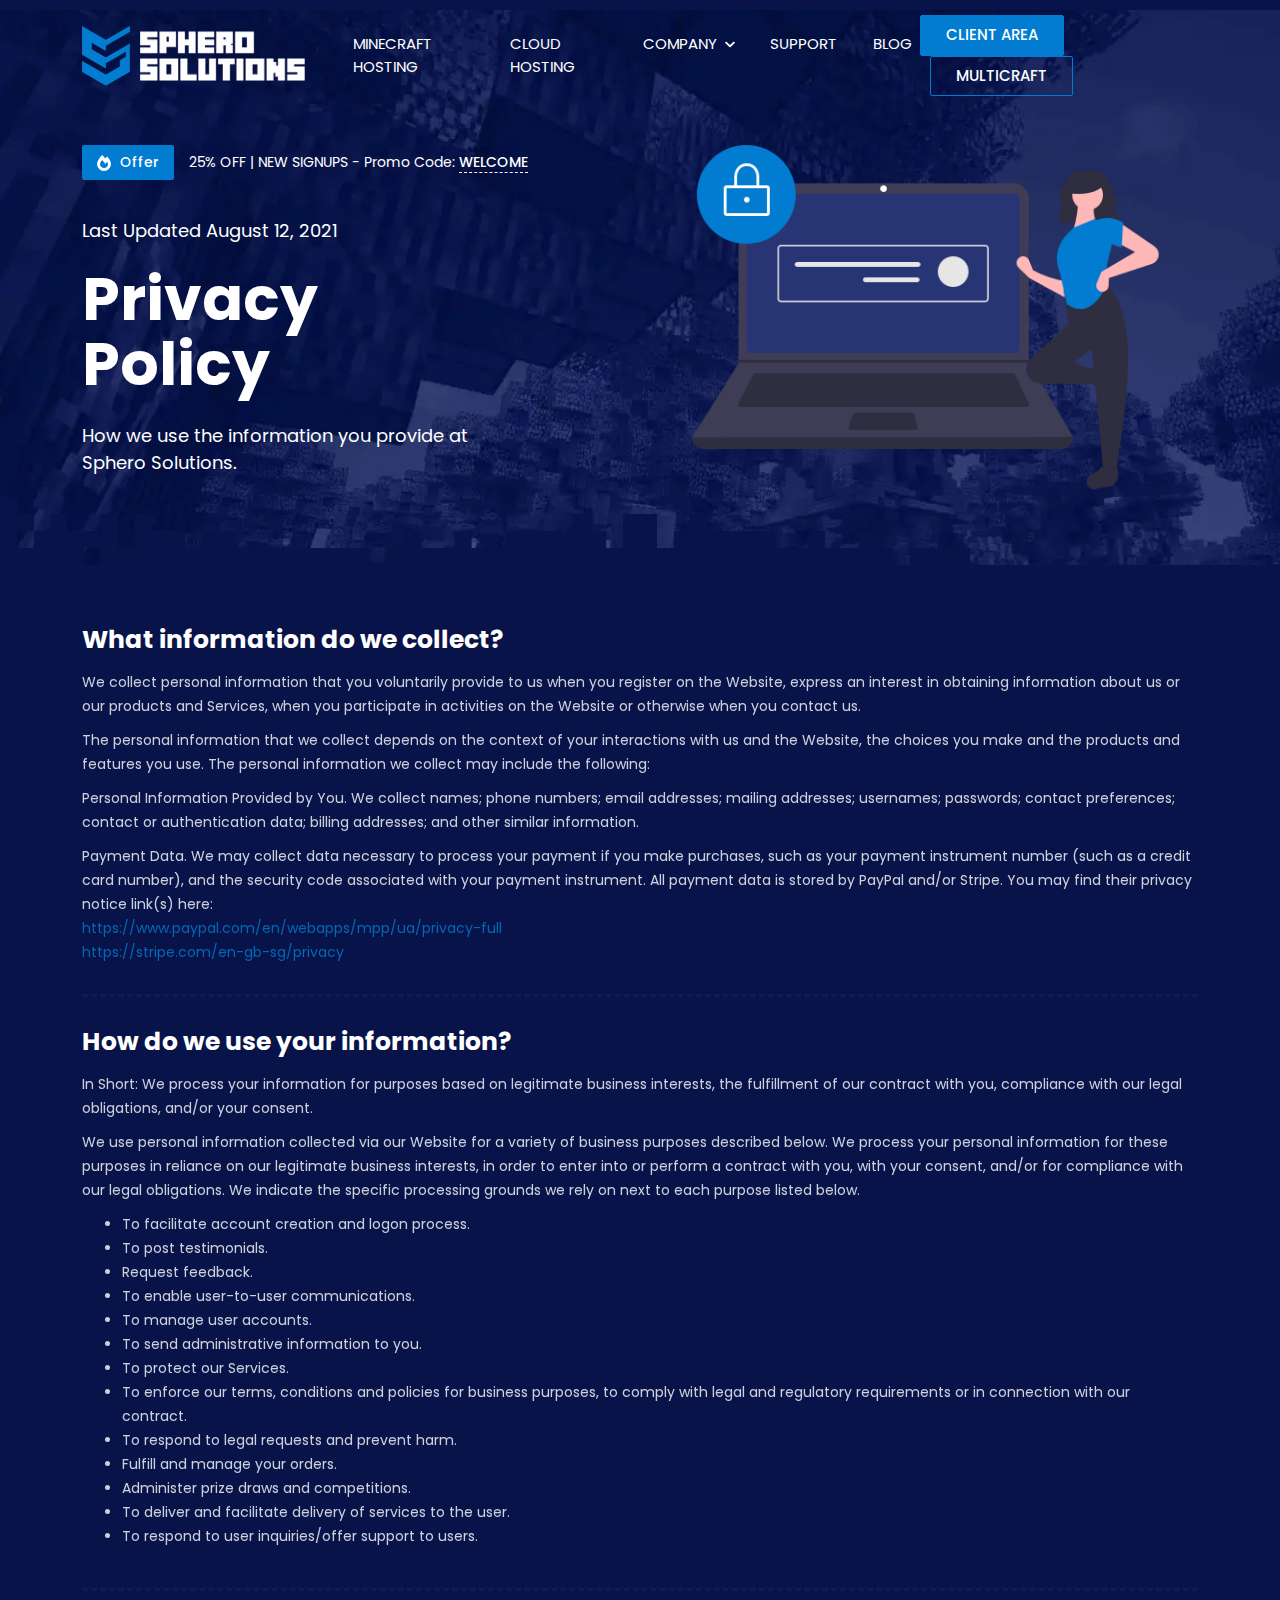
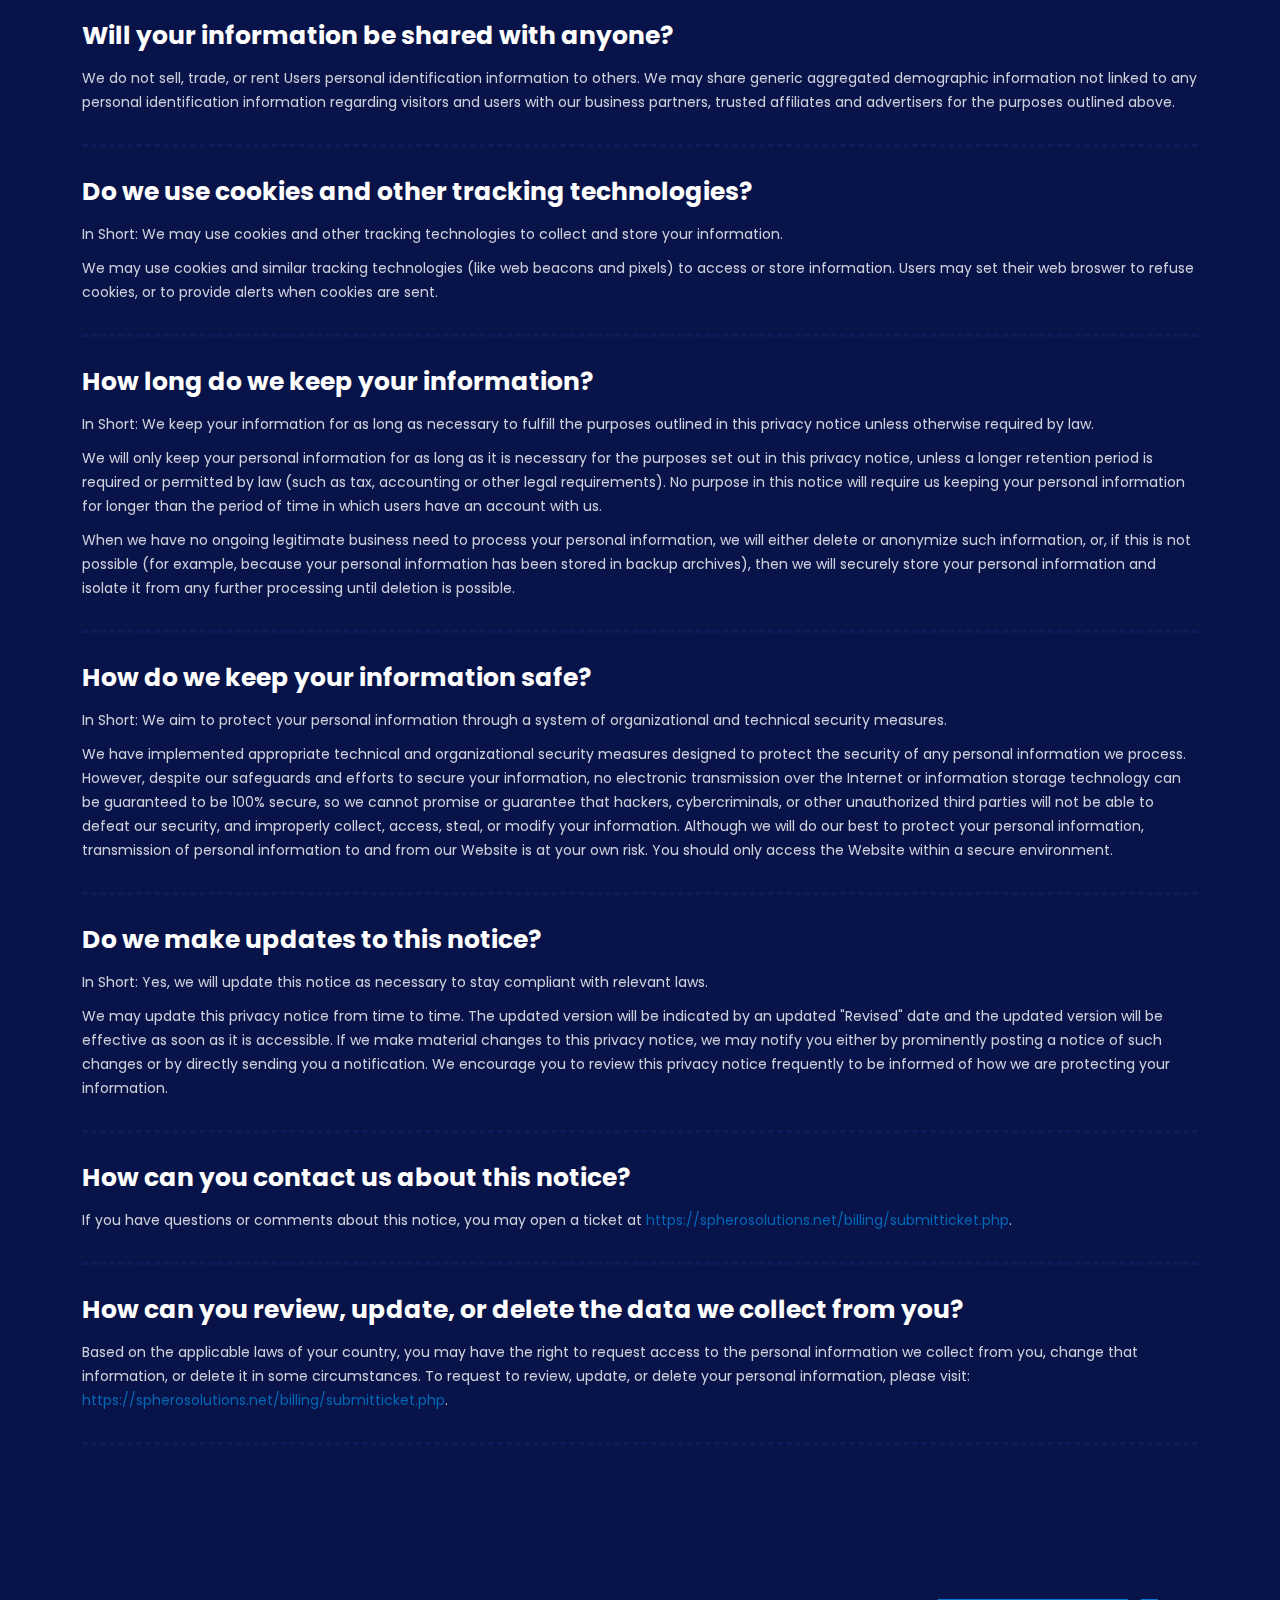
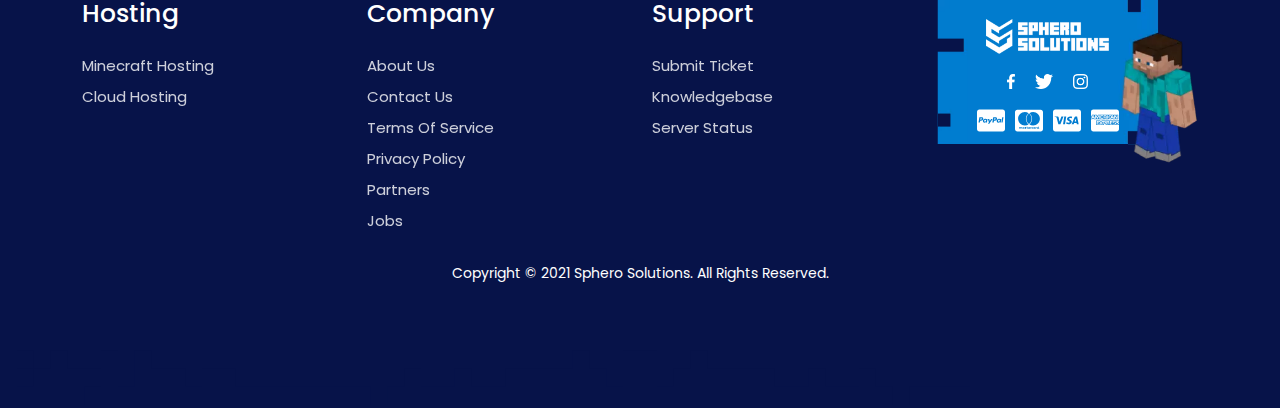
<file: privacypolicy.html>
<!DOCTYPE html>
<html lang="en">
  <head>
    <!-- Required meta tags -->
    <meta charset="utf-8" />
    <meta name="viewport" content="width=device-width, initial-scale=1" />
    <!-- SEO -->
    <meta
      name="description"
      content="Sphero Solutions considers user privacy to be of the utmost importance. We strongly emphasize our commitment to ensuring our customers and users data we collect stays safe and secure."
    />
    <meta
      name="keywords"
      content="minecraft server hosting, minecraft server hosting provider, cheap minecraft hosting services, best minecraft hosting, minecraft hosting, minecraft hosting services, minecraft host, cheap minecraft hosting, create a minecraft server, make a minecraft server, minecraft server host, buy a minecraft server"
    />
    <meta property="og:type" content="website" />
    <meta property="og:url" content="https://spherosolutions.net" />
    <meta property="og:site_name" content="Sphero Solutions" />
    <meta
      property="og:description"
      content="Sphero Solutions considers user privacy to be of the utmost importance. We strongly emphasize our commitment to ensuring our customers and users data we collect stays safe and secure."
    />
    <meta
      property="og:keywords"
      content="minecraft server hosting, minecraft server hosting provider, cheap minecraft hosting services, best minecraft hosting, minecraft hosting, minecraft hosting services, minecraft host, cheap minecraft hosting, create a minecraft server, make a minecraft server, minecraft server host, buy a minecraft server"
    />
    <meta name="author" content="Sphero Solutions" />
    <!-- Canonicalization -->
    <link rel="canonical" href="https://spherosolutions.net/privacypolicy" />
    <!-- Favicon -->
    <link
      rel="shortcut icon"
      type="image/jpg"
      href="./assets/img/favicon.ico"
    />
    <!-- Google Fonts -->
    <link rel="preconnect" href="https://fonts.googleapis.com" />
    <link rel="preconnect" href="https://fonts.gstatic.com" crossorigin />
    <link
      rel="stylesheet"
      media="print"
      onload="this.onload=null;this.removeAttribute('media');"
      href="https://fonts.googleapis.com/css2?family=Poppins:wght@400;500;700&display=swap"
    />
    <noscript>
      <link
        rel="stylesheet"
        href="https://fonts.googleapis.com/css2?family=Poppins:wght@400;500;700&display=swap"
      />
    </noscript>
    <!-- Bootstrap CSS -->
    <link rel="stylesheet" href="./assets/css/bootstrap.min.css" />
    <!-- Custom -->
    <link rel="stylesheet" href="./assets/css/custom.min.css" />
    <!-- Schema -->
    <script type="application/ld+json">
      {
        "@context": "https://schema.org",
        "@type": "Organization",
        "name": "Sphero Solutions",
        "alternateName": "Sphero Solutions",
        "url": "https://spherosolutions.net",
        "description": "The Best Minecraft Server Hosting Provider.",
        "logo": "https://spherosolutions.net/assets/img/logo.png",
        "sameAs": [
          "https://www.facebook.com/spherosolutions/",
          "https://twitter.com/spherosolutions",
          "https://www.instagram.com/spherosolutions/"
        ]
      }
    </script>
    <!-- Global site tag (gtag.js) - Google Analytics -->
    <script
      async
      src="https://www.googletagmanager.com/gtag/js?id=UA-198843556-1"
    ></script>
    <script>
      window.dataLayer = window.dataLayer || [];
      function gtag() {
        dataLayer.push(arguments);
      }
      gtag("js", new Date());

      gtag("config", "UA-198843556-1");
    </script>
    <!-- Title -->
    <title>Privacy Policy | Legal Information - Sphero Solutions</title>
  </head>
  <body>
    <!-- Header -->
    <header class="main-header">
      <nav class="navbar navbar-expand-lg">
        <div class="container">
          <!-- Logo -->
          <a class="navbar-brand" href="/"
            ><img
              src="./assets/img/logo.png"
              alt="Sphero Solutions Minecraft Server Hosting"
              width="223"
              height="60"
          /></a>
          <button
            class="navbar-toggler"
            type="button"
            data-bs-toggle="collapse"
            data-bs-target="#navbarSupportedContent"
            aria-controls="navbarSupportedContent"
            aria-expanded="false"
            aria-label="Toggle navigation"
          >
            <span class="navbar-toggler-icon"
              ><img
                src="./assets/img/icons/bars.png"
                width="23"
                height="20"
                alt="Toggle"
            /></span>
          </button>
          <div class="collapse navbar-collapse" id="navbarSupportedContent">
            <!-- Main Menu -->
            <ul class="navbar-nav me-auto mb-2 mb-lg-0">
              <li class="nav-item">
                <a class="nav-link" href="./minecraft">MINECRAFT HOSTING</a>
              </li>
              <li class="nav-item">
                <a class="nav-link" href="./cloudhosting">CLOUD HOSTING</a>
              </li>
              <li class="nav-item dropdown">
                <a
                  class="nav-link dropdown-toggle"
                  href="#"
                  id="navbarDropdown"
                  role="button"
                  data-bs-toggle="dropdown"
                  aria-expanded="false"
                >
                  COMPANY
                </a>
                <ul class="dropdown-menu" aria-labelledby="navbarDropdown">
                  <li>
                    <a class="dropdown-item" href="./about">About Us</a>
                  </li>
                  <li>
                    <a class="dropdown-item" href="./jobs">Job Openings</a>
                  </li>
                  <li>
                    <a class="dropdown-item" href="./partners">Partners</a>
                  </li>
                  <li>
                    <a
                      class="dropdown-item"
                      href="https://status.spherosolutions.net/"
                      >Server Status</a
                    >
                  </li>
                </ul>
              </li>
              <li class="nav-item">
                <a class="nav-link" href="./support">SUPPORT</a>
              </li>
              <li class="nav-item">
                <a class="nav-link" href="./blog">BLOG</a>
              </li>
            </ul>
            <div class="btns">
              <a
                class="billing-btn"
                href="https://spherosolutions.net/billing/index.php?rp=/login"
                >CLIENT AREA</a
              >
              <a class="panel-btn" href="https://mc.spherosolutions.net/site/login"
                >MULTICRAFT</a
              >
            </div>
          </div>
        </div>
      </nav>
    </header>
    <!-- Hero Section -->
    <div class="hero-sections">
      <div class="container">
        <div class="row">
          <div class="col-md-6">
            <div class="info">
              <!-- Offer -->
              <div class="offer">
                <span class="trend"
                  ><img
                    src="./assets/img/icons/fire-alt.svg"
                    alt="Minecraft Server Hosting Promo"
                  />
                  Offer</span
                >
                <span class="text"
                  >25% OFF | NEW SIGNUPS - Promo Code:
                  <a href="./minecraft">Welcome</a></span
                >
              </div>
              <div class="content">
                <h5>Last Updated August 12, 2021</h5>
                <h1>
                  Privacy <br />
                  Policy
                </h1>
                <p>
                  How we use the information you provide at Sphero Solutions.
                </p>
              </div>
            </div>
          </div>
          <div class="col-md-6">
            <img
              src="./assets/img/privacy-thumb.png"
              alt="Privacy Policy"
              class="main-hero"
            />
          </div>
        </div>
      </div>
      <img
        class="border-top-img"
        src="./assets/img/border-top.png"
        alt="Sphero Solutions"
      />
    </div>

    <!-- Rules -->
    <div class="rules">
      <div class="container">
        <!-- Item -->
        <div class="rule">
          <h3>What information do we collect?</h3>
          <p>
            We collect personal information that you voluntarily provide to us
            when you register on the Website, express an interest in obtaining
            information about us or our products and Services, when you
            participate in activities on the Website or otherwise when you
            contact us.
          </p>
          <p>
            The personal information that we collect depends on the context of
            your interactions with us and the Website, the choices you make and
            the products and features you use. The personal information we
            collect may include the following:
          </p>
          <p>
            Personal Information Provided by You. We collect names; phone
            numbers; email addresses; mailing addresses; usernames; passwords;
            contact preferences; contact or authentication data; billing
            addresses; and other similar information.
          </p>
          <p>
            Payment Data. We may collect data necessary to process your payment
            if you make purchases, such as your payment instrument number (such
            as a credit card number), and the security code associated with your
            payment instrument. All payment data is stored by PayPal and/or
            Stripe. You may find their privacy notice link(s) here:
            <br /><a
              href="https://www.paypal.com/en/webapps/mpp/ua/privacy-full"
              >https://www.paypal.com/en/webapps/mpp/ua/privacy-full</a
            >
            <br /><a href="https://stripe.com/en-gb-sg/privacy"
              >https://stripe.com/en-gb-sg/privacy</a
            >
          </p>
        </div>
        <!-- Item -->
        <div class="rule">
          <h3>How do we use your information?</h3>
          <p>
            In Short: We process your information for purposes based on
            legitimate business interests, the fulfillment of our contract with
            you, compliance with our legal obligations, and/or your consent.
          </p>
          <p>
            We use personal information collected via our Website for a variety
            of business purposes described below. We process your personal
            information for these purposes in reliance on our legitimate
            business interests, in order to enter into or perform a contract
            with you, with your consent, and/or for compliance with our legal
            obligations. We indicate the specific processing grounds we rely on
            next to each purpose listed below.
          </p>
          <ul>
            <li>To facilitate account creation and logon process.</li>
            <li>To post testimonials.</li>
            <li>Request feedback.</li>
            <li>To enable user-to-user communications.</li>
            <li>To manage user accounts.</li>
            <li>To send administrative information to you.</li>
            <li>To protect our Services.</li>
            <li>
              To enforce our terms, conditions and policies for business
              purposes, to comply with legal and regulatory requirements or in
              connection with our contract.
            </li>
            <li>To respond to legal requests and prevent harm.</li>
            <li>Fulfill and manage your orders.</li>
            <li>Administer prize draws and competitions.</li>
            <li>To deliver and facilitate delivery of services to the user.</li>
            <li>To respond to user inquiries/offer support to users.</li>
          </ul>
        </div>
        <!-- Item -->
        <div class="rule">
          <h3>Will your information be shared with anyone?</h3>
          <p>
            We do not sell, trade, or rent Users personal identification information to 
            others. We may share generic aggregated demographic information not linked 
            to any personal identification information regarding visitors and users with 
            our business partners, trusted affiliates and advertisers for the purposes 
            outlined above.
          </p>
        </div>
        <!-- Item -->
        <div class="rule">
          <h3>Do we use cookies and other tracking technologies?</h3>
          <p>
            In Short: We may use cookies and other tracking technologies to
            collect and store your information.
          </p>
          <p>
            We may use cookies and similar tracking technologies (like web
            beacons and pixels) to access or store information. Users may set
            their web broswer to refuse cookies, or to provide alerts when
            cookies are sent.
          </p>
        </div>
        <!-- Item -->
        <div class="rule">
          <h3>How long do we keep your information?</h3>
          <p>
            In Short: We keep your information for as long as necessary to
            fulfill the purposes outlined in this privacy notice unless
            otherwise required by law.
          </p>
          <p>
            We will only keep your personal information for as long as it is
            necessary for the purposes set out in this privacy notice, unless a
            longer retention period is required or permitted by law (such as
            tax, accounting or other legal requirements). No purpose in this
            notice will require us keeping your personal information for longer
            than the period of time in which users have an account with us.
          </p>
          <p>
            When we have no ongoing legitimate business need to process your
            personal information, we will either delete or anonymize such
            information, or, if this is not possible (for example, because your
            personal information has been stored in backup archives), then we
            will securely store your personal information and isolate it from
            any further processing until deletion is possible.
          </p>
        </div>
        <!-- Item -->
        <div class="rule">
          <h3>How do we keep your information safe?</h3>
          <p>
            In Short: We aim to protect your personal information through a
            system of organizational and technical security measures.
          </p>
          <p>
            We have implemented appropriate technical and organizational
            security measures designed to protect the security of any personal
            information we process. However, despite our safeguards and efforts
            to secure your information, no electronic transmission over the
            Internet or information storage technology can be guaranteed to be
            100% secure, so we cannot promise or guarantee that hackers,
            cybercriminals, or other unauthorized third parties will not be able
            to defeat our security, and improperly collect, access, steal, or
            modify your information. Although we will do our best to protect
            your personal information, transmission of personal information to
            and from our Website is at your own risk. You should only access the
            Website within a secure environment.
          </p>
        </div>
        <!-- Item -->
        <div class="rule">
          <h3>Do we make updates to this notice?</h3>
          <p>
            In Short: Yes, we will update this notice as necessary to stay
            compliant with relevant laws.
          </p>
          <p>
            We may update this privacy notice from time to time. The updated
            version will be indicated by an updated "Revised" date and the
            updated version will be effective as soon as it is accessible. If we
            make material changes to this privacy notice, we may notify you
            either by prominently posting a notice of such changes or by
            directly sending you a notification. We encourage you to review this
            privacy notice frequently to be informed of how we are protecting
            your information.
          </p>
        </div>
        <!-- Item -->
        <div class="rule">
          <h3>How can you contact us about this notice?</h3>
          <p>
            If you have questions or comments about this notice, you may open
            a ticket at <a href="https://spherosolutions.net/billing/submitticket.php"
            >https://spherosolutions.net/billing/submitticket.php</a>.
          </p>
        </div>
        <!-- Item -->
        <div class="rule">
          <h3>
            How can you review, update, or delete the data we collect from you?
          </h3>
          <p>
            Based on the applicable laws of your country, you may have the right
            to request access to the personal information we collect from you,
            change that information, or delete it in some circumstances. To
            request to review, update, or delete your personal information,
            please visit:
            <a href="https://spherosolutions.net/billing/submitticket.php"
              >https://spherosolutions.net/billing/submitticket.php</a
            >.
          </p>
        </div>
      </div>
    </div>

    <!-- Footer -->
    <img
      class="top-border-panel"
      src="./assets/img/border-top.png"
      alt="Sphero Solutions"
      width="100%"
      height="73"
    />
    <footer class="main-footer">
      <div class="container">
        <div class="row">
          <!-- Links -->
          <div class="col-md-3">
            <div class="links">
              <h3>Hosting</h3>
              <ul>
                <li><a href="./minecraft">Minecraft Hosting</a></li>
                <li><a href="./cloudhosting">Cloud Hosting</a></li>
              </ul>
            </div>
          </div>
          <!-- Links -->
          <div class="col-md-3">
            <div class="links">
              <h3>Company</h3>
              <ul>
                <li><a href="./about">About Us</a></li>
                <li>
                  <a
                    href="https://spherosolutions.net/billing/submitticket.php"
                    >Contact Us</a
                  >
                </li>
                <li><a href="./tos">Terms Of Service</a></li>
                <li><a href="./privacypolicy">Privacy Policy</a></li>
                <li><a href="./partners">Partners</a></li>
                <li><a href="./jobs">Jobs</a></li>
              </ul>
            </div>
          </div>
          <!-- Links -->
          <div class="col-md-3">
            <div class="links">
              <h3>Support</h3>
              <ul>
                <li>
                  <a
                    href="https://spherosolutions.net/billing/submitticket.php"
                    >Submit Ticket</a
                  >
                </li>
                <li>
                  <a href="https://help.spherosolutions.net/">Knowledgebase</a>
                </li>
                <li>
                  <a href="https://status.spherosolutions.net/"
                    >Server Status</a
                  >
                </li>
              </ul>
            </div>
          </div>
          <!-- Company -->
          <div class="col-md-3">
            <div class="company">
              <a class="brand" href="/"
                ><img
                  src="./assets/img/logo-white.png"
                  alt="Sphero Solutions"
                  width="123"
                  height="35"
              /></a>
              <ul class="socialmedia">
                <li>
                  <a
                    href="https://www.facebook.com/spherosolutions/"
                    ><img
                      src="./assets/img/icons/facebook.png"
                      alt="Facebook"
                      width="8"
                      height="15"
                  /></a>
                </li>
                <li>
                  <a href="https://twitter.com/spherosolutions"
                    ><img
                      src="./assets/img/icons/twitter.png"
                      alt="Twitter"
                      width="18"
                      height="15"
                  /></a>
                </li>
                <li>
                  <a href="https://www.instagram.com/spherosolutions/"
                    ><img
                      src="./assets/img/icons/instagram.png"
                      alt="Instagram"
                      width="15"
                      height="15"
                  /></a>
                </li>
              </ul>
              <ul class="payments">
                <li>
                  <img
                    width="28"
                    height="25"
                    src="./assets/img/icons/cc-paypal.svg"
                    alt="Paypal"
                  />
                </li>
                <li>
                  <img
                    width="28"
                    height="25"
                    src="./assets/img/icons/cc-mastercard.svg"
                    alt="Mastercard"
                  />
                </li>
                <li>
                  <img
                    width="28"
                    height="25"
                    src="./assets/img/icons/cc-visa.svg"
                    alt="Visa"
                  />
                </li>
                <li>
                  <img
                    width="28"
                    height="25"
                    src="./assets/img/icons/cc-amex.svg"
                    alt="American Express"
                  />
                </li>
              </ul>
            </div>
          </div>
        </div>
        <p class="copyrights">
          Copyright © 2021 Sphero Solutions. All Rights Reserved.
        </p>
      </div>
    </footer>
    <img
      class="bottom-border-panel"
      src="./assets/img/border-top.png"
      alt="Sphero Solutions"
      width="100%"
      height="73"
    />
    <!-- Bootstrap JS -->
    <script src="./assets/js/bootstrap.bundle.min.js"></script>
    <!-- Crisp Chat -->
    <script type="text/javascript">
      window.$crisp = [];
      window.CRISP_WEBSITE_ID = "b73c423b-2090-435b-b39c-50a6a1d5bcc5";
      (function () {
        d = document;
        s = d.createElement("script");
        s.src = "https://client.crisp.chat/l.js";
        s.async = 1;
        d.getElementsByTagName("head")[0].appendChild(s);
      })();
    </script>
  </body>
</html>
</file>
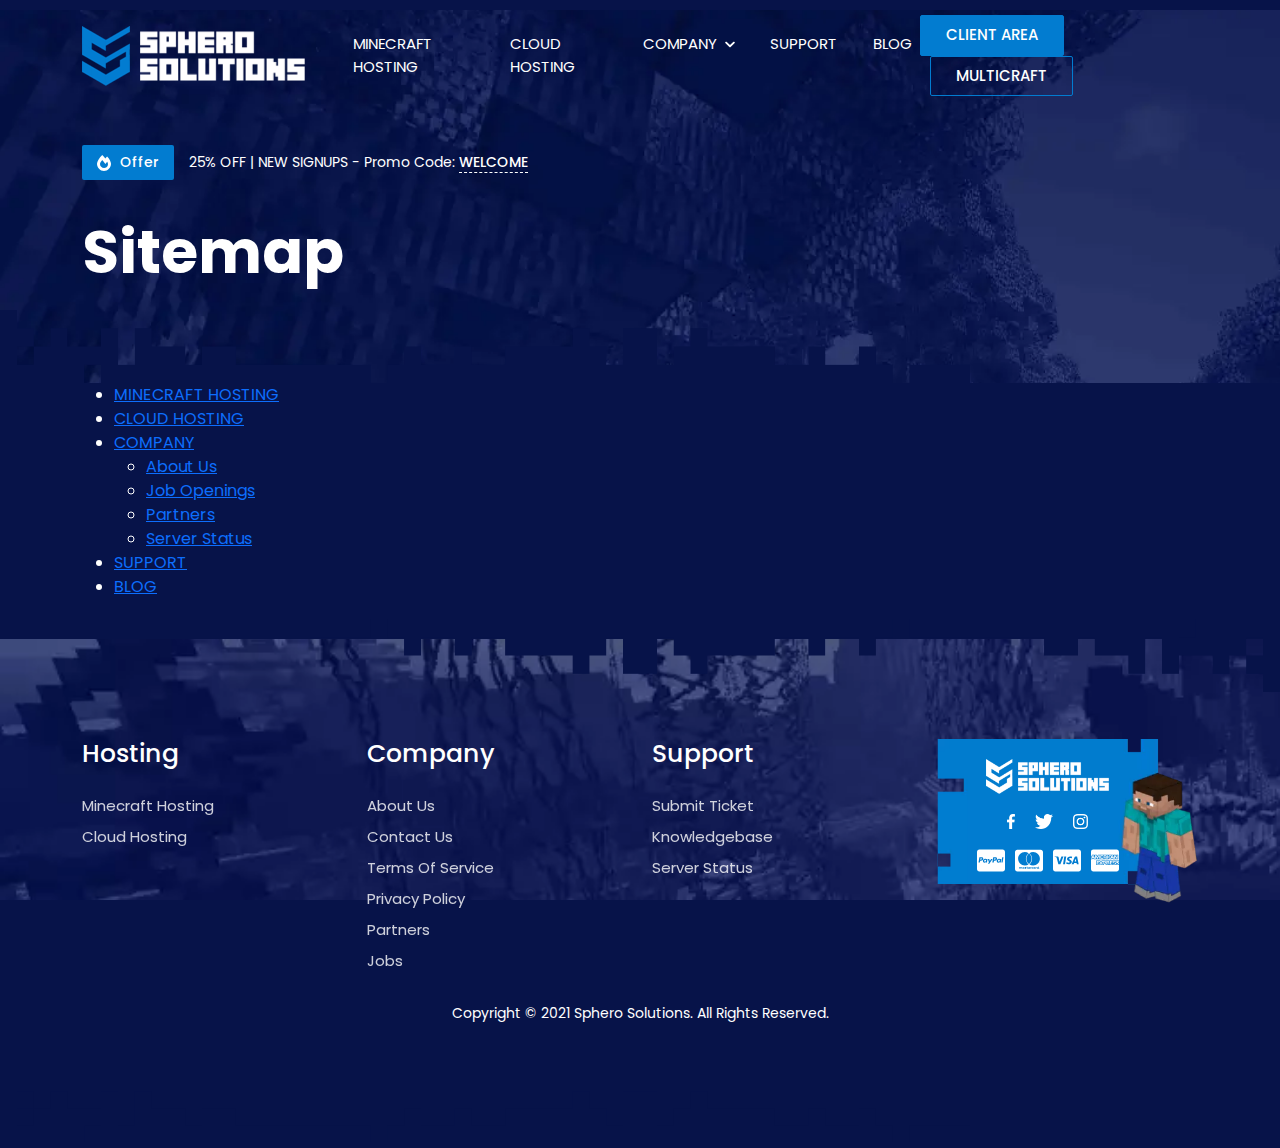
<file: sitemap.html>
<!DOCTYPE html>
<html lang="en">
  <head>
    <!-- Required meta tags -->
    <meta charset="utf-8" />
    <meta name="viewport" content="width=device-width, initial-scale=1" />
    <meta name="robots" content="index, follow" />
    <!-- SEO -->
    <meta
      name="description"
      content="Sphero Solutions website sitemap."
    />
    <meta
      name="keywords"
      content="minecraft server hosting, minecraft server hosting provider, cheap minecraft hosting services, best minecraft hosting, minecraft hosting, minecraft hosting services, minecraft host, cheap minecraft hosting, create a minecraft server, make a minecraft server, minecraft server host, buy a minecraft server"
    />
    <meta property="og:type" content="website" />
    <meta property="og:url" content="https://spherosolutions.net" />
    <meta property="og:site_name" content="Sphero Solutions" />
    <meta
      property="og:description"
      content="Sphero Solutions website sitemap."
    />
    <meta
      property="og:keywords"
      content="minecraft server hosting, minecraft server hosting provider, cheap minecraft hosting services, best minecraft hosting, minecraft hosting, minecraft hosting services, minecraft host, cheap minecraft hosting, create a minecraft server, make a minecraft server, minecraft server host, buy a minecraft server"
    />
    <meta name="author" content="Sphero Solutions" />
    <!-- Canonicalization -->
    <link rel="canonical" href="https://spherosolutions.net/sitemap" />
    <!-- Favicon -->
    <link
      rel="shortcut icon"
      type="image/jpg"
      href="./assets/img/favicon.ico"
    />
    <!-- Google Fonts -->
    <link rel="preconnect" href="https://fonts.googleapis.com" />
    <link rel="preconnect" href="https://fonts.gstatic.com" crossorigin />
    <link
      rel="stylesheet"
      media="print"
      onload="this.onload=null;this.removeAttribute('media');"
      href="https://fonts.googleapis.com/css2?family=Poppins:wght@400;500;700&display=swap"
    />
    <noscript>
      <link
        rel="stylesheet"
        href="https://fonts.googleapis.com/css2?family=Poppins:wght@400;500;700&display=swap"
      />
    </noscript>
    <!-- Bootstrap CSS -->
    <link rel="stylesheet" href="./assets/css/bootstrap.min.css" />
    <!-- Custom -->
    <link rel="stylesheet" href="./assets/css/custom.min.css" />
    <!-- Schema -->
    <script type="application/ld+json">
      {
        "@context": "https://schema.org",
        "@type": "Organization",
        "name": "Sphero Solutions",
        "alternateName": "Sphero Solutions",
        "url": "https://spherosolutions.net",
        "description": "The Best Minecraft Server Hosting Provider.",
        "logo": "https://spherosolutions.net/assets/img/logo.png",
        "sameAs": [
          "https://www.facebook.com/spherosolutions/",
          "https://twitter.com/spherosolutions",
          "https://www.instagram.com/spherosolutions/"
        ]
      }
    </script>
    <!-- Global site tag (gtag.js) - Google Analytics -->
    <script
      async
      src="https://www.googletagmanager.com/gtag/js?id=UA-198843556-1"
    ></script>
    <script>
      window.dataLayer = window.dataLayer || [];
      function gtag() {
        dataLayer.push(arguments);
      }
      gtag("js", new Date());

      gtag("config", "UA-198843556-1");
    </script>
    <!-- Title -->
    <title>Sitemap - Sphero Solutions</title>
  </head>
  <body>
    <!-- Header -->
    <header class="main-header">
      <nav class="navbar navbar-expand-lg">
        <div class="container">
          <!-- Logo -->
          <a class="navbar-brand" href="/"
            ><img
              src="./assets/img/logo.png"
              alt="Sphero Solutions Minecraft Server Hosting"
              width="223"
              height="60"
          /></a>
          <button
            class="navbar-toggler"
            type="button"
            data-bs-toggle="collapse"
            data-bs-target="#navbarSupportedContent"
            aria-controls="navbarSupportedContent"
            aria-expanded="false"
            aria-label="Toggle navigation"
          >
            <span class="navbar-toggler-icon"
              ><img
                src="./assets/img/icons/bars.png"
                width="23"
                height="20"
                alt="Toggle"
            /></span>
          </button>
          <div class="collapse navbar-collapse" id="navbarSupportedContent">
            <!-- Main Menu -->
            <ul class="navbar-nav me-auto mb-2 mb-lg-0">
              <li class="nav-item">
                <a class="nav-link" href="./minecraft">MINECRAFT HOSTING</a>
              </li>
              <li class="nav-item">
                <a class="nav-link" href="./cloudhosting">CLOUD HOSTING</a>
              </li>
              <li class="nav-item dropdown">
                <a
                  class="nav-link dropdown-toggle"
                  href="#"
                  id="navbarDropdown"
                  role="button"
                  data-bs-toggle="dropdown"
                  aria-expanded="false"
                >
                  COMPANY
                </a>
                <ul class="dropdown-menu" aria-labelledby="navbarDropdown">
                  <li>
                    <a class="dropdown-item" href="./about">About Us</a>
                  </li>
                  <li>
                    <a class="dropdown-item" href="./jobs">Job Openings</a>
                  </li>
                  <li>
                    <a class="dropdown-item" href="./partners">Partners</a>
                  </li>
                  <li>
                    <a
                      class="dropdown-item"
                      href="https://status.spherosolutions.net/"
                      >Server Status</a
                    >
                  </li>
                </ul>
              </li>
              <li class="nav-item">
                <a class="nav-link" href="./support">SUPPORT</a>
              </li>
              <li class="nav-item">
                <a class="nav-link" href="./blog">BLOG</a>
              </li>
            </ul>
            <div class="btns">
              <a
                class="billing-btn"
                href="https://spherosolutions.net/billing/index.php?rp=/login"
                >CLIENT AREA</a
              >
              <a
                class="panel-btn"
                href="https://mc.spherosolutions.net/site/login"
                >MULTICRAFT</a
              >
            </div>
          </div>
        </div>
      </nav>
    </header>
    <!-- Hero Section -->
    <div class="hero-sections">
      <div class="container">
        <div class="row">
          <div class="col-md-6">
            <div class="info">
              <!-- Offer -->
              <div class="offer">
                <span class="trend"
                  ><img
                    src="./assets/img/icons/fire-alt.svg"
                    alt="Minecraft Server Hosting Promo"
                  />
                  Offer</span
                >
                <span class="text"
                  >25% OFF | NEW SIGNUPS - Promo Code:
                  <a href="./minecraft">Welcome</a></span
                >
              </div>
              <div class="content">
                <h1>
                   Sitemap
                </h1>
              </div>
            </div>
          </div>
        </div>
      </div>
      <img
        class="border-top-img"
        src="./assets/img/border-top.png"
        alt="Sphero Solutions"
        width="100%"
        height="73"
      />
    </div>
    <!-- Sitemap -->
    <div class="container">
        <div class="row">
            <div class="col-md-12">
                <ul>
                    <li><a href="./minecraft">MINECRAFT HOSTING</a></li>
                    <li><a href="./cloudhosting">CLOUD HOSTING</a></li>
                    <li><a href="#">COMPANY</a>
                        <ul>
                            <li><a href="./about">About Us</a></li>
                            <li><a href="./jobs">Job Openings</a></li>
                            <li><a href="./partners">Partners</a>
                            <li><a href="https://status.spherosolutions.net/">Server Status</a>
                        </ul>
                    <li><a href="./support">SUPPORT</a></li>
                    <li><a href="./blog">BLOG</a></li>
                </ul>
            </div>
        </div>
    </div>
    <!-- Footer -->
    <img
      class="top-border-panel"
      src="./assets/img/border-top.png"
      alt="Sphero Solutions"
      width="100%"
      height="73"
    />
    <footer class="main-footer">
      <div class="container">
        <div class="row">
          <!-- Links -->
          <div class="col-md-3">
            <div class="links">
              <h3>Hosting</h3>
              <ul>
                <li><a href="./minecraft">Minecraft Hosting</a></li>
                <li><a href="./cloudhosting">Cloud Hosting</a></li>
              </ul>
            </div>
          </div>
          <!-- Links -->
          <div class="col-md-3">
            <div class="links">
              <h3>Company</h3>
              <ul>
                <li><a href="./about">About Us</a></li>
                <li>
                  <a href="https://spherosolutions.net/billing/submitticket.php"
                    >Contact Us</a
                  >
                </li>
                <li><a href="./tos">Terms Of Service</a></li>
                <li><a href="./privacypolicy">Privacy Policy</a></li>
                <li><a href="./partners">Partners</a></li>
                <li><a href="./jobs">Jobs</a></li>
              </ul>
            </div>
          </div>
          <!-- Links -->
          <div class="col-md-3">
            <div class="links">
              <h3>Support</h3>
              <ul>
                <li>
                  <a href="https://spherosolutions.net/billing/submitticket.php"
                    >Submit Ticket</a
                  >
                </li>
                <li>
                  <a href="https://help.spherosolutions.net/">Knowledgebase</a>
                </li>
                <li>
                  <a href="https://status.spherosolutions.net/"
                    >Server Status</a
                  >
                </li>
              </ul>
            </div>
          </div>
          <!-- Company -->
          <div class="col-md-3">
            <div class="company">
              <a class="brand" href="/"
                ><img
                  src="./assets/img/logo-white.png"
                  alt="Sphero Solutions"
                  width="123"
                  height="35"
              /></a>
              <ul class="socialmedia">
                <li>
                  <a href="https://www.facebook.com/spherosolutions/"
                    ><img
                      src="./assets/img/icons/facebook.png"
                      alt="Facebook"
                      width="8"
                      height="15"
                  /></a>
                </li>
                <li>
                  <a href="https://twitter.com/spherosolutions"
                    ><img
                      src="./assets/img/icons/twitter.png"
                      alt="Twitter"
                      width="18"
                      height="15"
                  /></a>
                </li>
                <li>
                  <a href="https://www.instagram.com/spherosolutions/"
                    ><img
                      src="./assets/img/icons/instagram.png"
                      alt="Instagram"
                      width="15"
                      height="15"
                  /></a>
                </li>
              </ul>
              <ul class="payments">
                <li>
                  <img
                    width="28"
                    height="25"
                    src="./assets/img/icons/cc-paypal.svg"
                    alt="Paypal"
                  />
                </li>
                <li>
                  <img
                    width="28"
                    height="25"
                    src="./assets/img/icons/cc-mastercard.svg"
                    alt="Mastercard"
                  />
                </li>
                <li>
                  <img
                    width="28"
                    height="25"
                    src="./assets/img/icons/cc-visa.svg"
                    alt="Visa"
                  />
                </li>
                <li>
                  <img
                    width="28"
                    height="25"
                    src="./assets/img/icons/cc-amex.svg"
                    alt="American Express"
                  />
                </li>
              </ul>
            </div>
          </div>
        </div>
        <p class="copyrights">
          Copyright © 2021 Sphero Solutions. All Rights Reserved.
        </p>
      </div>
    </footer>
    <img
      class="bottom-border-panel"
      src="./assets/img/border-top.png"
      alt="Sphero Solutions"
    />
    <!-- Bootstrap JS -->
    <script src="./assets/js/bootstrap.bundle.min.js"></script>
    <!-- Crisp Chat -->
    <script type="text/javascript">
      window.$crisp = [];
      window.CRISP_WEBSITE_ID = "b73c423b-2090-435b-b39c-50a6a1d5bcc5";
      (function () {
        d = document;
        s = d.createElement("script");
        s.src = "https://client.crisp.chat/l.js";
        s.async = 1;
        d.getElementsByTagName("head")[0].appendChild(s);
      })();
    </script>
    <!-- Trushpilot Reviews -->
    <script src="https://apps.elfsight.com/p/platform.js" defer></script>
  </body>
</html>
</file>
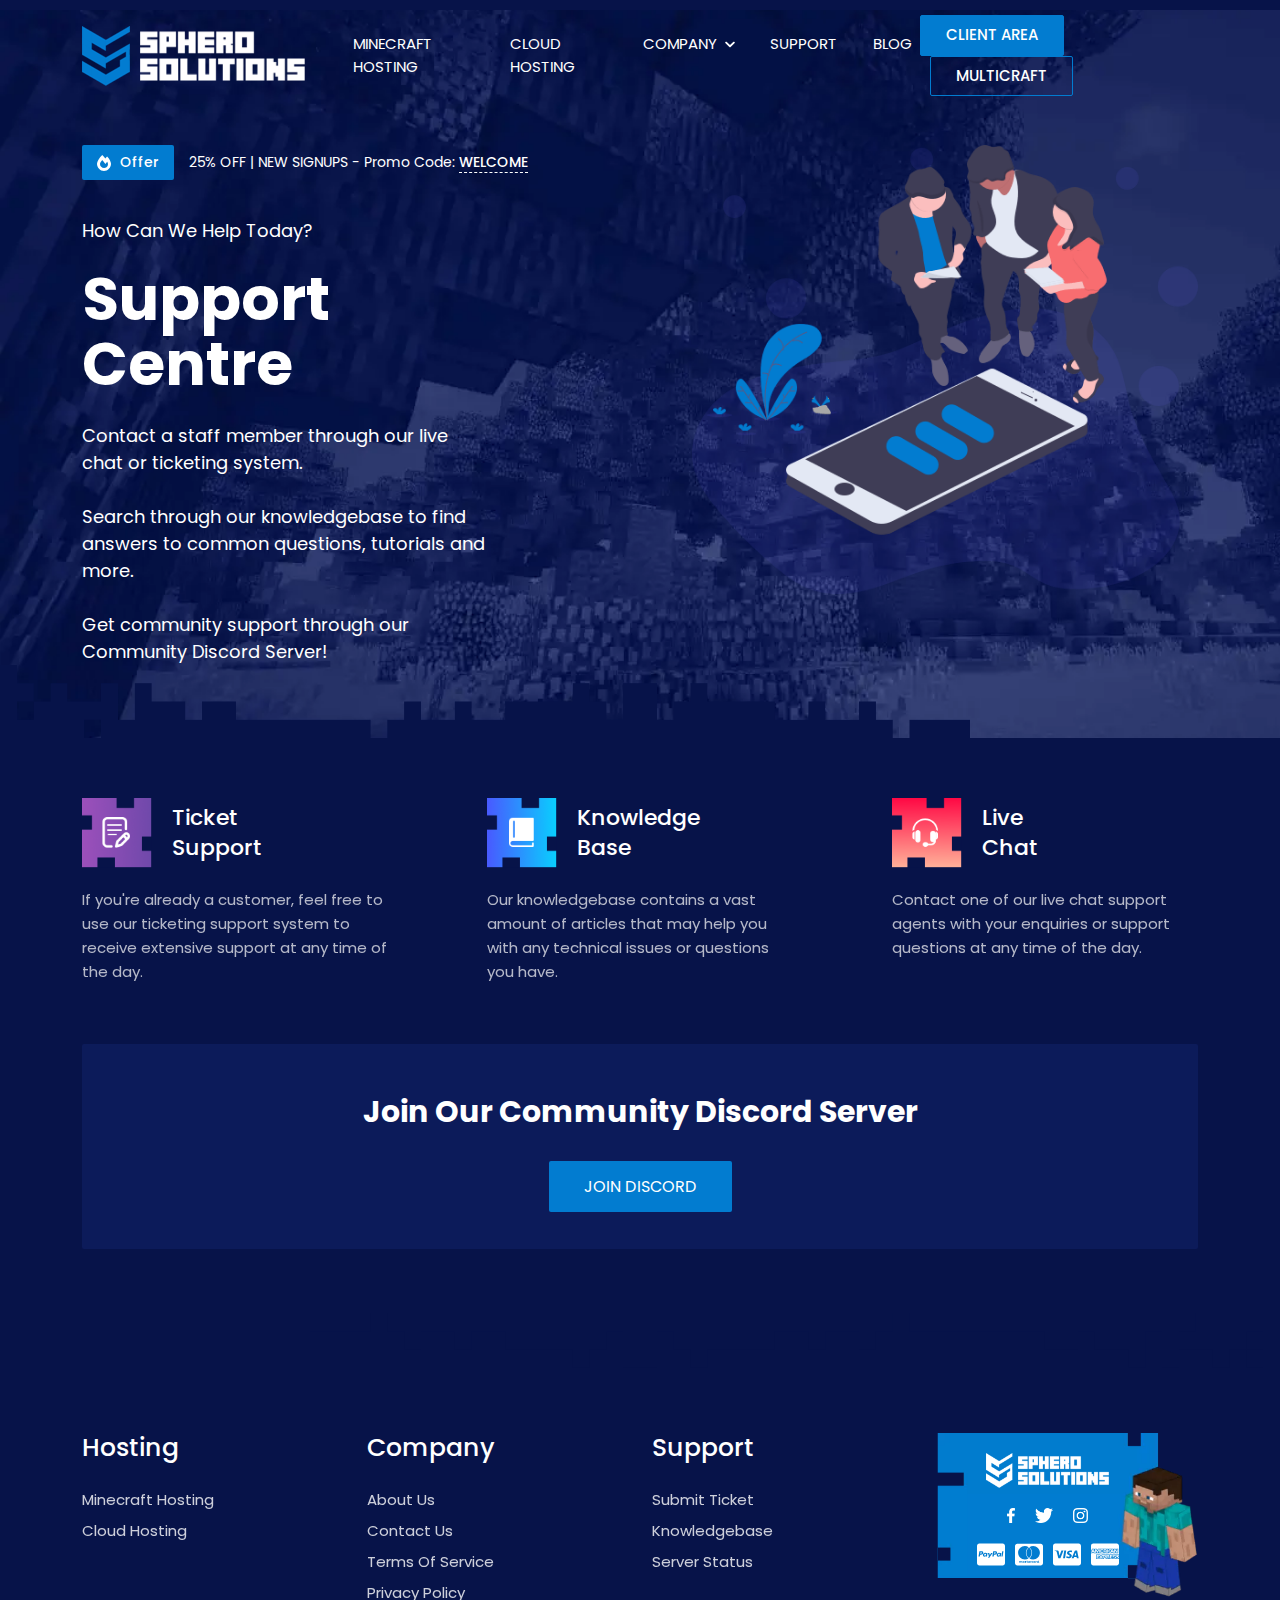
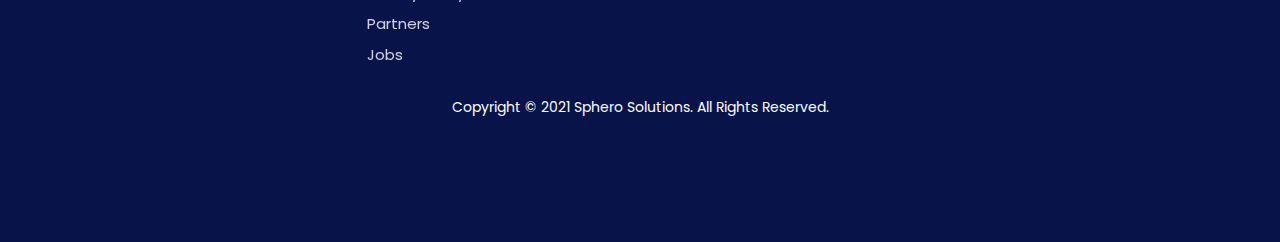
<file: support.html>
<!DOCTYPE html>
<html lang="en">
  <head>
    <!-- Required meta tags -->
    <meta charset="utf-8" />
    <meta name="viewport" content="width=device-width, initial-scale=1" />
    <meta name="robots" content="index, follow" />
    <!-- SEO -->
    <meta
      name="description"
      content="Contact the Sphero Solutions support team at any time of the day. Browse our knowledgebase for guides regarding Minecraft server hosting and cloud hosting services."
    />
    <meta
      name="keywords"
      content="minecraft server hosting, minecraft server hosting provider, cheap minecraft hosting services, best minecraft hosting, minecraft hosting, minecraft hosting services, minecraft host, cheap minecraft hosting, create a minecraft server, make a minecraft server, minecraft server host, buy a minecraft server"
    />
    <meta property="og:type" content="website" />
    <meta property="og:url" content="https://spherosolutions.net" />
    <meta property="og:site_name" content="Sphero Solutions" />
    <meta
      property="og:description"
      content="Contact the Sphero Solutions support team at any time of the day. Browse our knowledgebase for guides regarding Minecraft server hosting and cloud hosting services."
    />
    <meta
      property="og:keywords"
      content="minecraft server hosting, minecraft server hosting provider, cheap minecraft hosting services, best minecraft hosting, minecraft hosting, minecraft hosting services, minecraft host, cheap minecraft hosting, create a minecraft server, make a minecraft server, minecraft server host, buy a minecraft server"
    />
    <meta name="author" content="Sphero Solutions" />
    <!-- Canonicalization -->
    <link rel="canonical" href="https://spherosolutions.net/support" />
    <!-- Favicon -->
    <link
      rel="shortcut icon"
      type="image/jpg"
      href="./assets/img/favicon.ico"
    />
    <!-- Google Fonts -->
    <link rel="preconnect" href="https://fonts.googleapis.com" />
    <link rel="preconnect" href="https://fonts.gstatic.com" crossorigin />
    <link
      rel="stylesheet"
      media="print"
      onload="this.onload=null;this.removeAttribute('media');"
      href="https://fonts.googleapis.com/css2?family=Poppins:wght@400;500;700&display=swap"
    />
    <noscript>
      <link
        rel="stylesheet"
        href="https://fonts.googleapis.com/css2?family=Poppins:wght@400;500;700&display=swap"
      />
    </noscript>
    <!-- Bootstrap CSS -->
    <link rel="stylesheet" href="./assets/css/bootstrap.min.css" />
    <!-- Custom -->
    <link rel="stylesheet" href="./assets/css/custom.min.css" />
    <!-- Schema -->
    <script type="application/ld+json">
      {
        "@context": "https://schema.org",
        "@type": "Organization",
        "name": "Sphero Solutions",
        "alternateName": "Sphero Solutions",
        "url": "https://spherosolutions.net",
        "description": "The Best Minecraft Server Hosting Provider.",
        "logo": "https://spherosolutions.net/assets/img/logo.png",
        "sameAs": [
          "https://www.facebook.com/spherosolutions/",
          "https://twitter.com/spherosolutions",
          "https://www.instagram.com/spherosolutions/"
        ]
      }
    </script>
    <!-- Global site tag (gtag.js) - Google Analytics -->
    <script
      async
      src="https://www.googletagmanager.com/gtag/js?id=UA-198843556-1"
    ></script>
    <script>
      window.dataLayer = window.dataLayer || [];
      function gtag() {
        dataLayer.push(arguments);
      }
      gtag("js", new Date());

      gtag("config", "UA-198843556-1");
    </script>
    <!-- Title -->
    <title>Support Centre | Get Instant Help - Sphero Solutions</title>
  </head>
  <body>
    <!-- Header -->
    <header class="main-header">
      <nav class="navbar navbar-expand-lg">
        <div class="container">
          <!-- Logo -->
          <a class="navbar-brand" href="/"
            ><img
              src="./assets/img/logo.png"
              alt="Sphero Solutions Minecraft Server Hosting"
              width="223"
              height="60"
          /></a>
          <button
            class="navbar-toggler"
            type="button"
            data-bs-toggle="collapse"
            data-bs-target="#navbarSupportedContent"
            aria-controls="navbarSupportedContent"
            aria-expanded="false"
            aria-label="Toggle navigation"
          >
            <span class="navbar-toggler-icon"
              ><img
                src="./assets/img/icons/bars.png"
                width="23"
                height="20"
                alt="Toggle"
            /></span>
          </button>
          <div class="collapse navbar-collapse" id="navbarSupportedContent">
            <!-- Main Menu -->
            <ul class="navbar-nav me-auto mb-2 mb-lg-0">
              <li class="nav-item">
                <a class="nav-link" href="./minecraft">MINECRAFT HOSTING</a>
              </li>
              <li class="nav-item">
                <a class="nav-link" href="./cloudhosting">CLOUD HOSTING</a>
              </li>
              <li class="nav-item dropdown">
                <a
                  class="nav-link dropdown-toggle"
                  href="#"
                  id="navbarDropdown"
                  role="button"
                  data-bs-toggle="dropdown"
                  aria-expanded="false"
                >
                  COMPANY
                </a>
                <ul class="dropdown-menu" aria-labelledby="navbarDropdown">
                  <li>
                    <a class="dropdown-item" href="./about">About Us</a>
                  </li>
                  <li>
                    <a class="dropdown-item" href="./jobs">Job Openings</a>
                  </li>
                  <li>
                    <a class="dropdown-item" href="./partners">Partners</a>
                  </li>
                  <li>
                    <a
                      class="dropdown-item"
                      href="https://status.spherosolutions.net/"
                      >Server Status</a
                    >
                  </li>
                </ul>
              </li>
              <li class="nav-item">
                <a class="nav-link" href="./support">SUPPORT</a>
              </li>
              <li class="nav-item">
                <a class="nav-link" href="./blog">BLOG</a>
              </li>
            </ul>
            <div class="btns">
              <a
                class="billing-btn"
                href="https://spherosolutions.net/billing/index.php?rp=/login"
                >CLIENT AREA</a
              >
              <a class="panel-btn" href="https://mc.spherosolutions.net/site/login"
                >MULTICRAFT</a
              >
            </div>
          </div>
        </div>
      </nav>
    </header>
    <!-- Hero Section -->
    <div class="hero-sections">
      <div class="container">
        <div class="row">
          <div class="col-md-6">
            <div class="info">
              <!-- Offer -->
              <div class="offer">
                <span class="trend"
                  ><img
                    src="./assets/img/icons/fire-alt.svg"
                    alt="Minecraft Server Hosting Promo"
                    width="14"
                    height="16"
                  />
                  Offer</span
                >
                <span class="text"
                  >25% OFF | NEW SIGNUPS - Promo Code:
                  <a href="./minecraft">Welcome</a></span
                >
              </div>
              <div class="content">
                <h5>How Can We Help Today?</h5>
                <h1>
                  Support <br />
                  Centre
                </h1>
                <p>
                  Contact a staff member through our live chat or
                  ticketing system.
                  <br>
                  <br>
                  Search through our knowledgebase to find answers to common
                  questions, tutorials and more.
                  <br>
                  <br>
                  Get community support through our Community Discord Server!
                </p>
              </div>
            </div>
          </div>
          <div class="col-md-6">
            <img
              src="./assets/img/support-thumb.png"
              alt="Sphero Solutions Support"
              class="main-hero"
            />
          </div>
        </div>
      </div>
      <img
        class="border-top-img"
        src="./assets/img/border-top.png"
        alt="Sphero"
        width="100%"
        height="73"
      />
    </div>
    <!-- Features -->
    <div class="features">
      <div class="container">
        <div class="content">
          <div class="row">
            <!-- Item -->
            <div class="col-md-4">
              <a
                href="https://spherosolutions.net/billing/submitticket.php"
                class="item"
              >
                <div class="flex">
                  <img
                    src="./assets/img/icons/files.png"
                    alt="Ticket Support"
                    width="70"
                    height="70"
                  />
                  <h3>
                    Ticket
                    <br />
                    Support
                  </h3>
                </div>
                <p>
                  If you're already a customer, feel free to use our ticketing
                  support system to receive extensive support at any time
                  of the day.
                </p>
              </a>
            </div>
            <!-- Item -->
            <div class="col-md-4">
              <a href="https://help.spherosolutions.net/" class="item">
                <div class="flex">
                  <img
                    src="./assets/img/icons/book.png"
                    alt="Knowledgebase"
                    width="70"
                    height="70"
                  />
                  <h3>
                    Knowledge
                    <br />
                    Base
                  </h3>
                </div>
                <p>
                  Our knowledgebase contains a vast amount of articles that may
                  help you with any technical issues or questions you have.
                </p>
              </a>
            </div>
            <!-- Item -->
            <div class="col-md-4">
              <button onclick="$crisp.push(['do', 'chat:open'])" class="item">
                <div class="flex">
                  <img
                    src="./assets/img/icons/support.png"
                    alt="Live Chat"
                    width="70"
                    height="70"
                  />
                  <h3>
                    Live
                    <br />
                    Chat
                  </h3>
                </div>
                <p>
                  Contact one of our live chat support agents with your
                  enquiries or support questions at any time of the day.
                </p>
              </button>
            </div>
          </div>
        </div>
      </div>
    </div>

    <!-- Call To Action -->
    <div class="container">
      <div class="call-to-action">
        <h2>Join Our Community Discord Server</h2>
        <a href="https://discord.gg/spherosolutions">JOIN DISCORD</a>
      </div>
    </div>
    <!-- Footer -->
    <img
      class="top-border-panel"
      src="./assets/img/border-top.png"
      alt="Sphero Solutions"
      width="100%"
      height="73"
    />
    <footer class="main-footer">
      <div class="container">
        <div class="row">
          <!-- Links -->
          <div class="col-md-3">
            <div class="links">
              <h3>Hosting</h3>
              <ul>
                <li><a href="./minecraft">Minecraft Hosting</a></li>
                <li><a href="./cloudhosting">Cloud Hosting</a></li>
              </ul>
            </div>
          </div>
          <!-- Links -->
          <div class="col-md-3">
            <div class="links">
              <h3>Company</h3>
              <ul>
                <li><a href="./about">About Us</a></li>
                <li>
                  <a
                    href="https://spherosolutions.net/billing/submitticket.php"
                    >Contact Us</a
                  >
                </li>
                <li><a href="./tos">Terms Of Service</a></li>
                <li><a href="./privacypolicy">Privacy Policy</a></li>
                <li><a href="./partners">Partners</a></li>
                <li><a href="./jobs">Jobs</a></li>
              </ul>
            </div>
          </div>
          <!-- Links -->
          <div class="col-md-3">
            <div class="links">
              <h3>Support</h3>
              <ul>
                <li>
                  <a
                    href="https://spherosolutions.net/billing/submitticket.php"
                    >Submit Ticket</a
                  >
                </li>
                <li>
                  <a href="https://help.spherosolutions.net/">Knowledgebase</a>
                </li>
                <li>
                  <a href="https://status.spherosolutions.net/"
                    >Server Status</a
                  >
                </li>
              </ul>
            </div>
          </div>
          <!-- Company -->
          <div class="col-md-3">
            <div class="company">
              <a class="brand" href="/"
                ><img
                  src="./assets/img/logo-white.png"
                  alt="Sphero Solutions"
                  width="123"
                  height="35"
              /></a>
              <ul class="socialmedia">
                <li>
                  <a
                    href="https://www.facebook.com/spherosolutions/"
                    ><img
                      src="./assets/img/icons/facebook.png"
                      alt="Facebook"
                      width="8"
                      height="15"
                  /></a>
                </li>
                <li>
                  <a href="https://twitter.com/spherosolutions"
                    ><img
                      src="./assets/img/icons/twitter.png"
                      alt="Twitter"
                      width="18"
                      height="15"
                  /></a>
                </li>
                <li>
                  <a href="https://www.instagram.com/spherosolutions/"
                    ><img
                      src="./assets/img/icons/instagram.png"
                      alt="Instagram"
                      width="15"
                      height="15"
                  /></a>
                </li>
              </ul>
              <ul class="payments">
                <li>
                  <img
                    width="28"
                    height="25"
                    src="./assets/img/icons/cc-paypal.svg"
                    alt="Paypal"
                  />
                </li>
                <li>
                  <img
                    width="28"
                    height="25"
                    src="./assets/img/icons/cc-mastercard.svg"
                    alt="Mastercard"
                  />
                </li>
                <li>
                  <img
                    width="28"
                    height="25"
                    src="./assets/img/icons/cc-visa.svg"
                    alt="Visa"
                  />
                </li>
                <li>
                  <img
                    width="28"
                    height="25"
                    src="./assets/img/icons/cc-amex.svg"
                    alt="American Express"
                  />
                </li>
              </ul>
            </div>
          </div>
        </div>
        <p class="copyrights">
          Copyright © 2021 Sphero Solutions. All Rights Reserved.
        </p>
      </div>
    </footer>
    <img
      class="bottom-border-panel"
      src="./assets/img/border-top.png"
      alt="Sphero Solutions"
      width="100%"
      height="73"
    />
    <!-- Bootstrap JS -->
    <script src="./assets/js/bootstrap.bundle.min.js"></script>
    <!-- Crisp Chat -->
    <script type="text/javascript">
      window.$crisp = [];
      window.CRISP_WEBSITE_ID = "b73c423b-2090-435b-b39c-50a6a1d5bcc5";
      (function () {
        d = document;
        s = d.createElement("script");
        s.src = "https://client.crisp.chat/l.js";
        s.async = 1;
        d.getElementsByTagName("head")[0].appendChild(s);
      })();
    </script>
  </body>
</html>
</file>
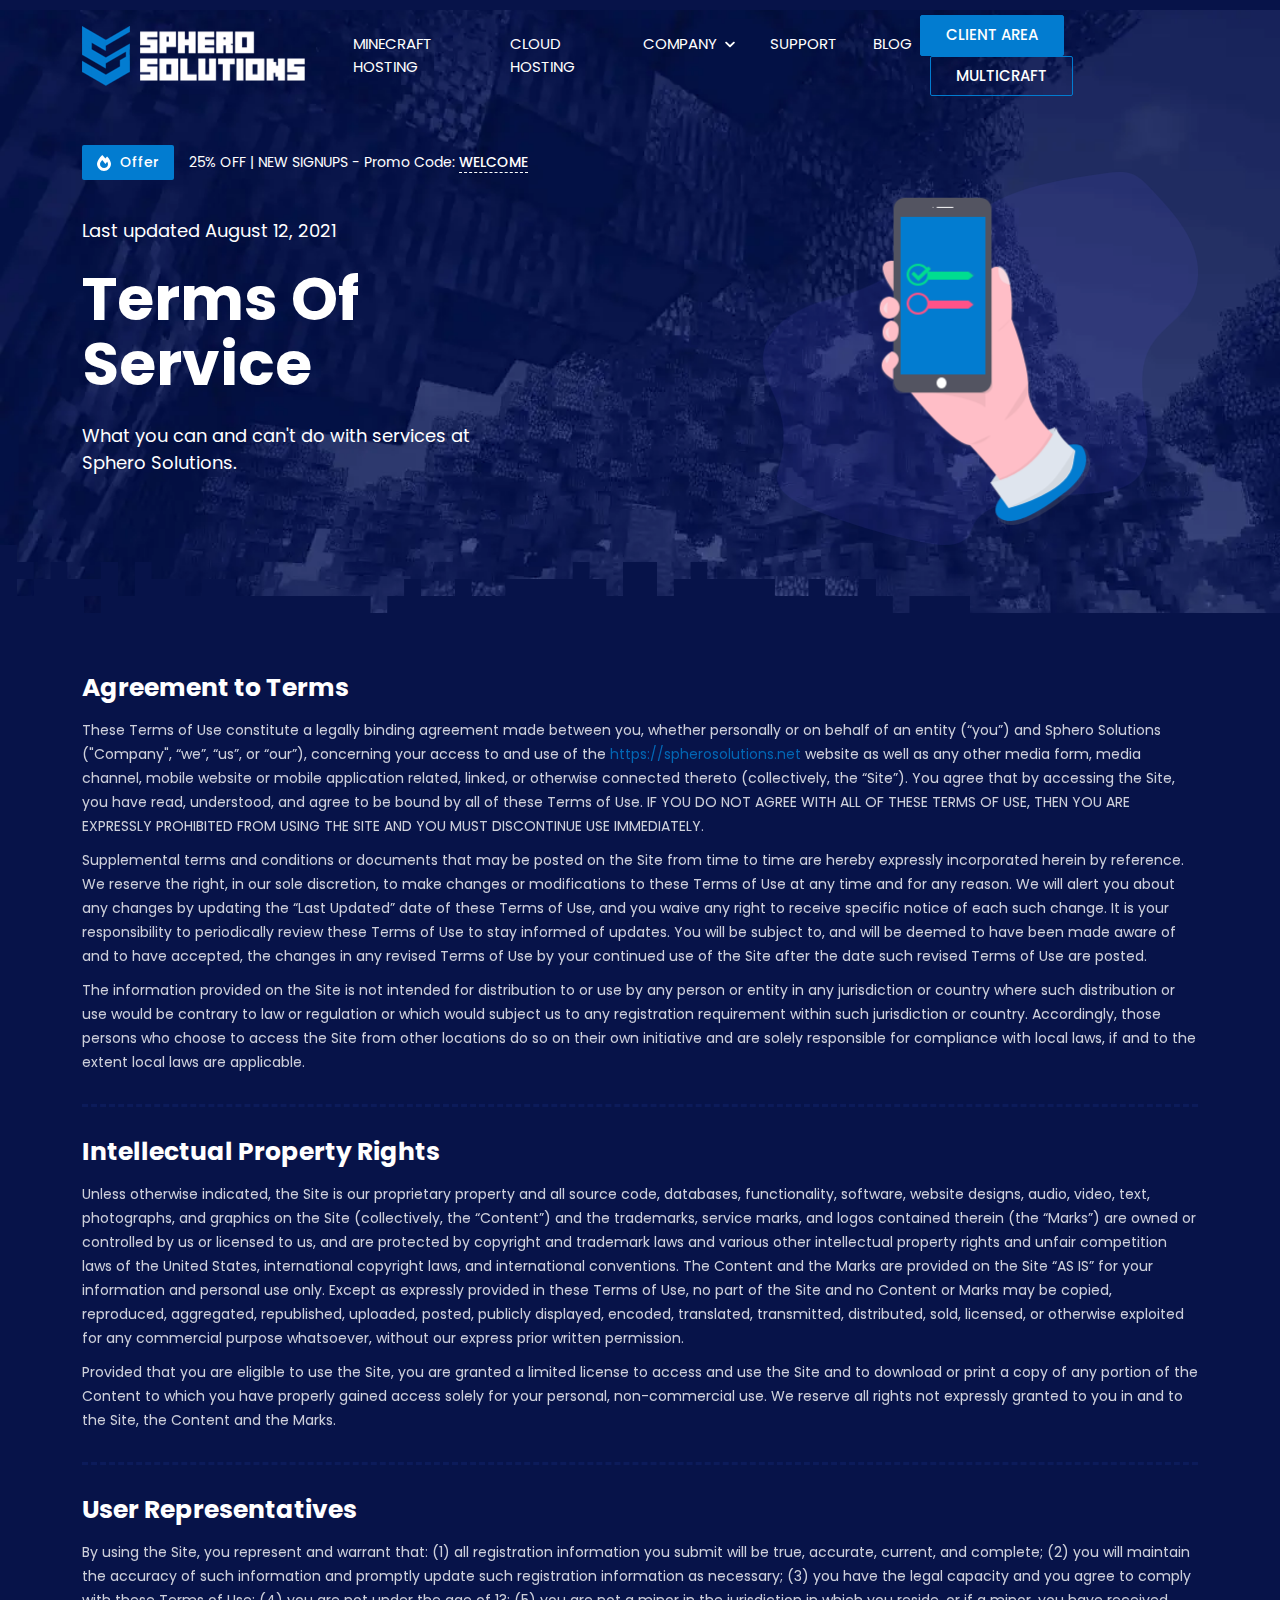
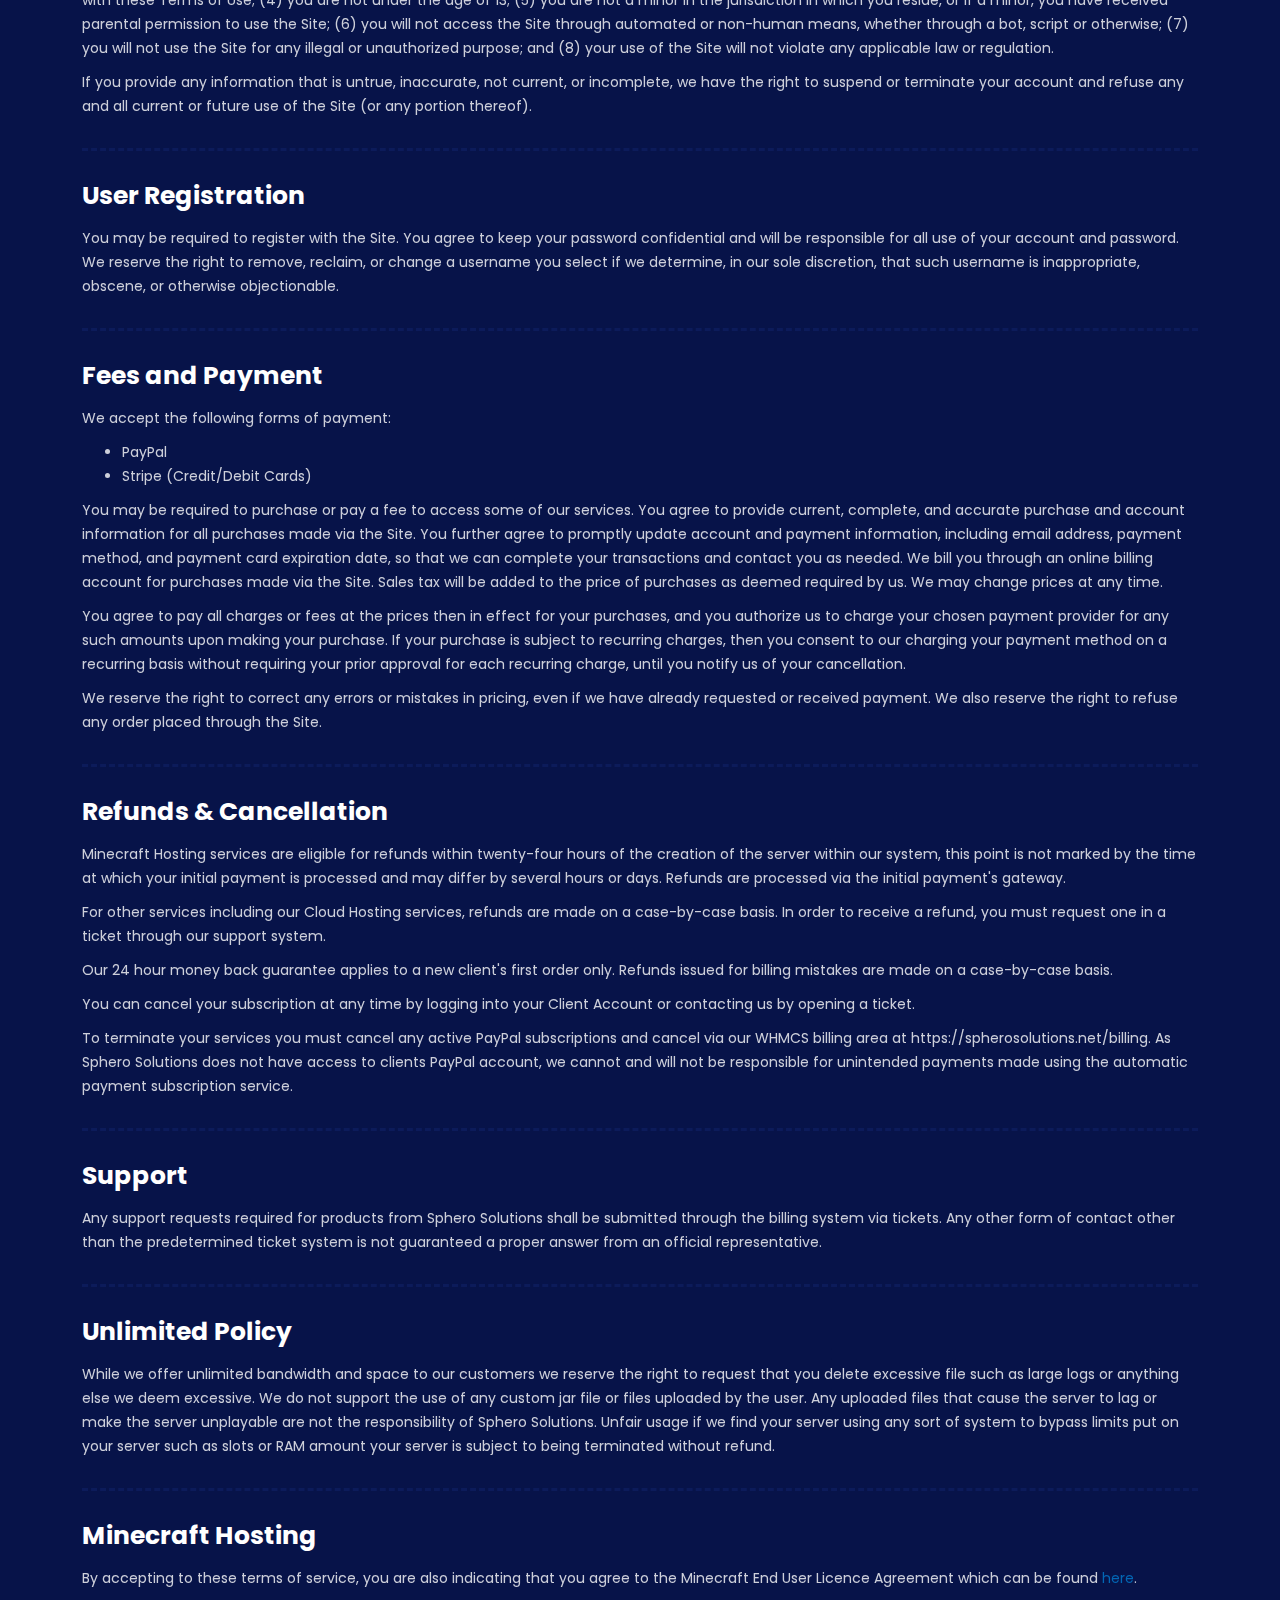
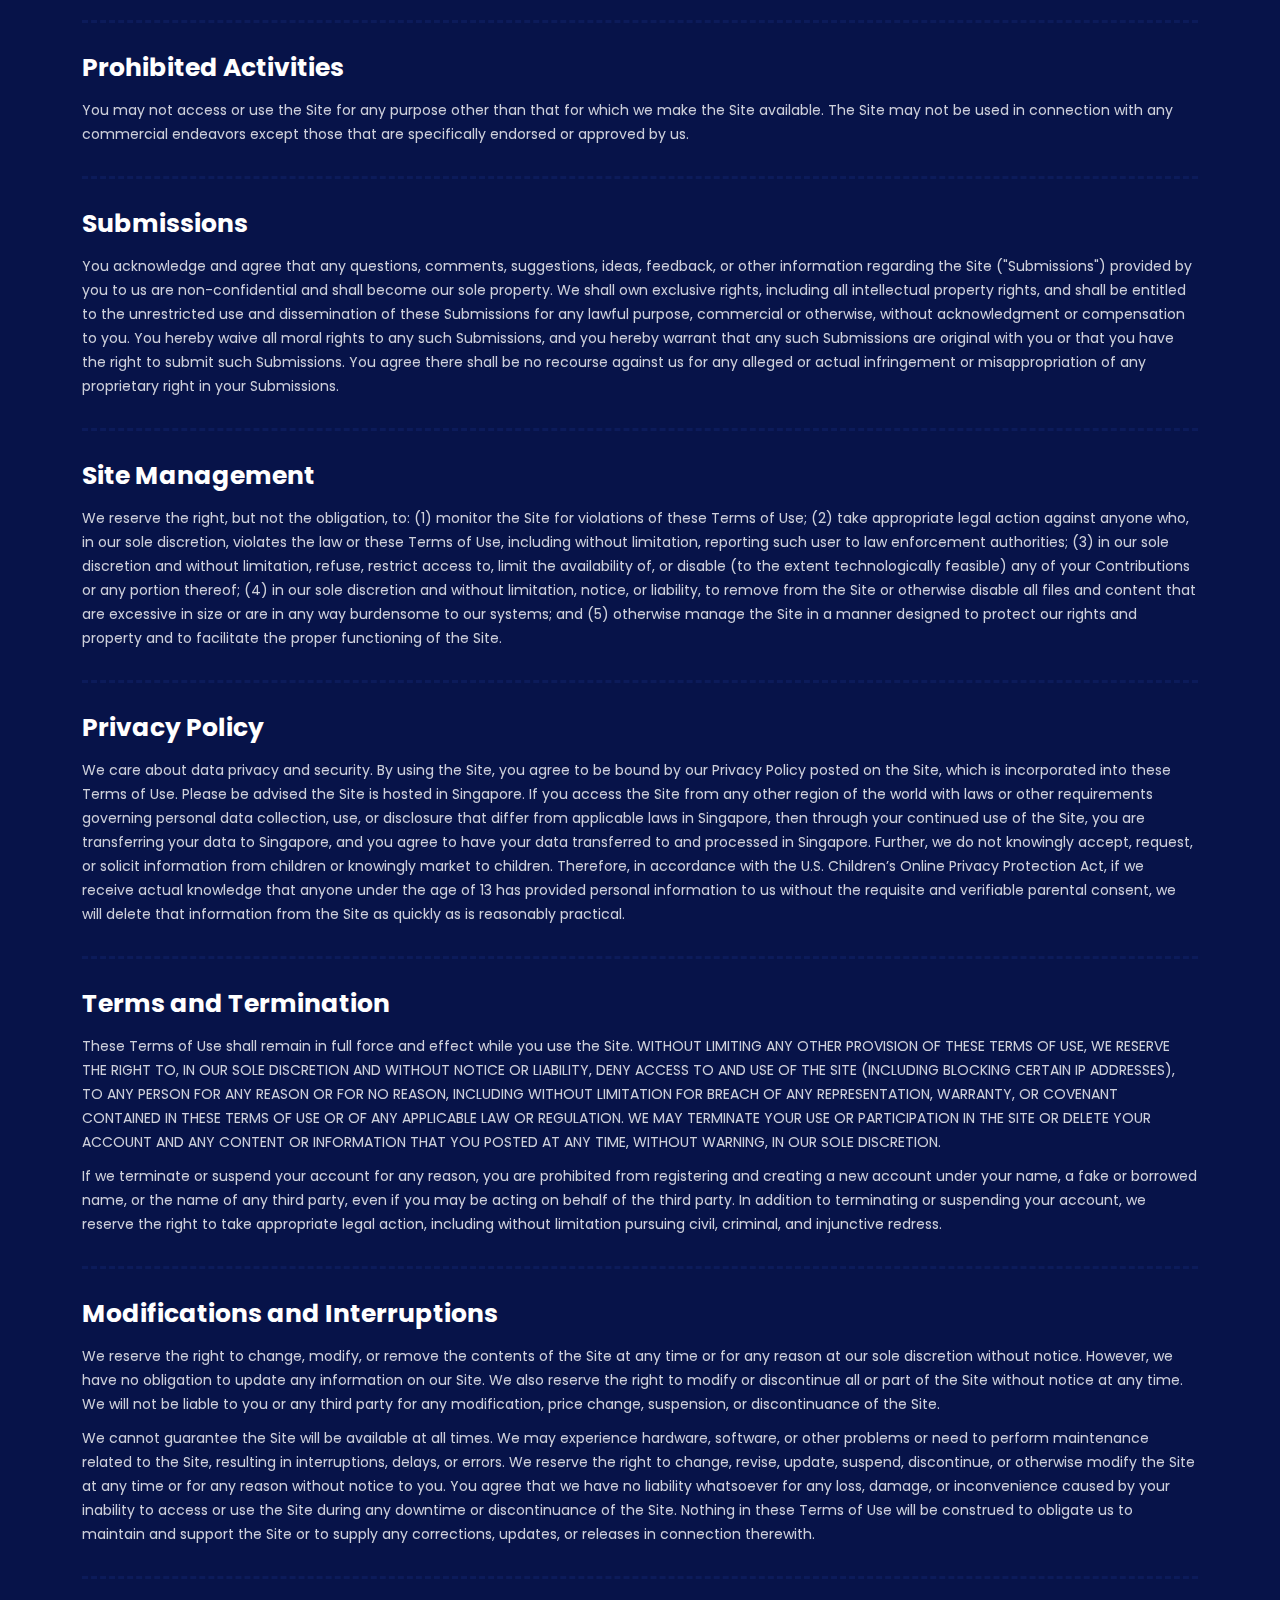
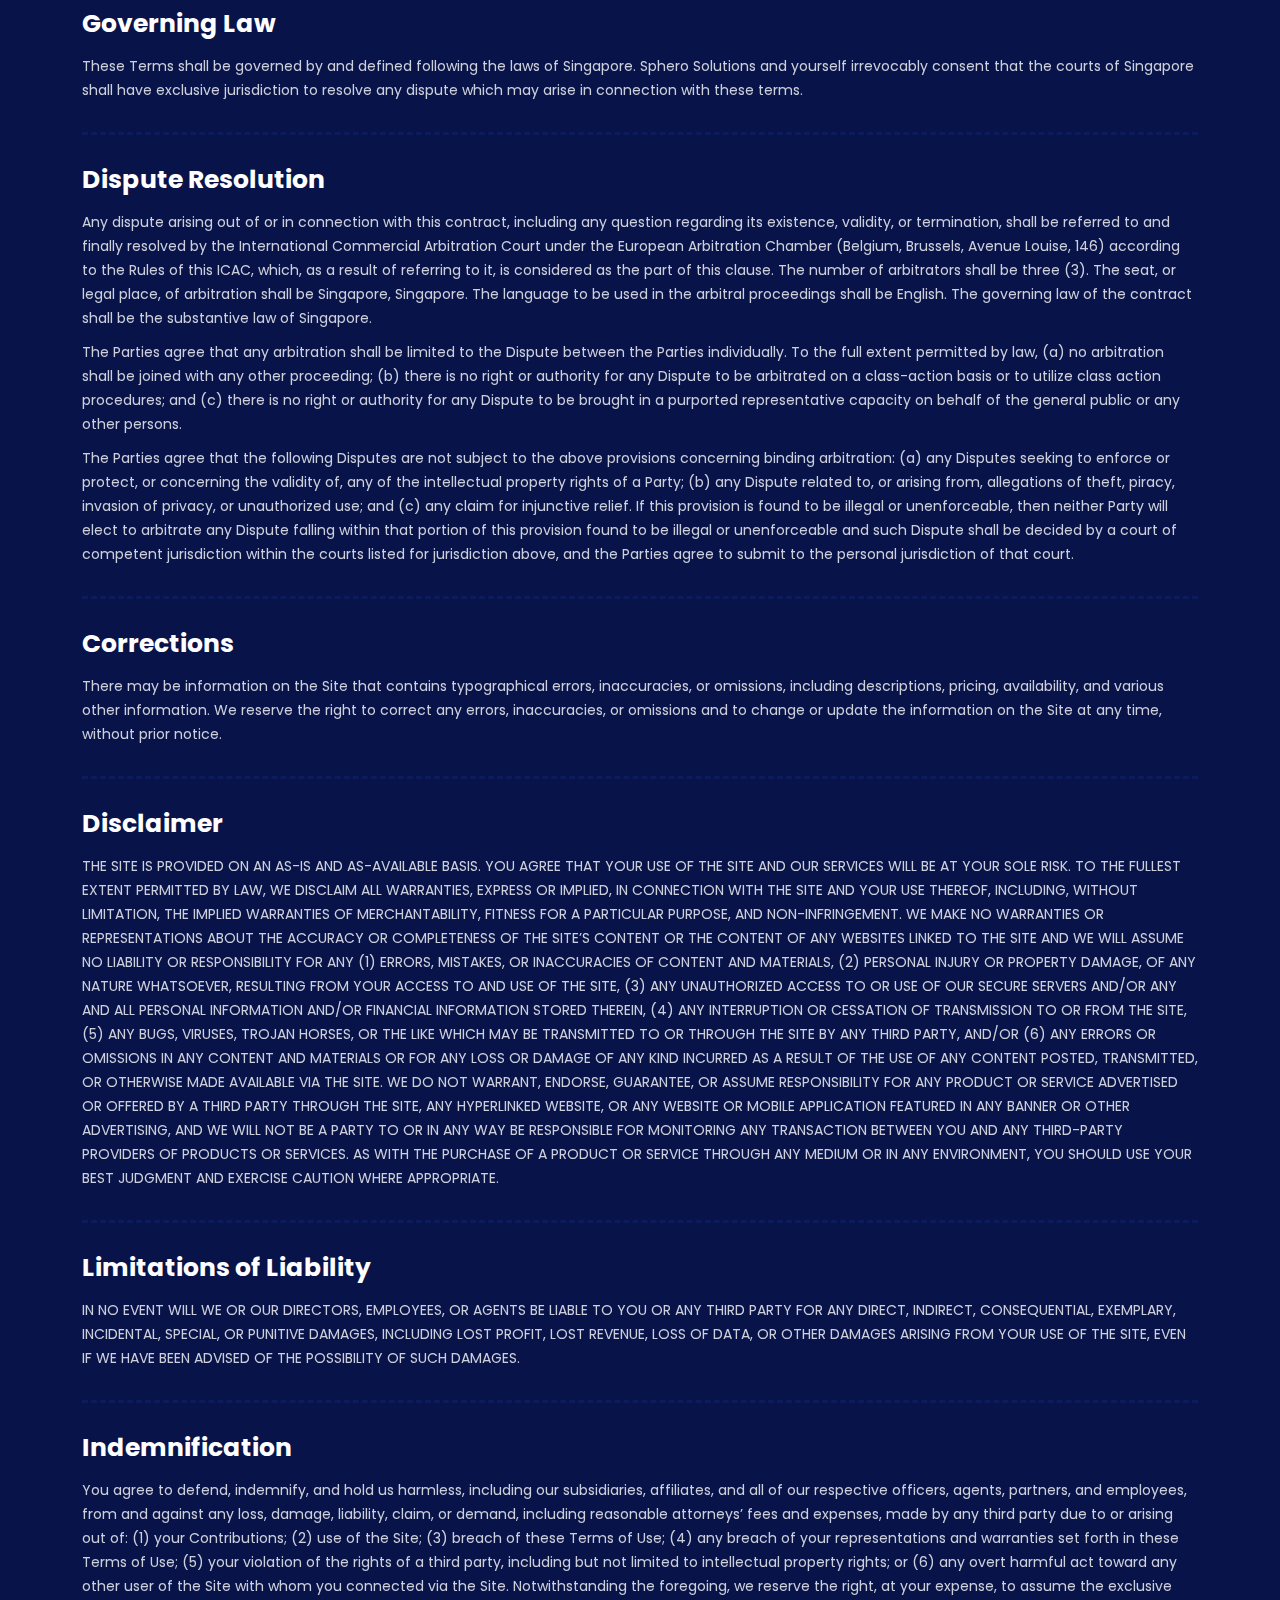
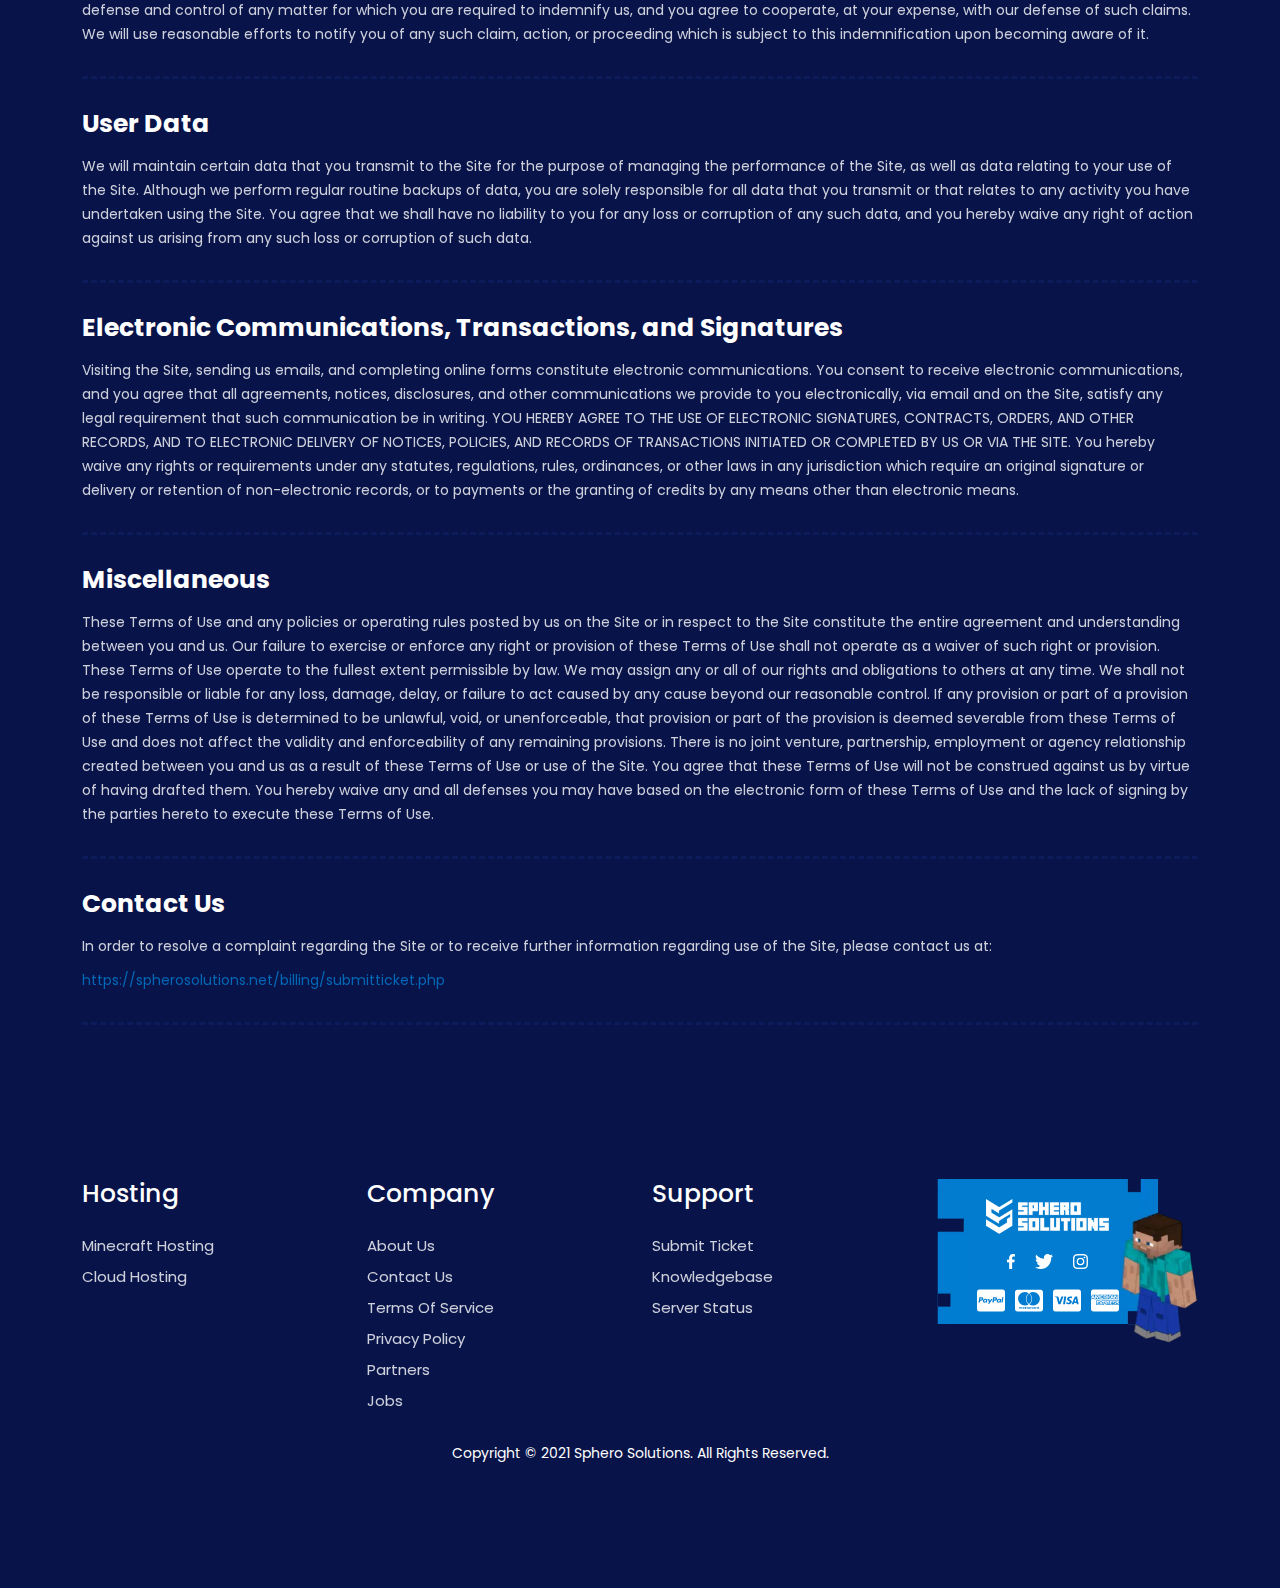
<file: tos.html>
<!DOCTYPE html>
<html lang="en">
  <head>
    <!-- Required meta tags -->
    <meta charset="utf-8" />
    <meta name="viewport" content="width=device-width, initial-scale=1" />
    <!-- SEO -->
    <meta
      name="description"
      content="Official terms of service for customers utilizing the hosting services provided by Sphero Solutions. Use of Sphero Solutions services constitutes the agreement to these terms."
    />
    <meta
      name="keywords"
      content="minecraft server hosting, minecraft server hosting provider, cheap minecraft hosting services, best minecraft hosting, minecraft hosting, minecraft hosting services, minecraft host, cheap minecraft hosting, create a minecraft server, make a minecraft server, minecraft server host, buy a minecraft server"
    />
    <meta property="og:type" content="website" />
    <meta property="og:url" content="https://spherosolutions.net" />
    <meta property="og:site_name" content="Sphero Solutions" />
    <meta
      property="og:description"
      content="Official terms of service for customers utilizing the hosting services provided by Sphero Solutions. Use of Sphero Solutions services constitutes the agreement to these terms."
    />
    <meta
      property="og:keywords"
      content="minecraft server hosting, minecraft server hosting provider, cheap minecraft hosting services, best minecraft hosting, minecraft hosting, minecraft hosting services, minecraft host, cheap minecraft hosting, create a minecraft server, make a minecraft server, minecraft server host, buy a minecraft server"
    />
    <meta name="author" content="Sphero Solutions" />
    <!-- Canonicalization -->
    <link rel="canonical" href="https://spherosolutions.net/tos" />
    <!-- Favicon -->
    <link
      rel="shortcut icon"
      type="image/jpg"
      href="./assets/img/favicon.ico"
    />
    <!-- Google Fonts -->
    <link rel="preconnect" href="https://fonts.googleapis.com" />
    <link rel="preconnect" href="https://fonts.gstatic.com" crossorigin />
    <link
      rel="stylesheet"
      media="print"
      onload="this.onload=null;this.removeAttribute('media');"
      href="https://fonts.googleapis.com/css2?family=Poppins:wght@400;500;700&display=swap"
    />
    <noscript>
      <link
        rel="stylesheet"
        href="https://fonts.googleapis.com/css2?family=Poppins:wght@400;500;700&display=swap"
      />
    </noscript>
    <!-- Bootstrap CSS -->
    <link rel="stylesheet" href="./assets/css/bootstrap.min.css" />
    <!-- Custom -->
    <link rel="stylesheet" href="./assets/css/custom.min.css" />
    <!-- Schema -->
    <script type="application/ld+json">
      {
        "@context": "https://schema.org",
        "@type": "Organization",
        "name": "Sphero Solutions",
        "alternateName": "Sphero Solutions",
        "url": "https://spherosolutions.net",
        "description": "The Best Minecraft Server Hosting Provider.",
        "logo": "https://spherosolutions.net/assets/img/logo.png",
        "sameAs": [
          "https://www.facebook.com/spherosolutions/",
          "https://twitter.com/spherosolutions",
          "https://www.instagram.com/spherosolutions/"
        ]
      }
    </script>
    <!-- Global site tag (gtag.js) - Google Analytics -->
    <script
      async
      src="https://www.googletagmanager.com/gtag/js?id=UA-198843556-1"
    ></script>
    <script>
      window.dataLayer = window.dataLayer || [];
      function gtag() {
        dataLayer.push(arguments);
      }
      gtag("js", new Date());

      gtag("config", "UA-198843556-1");
    </script>
    <!-- Title -->
    <title>Terms Of Service | Legal Information - Sphero Solutions</title>
  </head>
  <body>
    <!-- Header -->
    <header class="main-header">
      <nav class="navbar navbar-expand-lg">
        <div class="container">
          <!-- Logo -->
          <a class="navbar-brand" href="/"
            ><img
              src="./assets/img/logo.png"
              alt="Sphero Solutions Minecraft Server Hosting"
              width="223"
              height="60"
          /></a>
          <button
            class="navbar-toggler"
            type="button"
            data-bs-toggle="collapse"
            data-bs-target="#navbarSupportedContent"
            aria-controls="navbarSupportedContent"
            aria-expanded="false"
            aria-label="Toggle navigation"
          >
            <span class="navbar-toggler-icon"
              ><img
                src="./assets/img/icons/bars.png"
                width="23"
                height="20"
                alt="Toggle"
            /></span>
          </button>
          <div class="collapse navbar-collapse" id="navbarSupportedContent">
            <!-- Main Menu -->
            <ul class="navbar-nav me-auto mb-2 mb-lg-0">
              <li class="nav-item">
                <a class="nav-link" href="./minecraft">MINECRAFT HOSTING</a>
              </li>
              <li class="nav-item">
                <a class="nav-link" href="./cloudhosting">CLOUD HOSTING</a>
              </li>
              <li class="nav-item dropdown">
                <a
                  class="nav-link dropdown-toggle"
                  href="#"
                  id="navbarDropdown"
                  role="button"
                  data-bs-toggle="dropdown"
                  aria-expanded="false"
                >
                  COMPANY
                </a>
                <ul class="dropdown-menu" aria-labelledby="navbarDropdown">
                  <li>
                    <a class="dropdown-item" href="./about">About Us</a>
                  </li>
                  <li>
                    <a class="dropdown-item" href="./jobs">Job Openings</a>
                  </li>
                  <li>
                    <a class="dropdown-item" href="./partners">Partners</a>
                  </li>
                  <li>
                    <a
                      class="dropdown-item"
                      href="https://status.spherosolutions.net/"
                      >Server Status</a
                    >
                  </li>
                </ul>
              </li>
              <li class="nav-item">
                <a class="nav-link" href="./support">SUPPORT</a>
              </li>
              <li class="nav-item">
                <a class="nav-link" href="./blog">BLOG</a>
              </li>
            </ul>
            <div class="btns">
              <a
                class="billing-btn"
                href="https://spherosolutions.net/billing/index.php?rp=/login"
                >CLIENT AREA</a
              >
              <a class="panel-btn" href="https://mc.spherosolutions.net/site/login"
                >MULTICRAFT</a
              >
            </div>
          </div>
        </div>
      </nav>
    </header>
    <!-- Hero Section -->
    <div class="hero-sections">
      <div class="container">
        <div class="row">
          <div class="col-md-6">
            <div class="info">
              <!-- Offer -->
              <div class="offer">
                <span class="trend"
                  ><img
                    src="./assets/img/icons/fire-alt.svg"
                    alt="Minecraft Server Hosting Promo"
                  />
                  Offer</span
                >
                <span class="text"
                  >25% OFF | NEW SIGNUPS - Promo Code:
                  <a href="./minecraft">Welcome</a></span
                >
              </div>
              <div class="content">
                <h5>Last updated August 12, 2021</h5>
                <h1>
                  Terms Of <br />
                  Service
                </h1>
                <p>
                  What you can and can't do with services at Sphero Solutions.
                </p>
              </div>
            </div>
          </div>
          <div class="col-md-6">
            <img
              src="./assets/img/terms-thumb.png"
              alt="Terms Of Service"
              class="main-hero"
            />
          </div>
        </div>
      </div>
      <img
        class="border-top-img"
        src="./assets/img/border-top.png"
        alt="Sphero Solutions"
      />
    </div>

    <!-- Rules -->
    <div class="rules">
      <div class="container">
        <!-- Item -->
        <div class="rule">
          <h3>Agreement to Terms</h3>
          <p>
            These Terms of Use constitute a legally binding agreement made
            between you, whether personally or on behalf of an entity (“you”)
            and Sphero Solutions ("Company", “we”, “us”, or “our”), concerning
            your access to and use of the
            <a href="/">https://spherosolutions.net</a> website as well as any
            other media form, media channel, mobile website or mobile
            application related, linked, or otherwise connected thereto
            (collectively, the “Site”). You agree that by accessing the Site,
            you have read, understood, and agree to be bound by all of these
            Terms of Use. IF YOU DO NOT AGREE WITH ALL OF THESE TERMS OF USE,
            THEN YOU ARE EXPRESSLY PROHIBITED FROM USING THE SITE AND YOU MUST
            DISCONTINUE USE IMMEDIATELY.
          </p>
          <p>
            Supplemental terms and conditions or documents that may be posted on
            the Site from time to time are hereby expressly incorporated herein
            by reference. We reserve the right, in our sole discretion, to make
            changes or modifications to these Terms of Use at any time and for
            any reason. We will alert you about any changes by updating the
            “Last Updated” date of these Terms of Use, and you waive any right
            to receive specific notice of each such change. It is your
            responsibility to periodically review these Terms of Use to stay
            informed of updates. You will be subject to, and will be deemed to
            have been made aware of and to have accepted, the changes in any
            revised Terms of Use by your continued use of the Site after the
            date such revised Terms of Use are posted.
          </p>
          <p>
            The information provided on the Site is not intended for
            distribution to or use by any person or entity in any jurisdiction
            or country where such distribution or use would be contrary to law
            or regulation or which would subject us to any registration
            requirement within such jurisdiction or country. Accordingly, those
            persons who choose to access the Site from other locations do so on
            their own initiative and are solely responsible for compliance with
            local laws, if and to the extent local laws are applicable.
          </p>
        </div>
        <!-- Item -->
        <div class="rule">
          <h3>Intellectual Property Rights</h3>
          <p>
            Unless otherwise indicated, the Site is our proprietary property and
            all source code, databases, functionality, software, website
            designs, audio, video, text, photographs, and graphics on the Site
            (collectively, the “Content”) and the trademarks, service marks, and
            logos contained therein (the “Marks”) are owned or controlled by us
            or licensed to us, and are protected by copyright and trademark laws
            and various other intellectual property rights and unfair
            competition laws of the United States, international copyright laws,
            and international conventions. The Content and the Marks are
            provided on the Site “AS IS” for your information and personal use
            only. Except as expressly provided in these Terms of Use, no part of
            the Site and no Content or Marks may be copied, reproduced,
            aggregated, republished, uploaded, posted, publicly displayed,
            encoded, translated, transmitted, distributed, sold, licensed, or
            otherwise exploited for any commercial purpose whatsoever, without
            our express prior written permission.
          </p>
          <p>
            Provided that you are eligible to use the Site, you are granted a
            limited license to access and use the Site and to download or print
            a copy of any portion of the Content to which you have properly
            gained access solely for your personal, non-commercial use. We
            reserve all rights not expressly granted to you in and to the Site,
            the Content and the Marks.
          </p>
        </div>
        <!-- Item -->
        <div class="rule">
          <h3>User Representatives</h3>
          <p>
            By using the Site, you represent and warrant that: (1) all
            registration information you submit will be true, accurate, current,
            and complete; (2) you will maintain the accuracy of such information
            and promptly update such registration information as necessary; (3)
            you have the legal capacity and you agree to comply with these Terms
            of Use; (4) you are not under the age of 13; (5) you are not a minor
            in the jurisdiction in which you reside, or if a minor, you have
            received parental permission to use the Site; (6) you will not
            access the Site through automated or non-human means, whether
            through a bot, script or otherwise; (7) you will not use the Site
            for any illegal or unauthorized purpose; and (8) your use of the
            Site will not violate any applicable law or regulation.
          </p>
          <p>
            If you provide any information that is untrue, inaccurate, not
            current, or incomplete, we have the right to suspend or terminate
            your account and refuse any and all current or future use of the
            Site (or any portion thereof).
          </p>
        </div>
        <!-- Item -->
        <div class="rule">
          <h3>User Registration</h3>
          <p>
            You may be required to register with the Site. You agree to keep
            your password confidential and will be responsible for all use of
            your account and password. We reserve the right to remove, reclaim,
            or change a username you select if we determine, in our sole
            discretion, that such username is inappropriate, obscene, or
            otherwise objectionable.
          </p>
        </div>
        <!-- Item -->
        <div class="rule">
          <h3>Fees and Payment</h3>
          <p>We accept the following forms of payment:</p>
          <ul>
            <li>PayPal</li>
            <li>Stripe (Credit/Debit Cards)</li>
          </ul>
          <p>
            You may be required to purchase or pay a fee to access some of our
            services. You agree to provide current, complete, and accurate
            purchase and account information for all purchases made via the
            Site. You further agree to promptly update account and payment
            information, including email address, payment method, and payment
            card expiration date, so that we can complete your transactions and
            contact you as needed. We bill you through an online billing account
            for purchases made via the Site. Sales tax will be added to the
            price of purchases as deemed required by us. We may change prices at
            any time.
          </p>
          <p>
            You agree to pay all charges or fees at the prices then in effect
            for your purchases, and you authorize us to charge your chosen
            payment provider for any such amounts upon making your purchase. If
            your purchase is subject to recurring charges, then you consent to
            our charging your payment method on a recurring basis without
            requiring your prior approval for each recurring charge, until you
            notify us of your cancellation.
          </p>
          <p>
            We reserve the right to correct any errors or mistakes in pricing,
            even if we have already requested or received payment. We also
            reserve the right to refuse any order placed through the Site.
          </p>
        </div>
        <!-- Item -->
        <div class="rule">
          <h3>Refunds & Cancellation</h3>
          <p>
            Minecraft Hosting services are eligible for refunds within
            twenty-four hours of the creation of the server within our system,
            this point is not marked by the time at which your initial payment
            is processed and may differ by several hours or days. Refunds are
            processed via the initial payment's gateway.
          </p>
          <p>
            For other services including our Cloud Hosting services, refunds are made
            on a case-by-case basis. In order to receive a refund, you must request one in a
            ticket through our support system.
          </p>
          <p>
            Our 24 hour money back guarantee applies to a new client's first order only. 
            Refunds issued for billing mistakes are made on a case-by-case basis.
          </p>
          <p>
            You can cancel your subscription at any time by logging into your
            Client Account or contacting us by opening a ticket.
          </p>
          <p>
            To terminate your services you must cancel any active PayPal subscriptions 
            and cancel via our WHMCS billing area at https://spherosolutions.net/billing. 
            As Sphero Solutions does not have access to clients PayPal account, we cannot 
            and will not be responsible for unintended payments made using the automatic 
            payment subscription service.
          </p>
        </div>
        <!-- Item -->
        <div class="rule">
          <h3>Support</h3>
          <p>
            Any support requests required for products from Sphero Solutions shall be submitted 
            through the billing system via tickets. Any other form of contact other than the 
            predetermined ticket system is not guaranteed a proper answer from an official 
            representative.
          </p>
        </div>
        <!-- Item -->
        <div class="rule">
          <h3>Unlimited Policy</h3>
          <p>
            While we offer unlimited bandwidth and space to our customers we reserve the right to 
            request that you delete excessive file such as large logs or anything else we deem excessive. 
            We do not support the use of any custom jar file or files uploaded by the user. 
            Any uploaded files that cause the server to lag or make the server unplayable are not the 
            responsibility of Sphero Solutions. Unfair usage if we find your server using any sort of 
            system to bypass limits put on your server such as slots or RAM amount 
            your server is subject to being terminated without refund.
          </p>
        </div>
        <!-- Item -->
        <div class="rule">
          <h3>Minecraft Hosting</h3>
          <p>
            By accepting to these terms of service, you are also indicating that you agree to the Minecraft 
            End User Licence Agreement which can be found <a href="https://account.mojang.com/documents/minecraft_eula">here</a>.
          </p>
        </div>
        <!-- Item -->
        <div class="rule">
          <h3>Prohibited Activities</h3>
          <p>
            You may not access or use the Site for any purpose other than that
            for which we make the Site available. The Site may not be used in
            connection with any commercial endeavors except those that are
            specifically endorsed or approved by us.
          </p>
        </div>
        <!-- Item -->
        <div class="rule">
          <h3>Submissions</h3>
          <p>
            You acknowledge and agree that any questions, comments, suggestions,
            ideas, feedback, or other information regarding the Site
            ("Submissions") provided by you to us are non-confidential and shall
            become our sole property. We shall own exclusive rights, including
            all intellectual property rights, and shall be entitled to the
            unrestricted use and dissemination of these Submissions for any
            lawful purpose, commercial or otherwise, without acknowledgment or
            compensation to you. You hereby waive all moral rights to any such
            Submissions, and you hereby warrant that any such Submissions are
            original with you or that you have the right to submit such
            Submissions. You agree there shall be no recourse against us for any
            alleged or actual infringement or misappropriation of any
            proprietary right in your Submissions.
          </p>
        </div>
        <!-- Item -->
        <div class="rule">
          <h3>Site Management</h3>
          <p>
            We reserve the right, but not the obligation, to: (1) monitor the
            Site for violations of these Terms of Use; (2) take appropriate
            legal action against anyone who, in our sole discretion, violates
            the law or these Terms of Use, including without limitation,
            reporting such user to law enforcement authorities; (3) in our sole
            discretion and without limitation, refuse, restrict access to, limit
            the availability of, or disable (to the extent technologically
            feasible) any of your Contributions or any portion thereof; (4) in
            our sole discretion and without limitation, notice, or liability, to
            remove from the Site or otherwise disable all files and content that
            are excessive in size or are in any way burdensome to our systems;
            and (5) otherwise manage the Site in a manner designed to protect
            our rights and property and to facilitate the proper functioning of
            the Site.
          </p>
        </div>
        <!-- Item -->
        <div class="rule">
          <h3>Privacy Policy</h3>
          <p>
            We care about data privacy and security. By using the Site, you
            agree to be bound by our Privacy Policy posted on the Site, which is
            incorporated into these Terms of Use. Please be advised the Site is
            hosted in Singapore. If you access the Site from any other region of
            the world with laws or other requirements governing personal data
            collection, use, or disclosure that differ from applicable laws in
            Singapore, then through your continued use of the Site, you are
            transferring your data to Singapore, and you agree to have your data
            transferred to and processed in Singapore. Further, we do not
            knowingly accept, request, or solicit information from children or
            knowingly market to children. Therefore, in accordance with the U.S.
            Children’s Online Privacy Protection Act, if we receive actual
            knowledge that anyone under the age of 13 has provided personal
            information to us without the requisite and verifiable parental
            consent, we will delete that information from the Site as quickly as
            is reasonably practical.
          </p>
        </div>
        <!-- Item -->
        <div class="rule">
          <h3>Terms and Termination</h3>
          <p>
            These Terms of Use shall remain in full force and effect while you
            use the Site. WITHOUT LIMITING ANY OTHER PROVISION OF THESE TERMS OF
            USE, WE RESERVE THE RIGHT TO, IN OUR SOLE DISCRETION AND WITHOUT
            NOTICE OR LIABILITY, DENY ACCESS TO AND USE OF THE SITE (INCLUDING
            BLOCKING CERTAIN IP ADDRESSES), TO ANY PERSON FOR ANY REASON OR FOR
            NO REASON, INCLUDING WITHOUT LIMITATION FOR BREACH OF ANY
            REPRESENTATION, WARRANTY, OR COVENANT CONTAINED IN THESE TERMS OF
            USE OR OF ANY APPLICABLE LAW OR REGULATION. WE MAY TERMINATE YOUR
            USE OR PARTICIPATION IN THE SITE OR DELETE YOUR ACCOUNT AND ANY
            CONTENT OR INFORMATION THAT YOU POSTED AT ANY TIME, WITHOUT WARNING,
            IN OUR SOLE DISCRETION.
          </p>
          <p>
            If we terminate or suspend your account for any reason, you are
            prohibited from registering and creating a new account under your
            name, a fake or borrowed name, or the name of any third party, even
            if you may be acting on behalf of the third party. In addition to
            terminating or suspending your account, we reserve the right to take
            appropriate legal action, including without limitation pursuing
            civil, criminal, and injunctive redress.
          </p>
        </div>
        <!-- Item -->
        <div class="rule">
          <h3>Modifications and Interruptions</h3>
          <p>
            We reserve the right to change, modify, or remove the contents of
            the Site at any time or for any reason at our sole discretion
            without notice. However, we have no obligation to update any
            information on our Site. We also reserve the right to modify or
            discontinue all or part of the Site without notice at any time. We
            will not be liable to you or any third party for any modification,
            price change, suspension, or discontinuance of the Site.
          </p>
          <p>
            We cannot guarantee the Site will be available at all times. We may
            experience hardware, software, or other problems or need to perform
            maintenance related to the Site, resulting in interruptions, delays,
            or errors. We reserve the right to change, revise, update, suspend,
            discontinue, or otherwise modify the Site at any time or for any
            reason without notice to you. You agree that we have no liability
            whatsoever for any loss, damage, or inconvenience caused by your
            inability to access or use the Site during any downtime or
            discontinuance of the Site. Nothing in these Terms of Use will be
            construed to obligate us to maintain and support the Site or to
            supply any corrections, updates, or releases in connection
            therewith.
          </p>
        </div>
        <!-- Item -->
        <div class="rule">
          <h3>Governing Law</h3>
          <p>
            These Terms shall be governed by and defined following the laws of
            Singapore. Sphero Solutions and yourself irrevocably consent that
            the courts of Singapore shall have exclusive jurisdiction to resolve
            any dispute which may arise in connection with these terms.
          </p>
        </div>
        <!-- Item -->
        <div class="rule">
          <h3>Dispute Resolution</h3>
          <p>
            Any dispute arising out of or in connection with this contract,
            including any question regarding its existence, validity, or
            termination, shall be referred to and finally resolved by the
            International Commercial Arbitration Court under the European
            Arbitration Chamber (Belgium, Brussels, Avenue Louise, 146)
            according to the Rules of this ICAC, which, as a result of referring
            to it, is considered as the part of this clause. The number of
            arbitrators shall be three (3). The seat, or legal place, of
            arbitration shall be Singapore, Singapore. The language to be used
            in the arbitral proceedings shall be English. The governing law of
            the contract shall be the substantive law of Singapore.
          </p>
          <p>
            The Parties agree that any arbitration shall be limited to the
            Dispute between the Parties individually. To the full extent
            permitted by law, (a) no arbitration shall be joined with any other
            proceeding; (b) there is no right or authority for any Dispute to be
            arbitrated on a class-action basis or to utilize class action
            procedures; and (c) there is no right or authority for any Dispute
            to be brought in a purported representative capacity on behalf of
            the general public or any other persons.
          </p>
          <p>
            The Parties agree that the following Disputes are not subject to the
            above provisions concerning binding arbitration: (a) any Disputes
            seeking to enforce or protect, or concerning the validity of, any of
            the intellectual property rights of a Party; (b) any Dispute related
            to, or arising from, allegations of theft, piracy, invasion of
            privacy, or unauthorized use; and (c) any claim for injunctive
            relief. If this provision is found to be illegal or unenforceable,
            then neither Party will elect to arbitrate any Dispute falling
            within that portion of this provision found to be illegal or
            unenforceable and such Dispute shall be decided by a court of
            competent jurisdiction within the courts listed for jurisdiction
            above, and the Parties agree to submit to the personal jurisdiction
            of that court.
          </p>
        </div>
        <!-- Item -->
        <div class="rule">
          <h3>Corrections</h3>
          <p>
            There may be information on the Site that contains typographical
            errors, inaccuracies, or omissions, including descriptions, pricing,
            availability, and various other information. We reserve the right to
            correct any errors, inaccuracies, or omissions and to change or
            update the information on the Site at any time, without prior
            notice.
          </p>
        </div>
        <!-- Item -->
        <div class="rule">
          <h3>Disclaimer</h3>
          <p>
            THE SITE IS PROVIDED ON AN AS-IS AND AS-AVAILABLE BASIS. YOU AGREE
            THAT YOUR USE OF THE SITE AND OUR SERVICES WILL BE AT YOUR SOLE
            RISK. TO THE FULLEST EXTENT PERMITTED BY LAW, WE DISCLAIM ALL
            WARRANTIES, EXPRESS OR IMPLIED, IN CONNECTION WITH THE SITE AND YOUR
            USE THEREOF, INCLUDING, WITHOUT LIMITATION, THE IMPLIED WARRANTIES
            OF MERCHANTABILITY, FITNESS FOR A PARTICULAR PURPOSE, AND
            NON-INFRINGEMENT. WE MAKE NO WARRANTIES OR REPRESENTATIONS ABOUT THE
            ACCURACY OR COMPLETENESS OF THE SITE’S CONTENT OR THE CONTENT OF ANY
            WEBSITES LINKED TO THE SITE AND WE WILL ASSUME NO LIABILITY OR
            RESPONSIBILITY FOR ANY (1) ERRORS, MISTAKES, OR INACCURACIES OF
            CONTENT AND MATERIALS, (2) PERSONAL INJURY OR PROPERTY DAMAGE, OF
            ANY NATURE WHATSOEVER, RESULTING FROM YOUR ACCESS TO AND USE OF THE
            SITE, (3) ANY UNAUTHORIZED ACCESS TO OR USE OF OUR SECURE SERVERS
            AND/OR ANY AND ALL PERSONAL INFORMATION AND/OR FINANCIAL INFORMATION
            STORED THEREIN, (4) ANY INTERRUPTION OR CESSATION OF TRANSMISSION TO
            OR FROM THE SITE, (5) ANY BUGS, VIRUSES, TROJAN HORSES, OR THE LIKE
            WHICH MAY BE TRANSMITTED TO OR THROUGH THE SITE BY ANY THIRD PARTY,
            AND/OR (6) ANY ERRORS OR OMISSIONS IN ANY CONTENT AND MATERIALS OR
            FOR ANY LOSS OR DAMAGE OF ANY KIND INCURRED AS A RESULT OF THE USE
            OF ANY CONTENT POSTED, TRANSMITTED, OR OTHERWISE MADE AVAILABLE VIA
            THE SITE. WE DO NOT WARRANT, ENDORSE, GUARANTEE, OR ASSUME
            RESPONSIBILITY FOR ANY PRODUCT OR SERVICE ADVERTISED OR OFFERED BY A
            THIRD PARTY THROUGH THE SITE, ANY HYPERLINKED WEBSITE, OR ANY
            WEBSITE OR MOBILE APPLICATION FEATURED IN ANY BANNER OR OTHER
            ADVERTISING, AND WE WILL NOT BE A PARTY TO OR IN ANY WAY BE
            RESPONSIBLE FOR MONITORING ANY TRANSACTION BETWEEN YOU AND ANY
            THIRD-PARTY PROVIDERS OF PRODUCTS OR SERVICES. AS WITH THE PURCHASE
            OF A PRODUCT OR SERVICE THROUGH ANY MEDIUM OR IN ANY ENVIRONMENT,
            YOU SHOULD USE YOUR BEST JUDGMENT AND EXERCISE CAUTION WHERE
            APPROPRIATE.
          </p>
        </div>
        <!-- Item -->
        <div class="rule">
          <h3>Limitations of Liability</h3>
          <p>
            IN NO EVENT WILL WE OR OUR DIRECTORS, EMPLOYEES, OR AGENTS BE LIABLE
            TO YOU OR ANY THIRD PARTY FOR ANY DIRECT, INDIRECT, CONSEQUENTIAL,
            EXEMPLARY, INCIDENTAL, SPECIAL, OR PUNITIVE DAMAGES, INCLUDING LOST
            PROFIT, LOST REVENUE, LOSS OF DATA, OR OTHER DAMAGES ARISING FROM
            YOUR USE OF THE SITE, EVEN IF WE HAVE BEEN ADVISED OF THE
            POSSIBILITY OF SUCH DAMAGES.
          </p>
        </div>
        <!-- Item -->
        <div class="rule">
          <h3>Indemnification</h3>
          <p>
            You agree to defend, indemnify, and hold us harmless, including our
            subsidiaries, affiliates, and all of our respective officers,
            agents, partners, and employees, from and against any loss, damage,
            liability, claim, or demand, including reasonable attorneys’ fees
            and expenses, made by any third party due to or arising out of: (1)
            your Contributions; (2) use of the Site; (3) breach of these Terms
            of Use; (4) any breach of your representations and warranties set
            forth in these Terms of Use; (5) your violation of the rights of a
            third party, including but not limited to intellectual property
            rights; or (6) any overt harmful act toward any other user of the
            Site with whom you connected via the Site. Notwithstanding the
            foregoing, we reserve the right, at your expense, to assume the
            exclusive defense and control of any matter for which you are
            required to indemnify us, and you agree to cooperate, at your
            expense, with our defense of such claims. We will use reasonable
            efforts to notify you of any such claim, action, or proceeding which
            is subject to this indemnification upon becoming aware of it.
          </p>
        </div>
        <!-- Item -->
        <div class="rule">
          <h3>User Data</h3>
          <p>
            We will maintain certain data that you transmit to the Site for the
            purpose of managing the performance of the Site, as well as data
            relating to your use of the Site. Although we perform regular
            routine backups of data, you are solely responsible for all data
            that you transmit or that relates to any activity you have
            undertaken using the Site. You agree that we shall have no liability
            to you for any loss or corruption of any such data, and you hereby
            waive any right of action against us arising from any such loss or
            corruption of such data.
          </p>
        </div>
        <!-- Item -->
        <div class="rule">
          <h3>Electronic Communications, Transactions, and Signatures</h3>
          <p>
            Visiting the Site, sending us emails, and completing online forms
            constitute electronic communications. You consent to receive
            electronic communications, and you agree that all agreements,
            notices, disclosures, and other communications we provide to you
            electronically, via email and on the Site, satisfy any legal
            requirement that such communication be in writing. YOU HEREBY AGREE
            TO THE USE OF ELECTRONIC SIGNATURES, CONTRACTS, ORDERS, AND OTHER
            RECORDS, AND TO ELECTRONIC DELIVERY OF NOTICES, POLICIES, AND
            RECORDS OF TRANSACTIONS INITIATED OR COMPLETED BY US OR VIA THE
            SITE. You hereby waive any rights or requirements under any
            statutes, regulations, rules, ordinances, or other laws in any
            jurisdiction which require an original signature or delivery or
            retention of non-electronic records, or to payments or the granting
            of credits by any means other than electronic means.
          </p>
        </div>
        <!-- Item -->
        <div class="rule">
          <h3>Miscellaneous</h3>
          <p>
            These Terms of Use and any policies or operating rules posted by us
            on the Site or in respect to the Site constitute the entire
            agreement and understanding between you and us. Our failure to
            exercise or enforce any right or provision of these Terms of Use
            shall not operate as a waiver of such right or provision. These
            Terms of Use operate to the fullest extent permissible by law. We
            may assign any or all of our rights and obligations to others at any
            time. We shall not be responsible or liable for any loss, damage,
            delay, or failure to act caused by any cause beyond our reasonable
            control. If any provision or part of a provision of these Terms of
            Use is determined to be unlawful, void, or unenforceable, that
            provision or part of the provision is deemed severable from these
            Terms of Use and does not affect the validity and enforceability of
            any remaining provisions. There is no joint venture, partnership,
            employment or agency relationship created between you and us as a
            result of these Terms of Use or use of the Site. You agree that
            these Terms of Use will not be construed against us by virtue of
            having drafted them. You hereby waive any and all defenses you may
            have based on the electronic form of these Terms of Use and the lack
            of signing by the parties hereto to execute these Terms of Use.
          </p>
        </div>
        <!-- Item -->
        <div class="rule">
          <h3>Contact Us</h3>
          <p>
            In order to resolve a complaint regarding the Site or to receive
            further information regarding use of the Site, please contact us at:
          </p>
          <p><a href="https://spherosolutions.net/billing/submitticket.php">https://spherosolutions.net/billing/submitticket.php</a></p>
        </div>
      </div>
    </div>

    <!-- Footer -->
    <img
      class="top-border-panel"
      src="./assets/img/border-top.png"
      alt="Sphero Solutions"
      width="100%"
      height="73"
    />
    <footer class="main-footer">
      <div class="container">
        <div class="row">
          <!-- Links -->
          <div class="col-md-3">
            <div class="links">
              <h3>Hosting</h3>
              <ul>
                <li><a href="./minecraft">Minecraft Hosting</a></li>
                <li><a href="./cloudhosting">Cloud Hosting</a></li>
              </ul>
            </div>
          </div>
          <!-- Links -->
          <div class="col-md-3">
            <div class="links">
              <h3>Company</h3>
              <ul>
                <li><a href="./about">About Us</a></li>
                <li>
                  <a
                    href="https://spherosolutions.net/billing/submitticket.php"
                    >Contact Us</a
                  >
                </li>
                <li><a href="./tos">Terms Of Service</a></li>
                <li><a href="./privacypolicy">Privacy Policy</a></li>
                <li><a href="./partners">Partners</a></li>
                <li><a href="./jobs">Jobs</a></li>
              </ul>
            </div>
          </div>
          <!-- Links -->
          <div class="col-md-3">
            <div class="links">
              <h3>Support</h3>
              <ul>
                <li>
                  <a
                    href="https://spherosolutions.net/billing/submitticket.php"
                    >Submit Ticket</a
                  >
                </li>
                <li>
                  <a href="https://help.spherosolutions.net/">Knowledgebase</a>
                </li>
                <li>
                  <a href="https://status.spherosolutions.net/"
                    >Server Status</a
                  >
                </li>
              </ul>
            </div>
          </div>
          <!-- Company -->
          <div class="col-md-3">
            <div class="company">
              <a class="brand" href="/"
                ><img
                  src="./assets/img/logo-white.png"
                  alt="Sphero Solutions"
                  width="123"
                  height="35"
              /></a>
              <ul class="socialmedia">
                <li>
                  <a
                    href="https://www.facebook.com/spherosolutions/"
                    ><img
                      src="./assets/img/icons/facebook.png"
                      alt="Facebook"
                      width="8"
                      height="15"
                  /></a>
                </li>
                <li>
                  <a href="https://twitter.com/spherosolutions"
                    ><img
                      src="./assets/img/icons/twitter.png"
                      alt="Twitter"
                      width="18"
                      height="15"
                  /></a>
                </li>
                <li>
                  <a href="https://www.instagram.com/spherosolutions/"
                    ><img
                      src="./assets/img/icons/instagram.png"
                      alt="Instagram"
                      width="15"
                      height="15"
                  /></a>
                </li>
              </ul>
              <ul class="payments">
                <li>
                  <img
                    width="28"
                    height="25"
                    src="./assets/img/icons/cc-paypal.svg"
                    alt="Paypal"
                  />
                </li>
                <li>
                  <img
                    width="28"
                    height="25"
                    src="./assets/img/icons/cc-mastercard.svg"
                    alt="Mastercard"
                  />
                </li>
                <li>
                  <img
                    width="28"
                    height="25"
                    src="./assets/img/icons/cc-visa.svg"
                    alt="Visa"
                  />
                </li>
                <li>
                  <img
                    width="28"
                    height="25"
                    src="./assets/img/icons/cc-amex.svg"
                    alt="American Express"
                  />
                </li>
              </ul>
            </div>
          </div>
        </div>
        <p class="copyrights">
          Copyright © 2021 Sphero Solutions. All Rights Reserved.
        </p>
      </div>
    </footer>
    <img
      class="bottom-border-panel"
      src="./assets/img/border-top.png"
      alt="Sphero Solutions"
      width="100%"
      height="73"
    />
    <!-- Bootstrap JS -->
    <script src="./assets/js/bootstrap.bundle.min.js"></script>
    <!-- Crisp Chat -->
    <script type="text/javascript">
      window.$crisp = [];
      window.CRISP_WEBSITE_ID = "b73c423b-2090-435b-b39c-50a6a1d5bcc5";
      (function () {
        d = document;
        s = d.createElement("script");
        s.src = "https://client.crisp.chat/l.js";
        s.async = 1;
        d.getElementsByTagName("head")[0].appendChild(s);
      })();
    </script>
  </body>
</html>
</file>
<file: assets/css/custom.min.css>
:root{--main-color:#071349;--sky-color:#027CD0;--sky-color-hvr:#006DB8;--bg-color:#0C1B5A;--main-font:'Poppins',sans-serif}body{background-color:var(--main-color);font-family:var(--main-font);color:#fff;overflow-x:hidden}.relative{position:relative}.absolute{position:absolute}.text-right{text-align:right}.flex{display:-webkit-box;display:-ms-flexbox;display:flex}.hidden{display:none}.mt-9{margin-top:90px}.main-header .navbar{padding:15px 0}.main-header .navbar-brand{margin-right:40px}.main-header .navbar-brand img{height:60px;-webkit-transition:all .3s ease-in-out;transition:all .3s ease-in-out}.main-header .navbar-brand img:hover{opacity: .8}.main-header .navbar-nav>li{margin-right:20px}.main-header .navbar-nav>li.dropdown{margin-right:37px}.main-header .navbar-nav>li:last-child{margin-right:0}.main-header .navbar-nav>li>a{color:#fff;font-size:15px;padding:0;-webkit-transition:all .3s ease-in-out;transition:all .3s ease-in-out}.main-header .navbar-nav>li>a.dropdown-toggle::after{content:'';background:url(../img/icons/chevron-down.svg) no-repeat;border:0;height:13px;width:10px;-webkit-filter:invert(1);filter:invert(1);position:absolute;top:6px;right:-10px}.main-header .navbar-nav>li>a:hover{opacity: .8}.main-header .navbar-nav>li .dropdown-menu{padding:0}.main-header .navbar-nav>li .dropdown-menu li a{padding:7px 15px;font-size:14px}.main-header .navbar-nav>li .dropdown-menu li a.dropdown-item.active, .main-header .navbar-nav>li .dropdown-menu li a.dropdown-item:active{background:0 0;color:var(--sky-color)}.main-header .btns a{color:#fff;font-size:15px;text-decoration:none;-webkit-transition:all .3s ease-in-out;transition:all .3s ease-in-out;padding:8px 25px;border-radius:2px;font-weight:500;border:1px solid var(--sky-color);display:inline-block}.main-header .btns a.billing-btn{background-color:var(--sky-color)}.main-header .btns a.billing-btn:hover{background-color:var(--sky-color-hvr)}.main-header .btns a.panel-btn{margin-left:10px}.main-header .btns a.panel-btn:hover{background-color:var(--sky-color-hvr)}.hero-sections{background:url(../img/header-bg.webp) no-repeat;background-size:cover;background-attachment:fixed;margin-top:-101px;padding-top:135px}.hero-sections .info{padding-right:40px}.hero-sections .info .offer{display:-webkit-box;display:-ms-flexbox;display:flex;-webkit-box-align:center;-ms-flex-align:center;align-items:center;font-size:14px;margin-bottom:40px}.hero-sections .info .offer .trend{background-color:var(--sky-color);color:#fff;padding:7px 15px;border-radius:2px;font-weight:500}.hero-sections .info .offer .trend img{-webkit-filter:invert(1);filter:invert(1);height:16px;margin-right:5px}.hero-sections .info .offer .text{margin-left:15px}.hero-sections .info .offer .text a{border-bottom:1px dashed #fff;text-decoration:none;color:#fff;text-transform:uppercase;font-weight:500}.hero-sections .info .content h5{margin:0;font-size:18px;font-weight:400}.hero-sections .info .content h1{font-size:60px;margin:25px 0;font-weight:700;line-height:65px}.hero-sections .info .content p{margin:0;font-size:18px;font-weight:400;width:80%}.hero-sections .info .content a{background-color:var(--sky-color);color:#fff;text-decoration:none;padding:13px 40px;border-radius:2px;display:table;margin-top:30px;font-size:18px;font-weight:500;-webkit-transition:all .3s ease-in-out;transition:all .3s ease-in-out;margin-bottom:60px}.hero-sections .info .content a:hover{background-color:var(--sky-color-hvr)}.hero-sections .main-hero{max-width:100%;padding-left:40px;margin-right:-30px}.border-top-img{width:100%}.head-title{display:-webkit-box;display:-ms-flexbox;display:flex;margin-bottom:40px}.head-title .info h3{margin:0;font-weight:400;font-size:16px;opacity: .7}.head-title .info h2{font-weight:400;margin:7px 0 0;font-size:30px;font-weight:700}.head-title>a{color:#fff;margin-left:auto;text-decoration:none;opacity: .7;-webkit-transition:all .3s ease-in-out;transition:all .3s ease-in-out}.head-title>a:hover{color:var(--sky-color)}.popular-plans{margin-top:60px}.popular-plans .content{margin-top:40px;display:inline-block;width:100%}.popular-plans .content .item{background-color:var(--bg-color);border:1px solid var(--bg-color);border-radius:2px;position:relative;padding:30px 20px;-webkit-transition:all .3s ease-in-out;transition:all .3s ease-in-out}.popular-plans .content .item.custom{background-color:var(--sky-color)}.popular-plans .content .item:hover{border:1px dashed var(--sky-color)}.popular-plans .content .item:hover img.tier{top:-60px}.popular-plans .content .item img.tier{position:absolute;top:-50px;right:20px;height:120px;-webkit-transition:all .3s ease-in-out;transition:all .3s ease-in-out}.popular-plans .content .item h3{margin:0;font-size:21px;font-weight:400}.popular-plans .content .item h2{font-size:46px;font-weight:700;margin:2px 0 0}.popular-plans .content .item h2 span{font-size:14px;font-weight:400}.popular-plans .content .item .yearly-price{display:none}.popular-plans .content .item a.order{float:right;margin-top:-30px;background-color:var(--sky-color);border-radius:50%;width:30px;height:30px;display:-webkit-box;display:-ms-flexbox;display:flex;-webkit-box-pack:center;-ms-flex-pack:center;justify-content:center;-webkit-box-align:center;-ms-flex-align:center;align-items:center;-webkit-transition:all .3s ease-in-out;transition:all .3s ease-in-out}.popular-plans .content .item a.order:hover{background-color:var(--sky-color-hvr)}.popular-plans .content .item a.order img{height:13px;-webkit-filter:invert(1);filter:invert(1)}.popular-plans .content .item .features-list{margin:20px 0;padding:0;list-style:none}.popular-plans .content .item .features-list li{margin-bottom:10px;opacity: .8;font-size:15px;-webkit-transition:all .3s ease-in-out;transition:all .3s ease-in-out}.popular-plans .content .item .features-list li:hover{opacity:1}.popular-plans .content .item .features-list li:last-child{margin-bottom:0}.popular-plans .content .item .features-list li.sp-cpu.sp-premium{display:none}.popular-plans .content .item a.order-btn-custom{background-color:#fff;border:0;color:var(--main-color);cursor:pointer;padding:14px;width:100%;border-radius:2px;font-weight:500;font-size:16px;text-transform:uppercase;margin-top:20px;-webkit-transition:all .3s ease-in-out;transition:all .3s ease-in-out;text-decoration:none;display:block;text-align:center;margin-top:40px}.popular-plans .content .item a.order-btn-custom:hover{background-color:var(--sky-color-hvr);color:#fff}.popular-plans .content .item .plan-order{background-color:var(--sky-color);border:0;color:#fff;cursor:pointer;padding:14px;width:100%;border-radius:2px;font-weight:500;font-size:16px;text-transform:uppercase;-webkit-transition:all .3s ease-in-out;transition:all .3s ease-in-out;display:block;text-align:center;margin-top:40px;text-decoration:none}.popular-plans .content .item .plan-order:hover{background-color:var(--sky-color-hvr)}.popular-plans .content .item button.select-locations-btn{background-color:var(--sky-color);border:0;color:#fff;cursor:pointer;padding:14px;width:100%;border-radius:2px;font-weight:500;font-size:16px;text-transform:uppercase;margin-top:20px;-webkit-transition:all .3s ease-in-out;transition:all .3s ease-in-out}.popular-plans .content .item button.select-locations-btn:hover{background-color:var(--sky-color-hvr)}.features{margin-top:60px;margin-bottom:60px}.features .content .col-md-4:first-child .item{padding-right:50px}.features .content .col-md-4:nth-child(2) .item{padding-right:25px;padding-left:25px}.features .content .col-md-4:last-child .item{padding-left:50px}.features .content .item{background-color:transparent;border:0;text-decoration:none;color:#fff;padding:0;text-align:left;display:block}.features .content .item .flex{-webkit-box-align:center;-ms-flex-align:center;align-items:center}.features .content .item img{height:70px;margin-right:20px}.features .content .item h3{font-weight:500;font-size:22px;margin:0;line-height:30px;word-break:break-word}.features .content .item p{opacity: .7;line-height:24px;font-size:15px;margin:20px 0 0;font-weight:400}.panel{background:url(../img/wisp-bg.webp) no-repeat;background-size:cover;background-attachment:fixed;padding:70px 0}.panel .custom-heading h2{margin:30px 0;text-align:center;font-weight:700;font-size:30px}.panel .tabs{margin-bottom:50px}.panel .tabs .nav{-webkit-box-pack:center;-ms-flex-pack:center;justify-content:center}.panel .tabs .nav .nav-item .nav-link{color:#fff;font-weight:400;font-size:16px}.panel .tabs .nav .nav-item .nav-link.active{background:url(../img/active-tab.webp) no-repeat;background-size:contain;background-position:50% 50%}.panel .tabs .tab-content{padding-top:60px}.panel .tabs .tab-content .info{top:50%;-webkit-transform:translateY(-50%);transform:translateY(-50%);padding-right:60px}.panel .tabs .tab-content .info h2{margin:0;font-size:26px;font-weight:700}.panel .tabs .tab-content .info p{margin:13px 0 0;opacity: .8;font-weight:400;width:70%}.panel .tabs .tab-content .main-panel{padding-left:60px;max-width:100%}.top-border-panel{width:100%;margin-bottom:-96px;-webkit-transform:rotate(180deg);transform:rotate(180deg)}.bottom-border-panel{width:100%;margin-top:-96px}.locations{margin-top:60px}.locations .filter-locations-items{margin:20px 0 0;display:-webkit-box;display:-ms-flexbox;display:flex;-webkit-box-align:center;-ms-flex-align:center;align-items:center}.locations .filter-locations-items .type{display:-webkit-box;display:-ms-flexbox;display:flex;-webkit-box-align:center;-ms-flex-align:center;align-items:center;margin-right:30px}.locations .filter-locations-items .type:last-child{margin-right:0}.locations .filter-locations-items .type .circle{width:15px;height:15px;border-radius:50%;background-color:#3bafff;margin-right:9px;display:inline-block}.locations .filter-locations-items .type b{font-weight:500;font-size:15px;text-transform:uppercase}.locations .filter-locations-items .type.type2 .circle{background-color:#aa7bda}.locations .content{margin-top:40px}.locations .content #chartdiv{width:100%;height:500px;overflow:hidden}.hosting-types{margin-top:60px;margin-bottom:60px}.hosting-types .content .item{background-color:var(--bg-color);border-radius:2px;padding:35px 20px;color:#fff}.hosting-types .content .item .flex{-webkit-box-align:center;-ms-flex-align:center;align-items:center}.hosting-types .content .item a{color:inherit;text-decoration:none}.hosting-types .content .item a h3{margin:0;font-size:18px;font-weight:400}.hosting-types .content .item a h2{font-size:30px;margin:4px 0 0;font-weight:700}.hosting-types .content .item .icon{margin-left:auto;height:65px}.hosting-types .content .col-md-4:first-child .item{background-image:-webkit-gradient(linear, left bottom, left top, from(#009efd), to(#2af598));background-image:linear-gradient(0deg, #009efd 0, #2af598 100%)}.hosting-types .content .col-md-4:nth-child(2) .item{background-image:linear-gradient(225deg, #32c5ff 0, #b620e0 51%, #f7b500 100%)}.hosting-types .content .col-md-4:last-child .item{background-image:-webkit-gradient(linear, left top, right top, from(#495aff), to(#0acffe));background-image:linear-gradient(90deg, #495aff 0, #0acffe 100%)}.main-footer{background:url(../img/footer-bg.webp) no-repeat;background-size:cover;background-attachment:fixed;padding:100px 0}.main-footer .links h3{font-size:25px;margin:0 0 25px 0;font-weight:500}.main-footer .links ul{margin:0;padding:0;list-style:none}.main-footer .links ul li{margin-bottom:7px}.main-footer .links ul li:last-child{margin-bottom:0}.main-footer .links ul li a{font-size:15px;font-weight:400;color:#fff;text-decoration:none;opacity: .8;-webkit-transition:all .3s ease-in-out;transition:all .3s ease-in-out}.main-footer .links ul li a:hover{opacity:1}.main-footer .company{background:url(../img/company.webp) no-repeat;background-size:contain;display:-webkit-box;display:-ms-flexbox;display:flex;-webkit-box-pack:center;-ms-flex-pack:center;justify-content:center;-webkit-box-align:center;-ms-flex-align:center;align-items:center;-webkit-box-orient:vertical;-webkit-box-direction:normal;-ms-flex-flow:column;flex-flow:column;padding:20px 0;padding-bottom:60px}.main-footer .company .brand{margin-left:-40px}.main-footer .company .brand img{height:35px}.main-footer .company ul.socialmedia{display:-webkit-box;display:-ms-flexbox;display:flex;-webkit-box-align:center;-ms-flex-align:center;align-items:center;list-style:none;margin:15px 0;padding:0;margin-left:-40px}.main-footer .company ul.socialmedia li a{margin:0 10px}.main-footer .company ul.socialmedia li a:hover img{opacity: .7}.main-footer .company ul.socialmedia li a img{height:15px;-webkit-transition:all .3s ease-in-out;transition:all .3s ease-in-out}.main-footer .company .payments{display:-webkit-box;display:-ms-flexbox;display:flex;-webkit-box-align:center;-ms-flex-align:center;align-items:center;list-style:none;margin:0;padding:0;margin-left:-40px}.main-footer .company .payments li{margin:0 5px}.main-footer .company .payments li img{height:25px;-webkit-filter:invert(1);filter:invert(1);-webkit-transition:all .3s ease-in-out;transition:all .3s ease-in-out}.main-footer .company .payments li img:hover{opacity: .7}.main-footer .copyrights{margin:0;font-weight:400;font-size:14px;text-align:center;margin-top:30px}.domain-box{background-color:var(--bg-color);border-radius:2px;padding:50px 30px;text-align:center;margin:60px 0}.domain-box>h2{font-size:30px;font-weight:700;margin:0 0 35px 0}.domain-box form{display:-webkit-box;display:-ms-flexbox;display:flex;width:70%;margin:0 auto}.domain-box form input[type=text]{width:calc(100% - 150px);background-color:#fff;border-radius:2px;margin-right:10px;border:0;padding:14px 15px;font-size:15px}.domain-box form input[type=text]:focus{outline:0;-webkit-box-shadow:none;box-shadow:none}.domain-box form input[type=submit]{background-color:var(--sky-color);color:#fff;padding:14px 35px;border-radius:2px;-webkit-transition:all .3s ease-in-out;transition:all .3s ease-in-out;border:0;text-transform:uppercase}.domain-box form input[type=submit]:focus, .domain-box form input[type=submit]:hover{background-color:var(--sky-color-hvr)}.domain-box .tlds{display:-webkit-box;display:-ms-flexbox;display:flex;-webkit-box-pack:center;-ms-flex-pack:center;justify-content:center;margin-top:30px}.domain-box .tlds .tld{margin:0 6px;border:1px dashed var(--sky-color);padding:10px;border-radius:2px;-webkit-transition:all .3s ease-in-out;transition:all .3s ease-in-out}.domain-box .tlds .tld:hover{background-color:var(--sky-color)}.about-blocks{margin-top:60px}.about-blocks .about-item{border:1px dashed var(--sky-color);padding:30px;border-radius:2px;height:100%}.about-blocks .about-item h3{font-size:30px;font-weight:700;margin:0 0 25px 0}.about-blocks .about-item p{font-size:15px;line-height:26px;margin:0 0 20px 0}.about-blocks .about-item p:last-of-type{margin:0}.about-blocks .about-item.item-popular{background-color:var(--sky-color)}.rules{margin-top:60px}.rules .rule{margin-bottom:30px;border-bottom:3px dashed var(--bg-color);padding-bottom:30px}.rules .rule h3{font-weight:700;font-size:25px;margin:0 0 15px 0}.rules .rule p{margin-bottom:10px;font-size:14px;line-height:24px;font-weight:400;opacity: .8}.rules .rule p:last-of-type{margin-bottom:0}.rules .rule a{color:var(--sky-color);text-decoration:none}.rules .rule ol{margin:10px;padding:0 0 0 30px}.rules .rule ol li{font-size:14px;line-height:24px;font-weight:400;opacity: .8}.rules .rule ul{margin:10px;padding:0 0 0 30px}.rules .rule ul li{font-size:14px;line-height:24px;font-weight:400;opacity: .8}@media (min-width: 576px){.modal-dialog{max-width:700px;margin:1.75rem auto}}.modal-title{color:var(--main-color)}.location-head-type{color:var(--sky-color);font-size:16px;text-align:center;font-weight:500;margin-bottom:25px}.btn-close:focus{outline:0;-webkit-box-shadow:none;box-shadow:none}.modal-body .locations{margin:0;display:-webkit-box;display:-ms-flexbox;display:flex;-ms-flex-wrap:wrap;flex-wrap:wrap;-webkit-box-pack:center;-ms-flex-pack:center;justify-content:center}.modal-body .locations .location{background-color:#f8f8f8;width:calc(100% / 3 - 20px);text-decoration:none;margin:0 10px;margin-bottom:20px;border:1px solid #eee;text-align:center;padding:20px;-webkit-transition:all .3s ease-in-out;transition:all .3s ease-in-out;position:relative}.modal-body .locations .location:hover{border-color:var(--sky-color)}.modal-body .locations .location img{height:35px}.modal-body .locations .location span{display:block;color:var(--main-color);font-size:16px;font-weight:500}.modal-body .locations .location small{display:block;font-size:14px;color:var(--sky-color)}.modal-body .locations.standard-type>.location:before{content:"";width:10px;height:10px;border-radius:50%;position:absolute;top:10px;right:10px;background-color:#aa7bda}.modal-body .locations.premium-type>.location:before{content:"";width:10px;height:10px;border-radius:50%;position:absolute;top:10px;right:10px;background-color:#3bafff}.btns-pricing{display:table;background-color:var(--bg-color);margin:-10px auto 100px;padding:5px;border-radius:2px}.btns-pricing span{cursor:pointer;padding:7px 15px;border-radius:2px;font-size:14px;font-weight:500;text-transform:uppercase;display:inline-block}.btns-pricing span.active-btn{background-color:var(--sky-color)}.faq-block{margin-top:60px;margin-bottom:60px}.faq-block .content .accordion-item{background-color:var(--bg-color);margin-bottom:20px}.faq-block .content .accordion-item .accordion-button{background-color:transparent;color:#fff;font-size:16px;font-weight:400}.faq-block .content .accordion-item .accordion-button:focus{outline:0;-webkit-box-shadow:none;box-shadow:none}.faq-block .content .accordion-item .accordion-button:after{-webkit-filter:invert(1) grayscale(1);filter:invert(1) grayscale(1)}.faq-block .content .accordion-item .accordion-body{font-size:14px;line-height:27px;font-weight:400}.faq-block .content .accordion-item .accordion-body a{text-decoration:none;color:var(--sky-color)}.call-to-action{background-color:var(--bg-color);border-radius:2px;padding:50px 30px;text-align:center;margin:60px 0}.call-to-action>h2{font-size:30px;font-weight:700;margin:0 0 45px 0}.call-to-action>p{font-size:15px;line-height:26px;margin: 0 0 20px 0}.call-to-action>a{background-color:var(--sky-color);color:#fff;text-decoration:none;padding:14px 35px;border-radius:2px;-webkit-transition:all .3s ease-in-out;transition:all .3s ease-in-out}.call-to-action>a:hover{background-color:var(--sky-color-hvr)}.trustpilot-reviews-block{margin-top:60px}.trustpilot-reviews-block .content .Foundation__Inner-sc-11tbro4-1{max-width:100%}.trustpilot-reviews-block .content .Foundation__Outer-sc-11tbro4-0{width:100%;padding:0;margin:0}.trustpilot-reviews-block .content .Foundation__Outer-sc-11tbro4-0 .Header__WidgetTitle-sc-17gc7x6-2{display:none}.trustpilot-reviews-block .content .Foundation__Outer-sc-11tbro4-0 .Header__Container-sc-17gc7x6-1{background-color:var(--bg-color);border-radius:2px}.trustpilot-reviews-block .content .Foundation__Outer-sc-11tbro4-0 a.WriteAReviewButton__Button-sc-55ha4u-1{border-radius:2px;color:#fff}.trustpilot-reviews-block .content .Classic__ClassicContainer-sc-19u56uy-0{background-color:var(--bg-color);border-radius:2px}.jobs-block{margin-top:60px}.jobs-block .content .accordion-item{background-color:var(--bg-color);margin-bottom:20px}.jobs-block .content .accordion-item .accordion-button{background-color:transparent;color:#fff;font-size:16px;font-weight:400}.jobs-block .content .accordion-item .accordion-button:focus{outline:0;-webkit-box-shadow:none;box-shadow:none}.jobs-block .content .accordion-item .accordion-button:after{-webkit-filter:invert(1) grayscale(1);filter:invert(1) grayscale(1)}.jobs-block .content .accordion-item .accordion-body{font-size:14px;line-height:27px;font-weight:400}.jobs-block .content .accordion-item .accordion-body a{text-decoration:none;color:var(--sky-color)}.jobs-block .content .job-details ul{margin:20px 0;padding:0 0 0 30px}.jobs-block .content .job-details .main-title-block{border:1px dashed var(--sky-color);padding:10px 20px;border-radius:2px;display:table;font-size:19px;font-weight:700;margin-bottom:20px}.jobs-block .content .job-details .apply-btn{display:block;background-color:var(--sky-color);padding:14px 30px;border-radius:2px;-webkit-transition:all .3s ease-in-out;transition:all .3s ease-in-out;color:#fff!important;text-align:center;text-decoration:none}.jobs-block .content .job-details .apply-btn:hover{background-color:var(--sky-color-hvr)}.mapael .map{position:relative}.mapael .mapTooltip{position:absolute;background-color:#fff;opacity: .7;border-radius:10px;padding:10px;z-index:1000;max-width:200px;display:none;color:#343434}@media screen and (max-width: 991.98px){.navbar-toggler{padding:0}.navbar-toggler:focus{-webkit-box-shadow:none;box-shadow:none}.navbar-toggler .navbar-toggler-icon{width:auto;height:auto}.navbar-toggler .navbar-toggler-icon img{height:20px}.navbar-collapse{position:absolute;top:100%;left:0;width:100%;background-color:var(--bg-color);z-index:9}.navbar-collapse .navbar-nav>li{margin-right:0;border-bottom:1px solid #192c7e}.navbar-collapse .navbar-nav>li.dropdown{margin-right:0}.navbar-collapse .navbar-nav>li.dropdown a.dropdown-toggle:after{top:16px;right:13px}.navbar-collapse .navbar-nav>li>a{padding:10px 15px}.navbar-collapse .dropdown-menu{background-color:#14256e}.navbar-collapse .dropdown-menu a{color:#fff}.navbar-collapse .dropdown-menu a:focus, .navbar-collapse .dropdown-menu a:hover{background-color:transparent}.navbar-collapse .btns{padding:15px;padding-top:5px}}@media screen and (max-width: 767.98px){.hero-sections{padding-top:95px}.hero-sections .info{padding-right:0}.hero-sections .info .content h2{font-size:40px;line-height:39px}.hero-sections .info .content p{width:100%}.hero-sections .info .offer .trend{text-align:center}.hero-sections .main-hero{padding-left:0;margin-right:0}.head-title .info h2{font-size:20px}.popular-plans .content .col-md-4 .item{margin-bottom:90px}.popular-plans .content .col-md-4:last-child .item{margin-bottom:0}.features .content .item{padding:0!important;margin-bottom:40px}.features .content .mb-5{margin-bottom:0!important}.panel .tabs .tab-content .info{position:static;-webkit-transform:initial;transform:initial;padding-right:0;width:100%;text-align:center;margin-bottom:30px}.panel .tabs .tab-content .info p{width:100%}.panel .tabs .tab-content .main-panel{padding-left:0}.top-border-panel{margin-bottom:-36px}.bottom-border-panel{margin-top:-36px}.panel{padding:30px 0}.locations .content #chartdiv{height:auto}.hosting-types .content .item{margin-bottom:30px}.hosting-types .content .col-md-4:last-child .item{margin-bottom:0}.main-footer{padding:40px 0}.main-footer .links{margin-bottom:40px}.main-footer .company .brand, .main-footer .company .payments, .main-footer .company ul.socialmedia{margin-left:-100px}.domain-box{padding:50px 15px}.domain-box>h2{font-size:20px}.domain-box form{width:100%}.about-blocks .col-md-6{margin-bottom:30px}}@media screen and (min-width: 767.98px) and (max-width: 991.98px){.hero-sections .info{padding-right:0}.hero-sections .info .content h2{font-size:40px;line-height:43px}.hero-sections .info .content p{width:100%}.hero-sections .main-hero{max-width:100%;padding-left:0;margin-right:0;margin-top:100px}.top-border-panel{margin-bottom:-56px}.features .content .item h3{font-size:14px;line-height:19px}.features .content .item img{height:50px;margin-right:10px}.popular-plans .content .item img.tier{height:90px}.panel .tabs .tab-content .info p{width:100%}.bottom-border-panel{margin-top:-56px}.locations .content #chartdiv{height:auto}.hosting-types .content .item .icon{height:35px}.hosting-types .content .item a h3{font-size:14px}.hosting-types .content .item a h2{font-size:25px}.main-footer{padding:60px 0}}@media screen and (min-width: 991.98px) and (max-width: 1199.98px){.top-border-panel{margin-bottom:-56px}.bottom-border-panel{margin-top:-56px}.panel .tabs .tab-content .info p{width:100%}.main-header .navbar-brand{margin-right:10px}.main-header .navbar-nav>li{margin-right:10px}.main-header .btns a{padding:8px 15px}}@media screen and (min-width: 1199.98px) and (max-width: 1399.98px){.top-border-panel{margin-bottom:-56px}.bottom-border-panel{margin-top:-56px}}.team{background:0 0}.team .item{background-color:var(--bg-color);border-radius:4px;border:1px dashed var(--sky-color);overflow:hidden;-webkit-transition:all .3s;transition:all .3s;margin-bottom:30px}.team .item>img{width:100%;height:200px;-o-object-fit:cover;object-fit:cover;-webkit-transition:all .3s ease-in-out;transition:all .3s ease-in-out}.team .item>img:hover{opacity: .6}.team .item .info-member{padding:30px}.team .item .info-member .name{margin:0;font-size:20px;font-weight:700}.team .item .info-member .role{opacity: .6;font-size:15px;margin:10px 0 0;font-weight:400}.team .item .info-member p.desc{opacity: .6;margin:10px 0 0;font-size:14px;line-height:26px;font-weight:400}.team .item .info-member ul.social{margin:15px 0 0;padding:0;list-style:none;display:-webkit-box;display:-ms-flexbox;display:flex}.team .item .info-member ul.social li{margin-right:20px}.team .item .info-member ul.social li:last-child{margin-right:0}.team .item .info-member ul.social li a img{height:15px;-webkit-transition:all .3s ease-in-out;transition:all .3s ease-in-out}.team .item .info-member ul.social li a img:hover{opacity: .6}.team .item:hover>img{opacity: .6}.team .apply-job{background-color:var(--sky-color);color:#fff;text-decoration:none;padding:14px 35px;border-radius:4px;margin:0 auto;display:table;-webkit-transition:all .3s ease-in-out;transition:all .3s ease-in-out}.team .apply-job:hover{background-color:var(--sky-color-hvr)}.server-types{margin-top:60px}.server-types .head-title{-webkit-box-pack:center;-ms-flex-pack:center;justify-content:center}@media screen and (max-width: 767px){.server-types .items .item{margin:30px 0}}@media screen and (min-width: 1024px){.server-types .items .row{margin-bottom:50px}.server-types .items .row:last-child{margin-bottom:0}.server-types .items .col-md-4:first-child .item{padding-right:50px}.server-types .items .col-md-4:last-child .item{padding-left:50px}.server-types .items .col-md-4:nth-child(2) .item{padding:0 25px}}.server-types .items .item .brand-wrap{height:65px;margin-bottom:20px;display:-webkit-box;display:-ms-flexbox;display:flex;-webkit-box-align:center;-ms-flex-align:center;align-items:center;-o-object-fit:contain;object-fit:contain}.server-types .items .item .brand-server{max-height:100%;-webkit-transition:all .3s ease-in-out;transition:all .3s ease-in-out}.server-types .items .item .brand-server:hover{opacity: .6}.server-types .items .item h3{font-size:20px;font-weight:700;margin:0 0 25px 0}.server-types .items .item h4{font-size:16px;margin:0 0 10px 0}.server-types .items .item p{opacity: .7;font-size:15px;line-height:23px;margin:0}.server-types .items .item .details-server{margin-top:15px}.server-types .items .item .details-server .website img{height:15px;margin-right:5px}.server-types .items .item .details-server .website a{opacity: .6;color:#fff;text-decoration:none;font-size:14px;-webkit-transition:all .3s ease-in-out;transition:all .3s ease-in-out}.server-types .items .item .details-server .website a:hover{opacity:1}.server-types .items .item .details-server .versions-dropdown{margin-left:auto}.server-types .items .item .details-server .versions-dropdown .nav-link{color:var(--sky-color);text-decoration:none;font-size:14px;-webkit-transition:all .3s ease-in-out;transition:all .3s ease-in-out;padding:0}.server-types .items .item .details-server .versions-dropdown .nav-link:hover{opacity: .7}.server-types .items .item .details-server .versions-dropdown .dropdown-menu{padding:20px 15px}.server-types .items .item .details-server .versions-dropdown .dropdown-menu li{margin-bottom:10px}.server-types .items .item .details-server .versions-dropdown .dropdown-menu li:last-child{margin-bottom:0}
</file>
